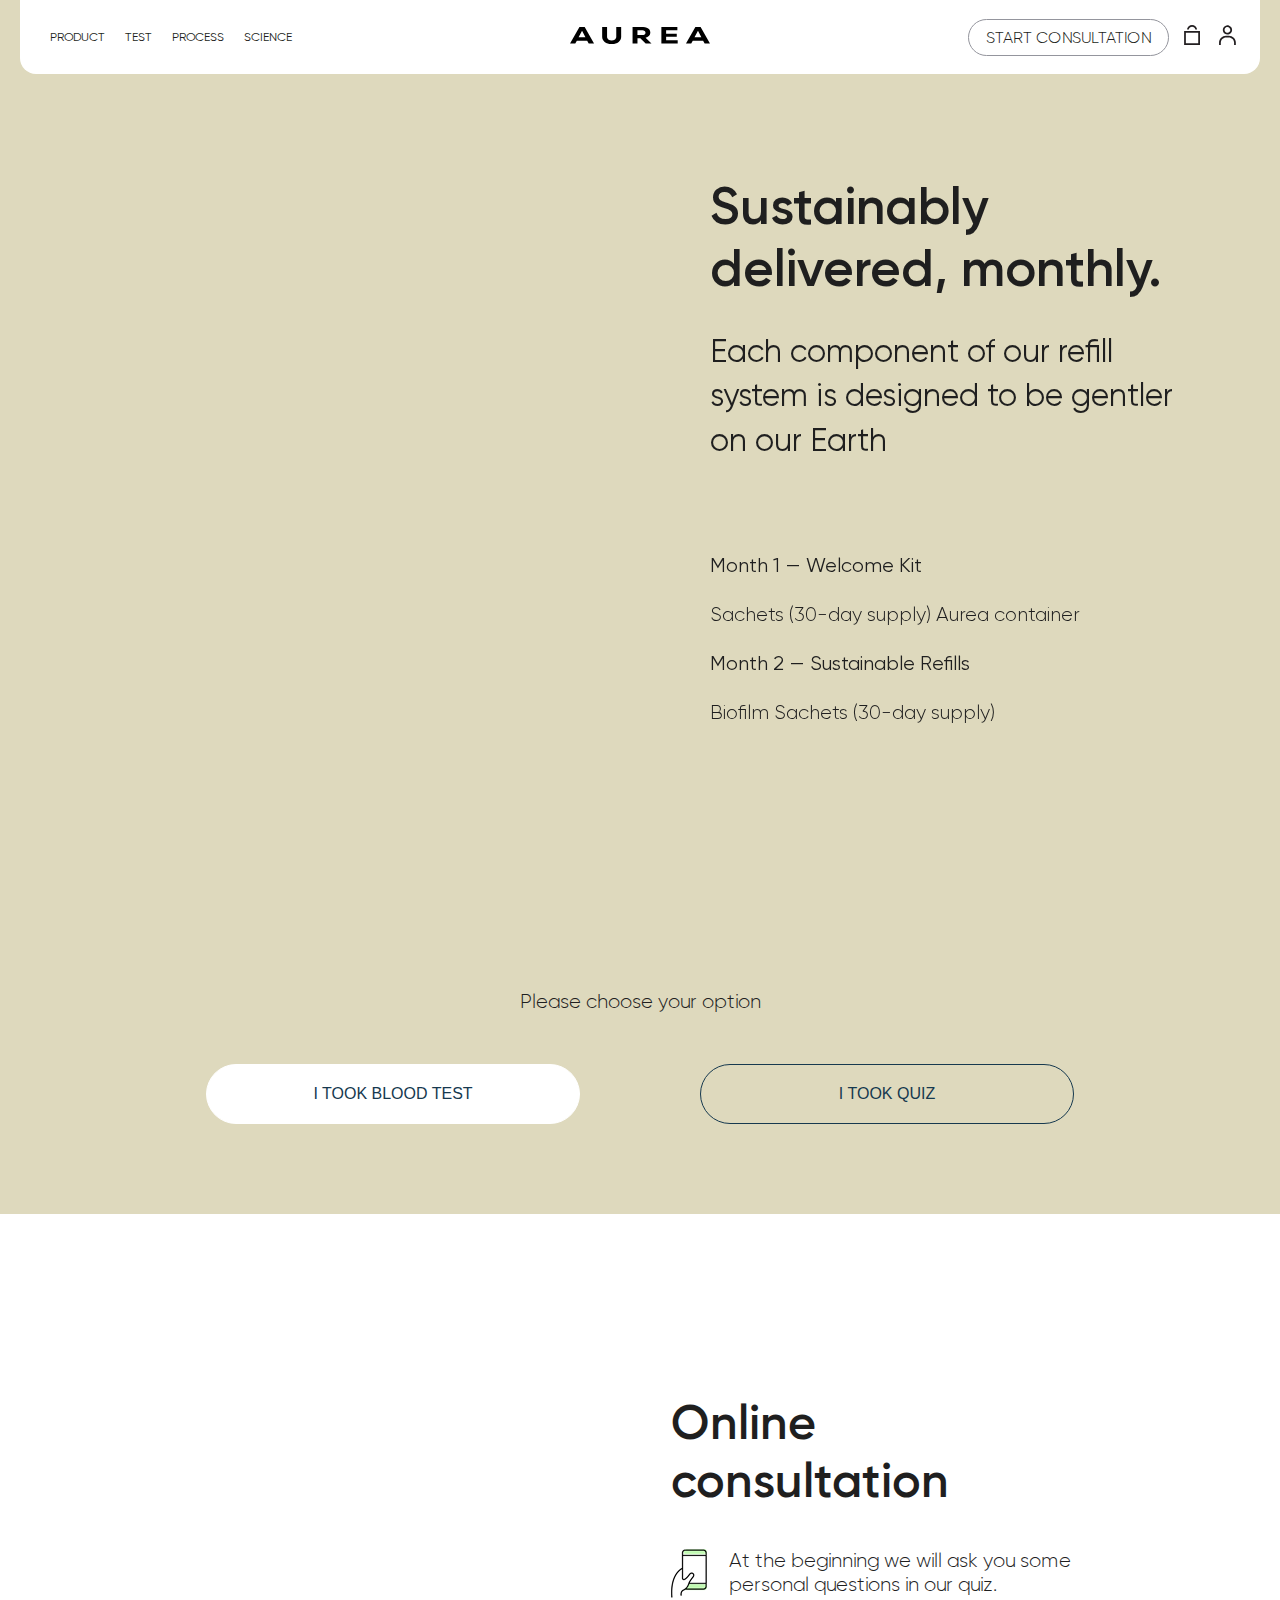
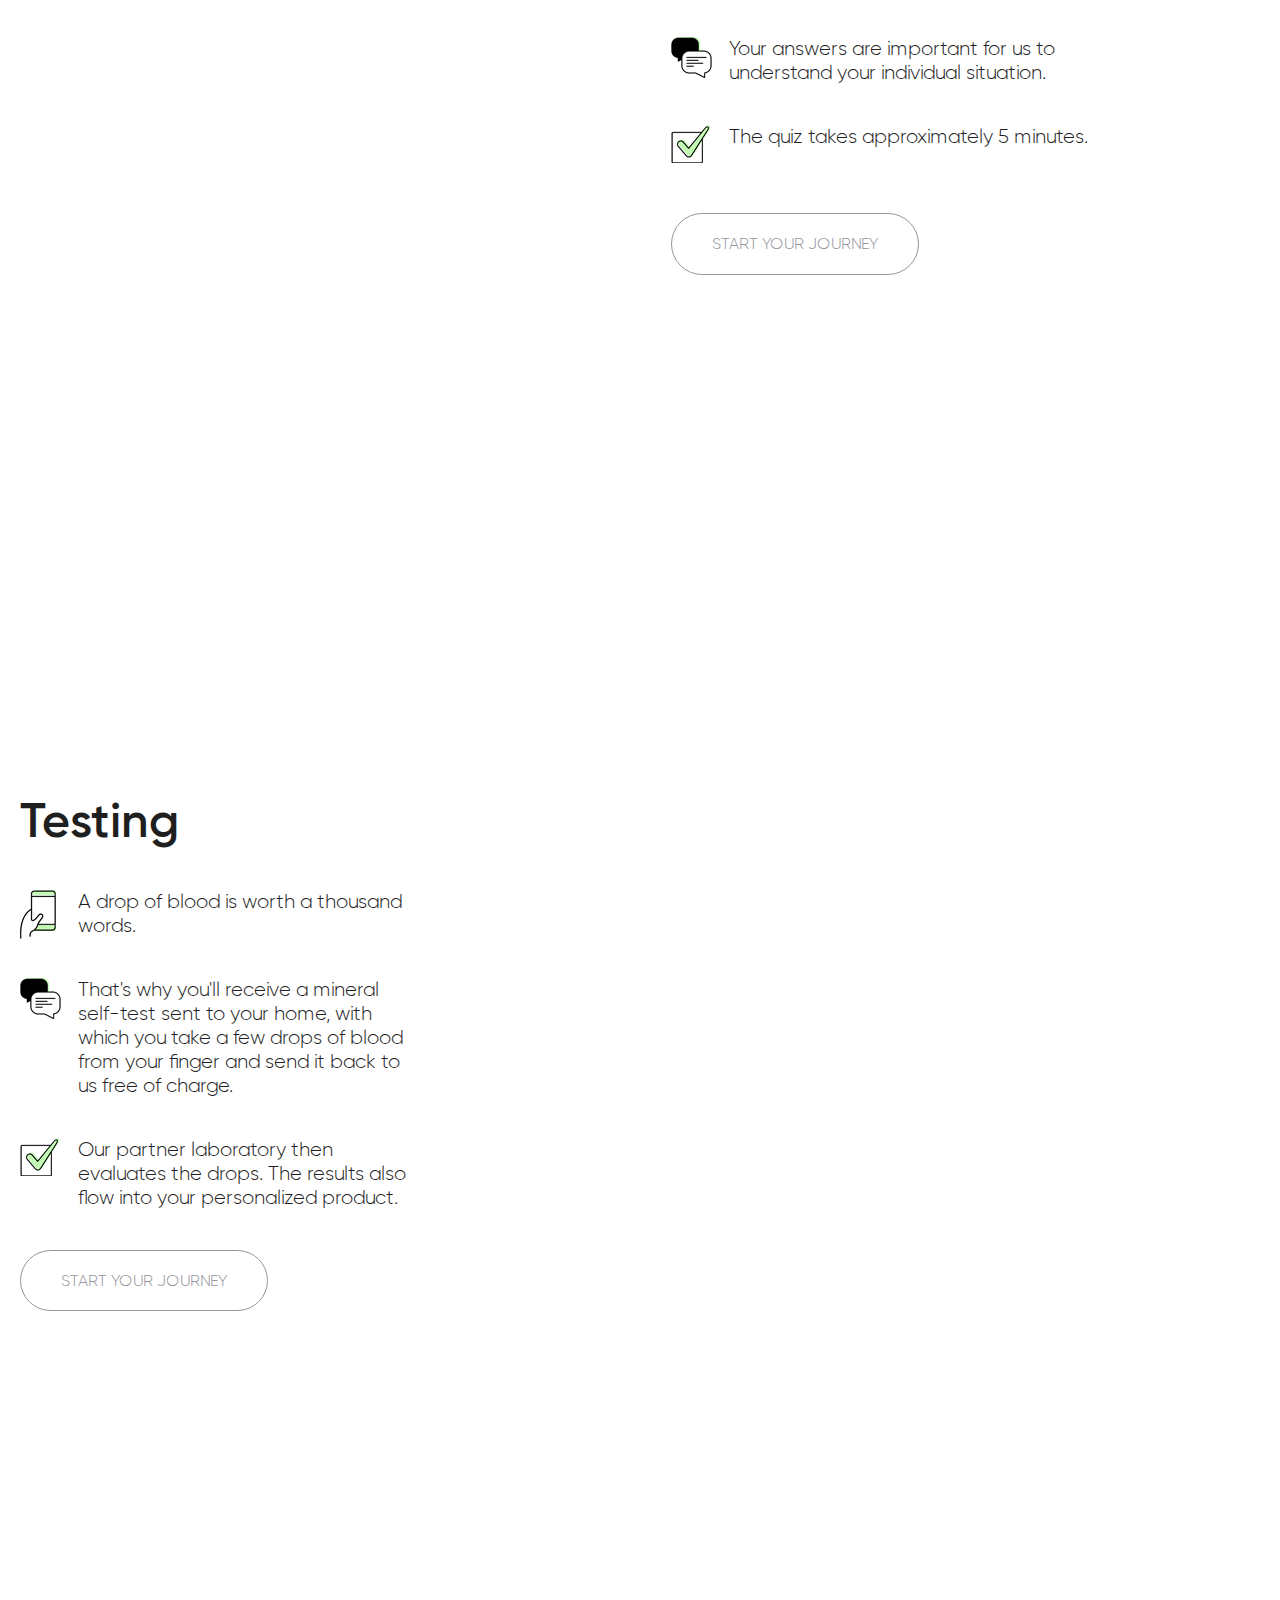
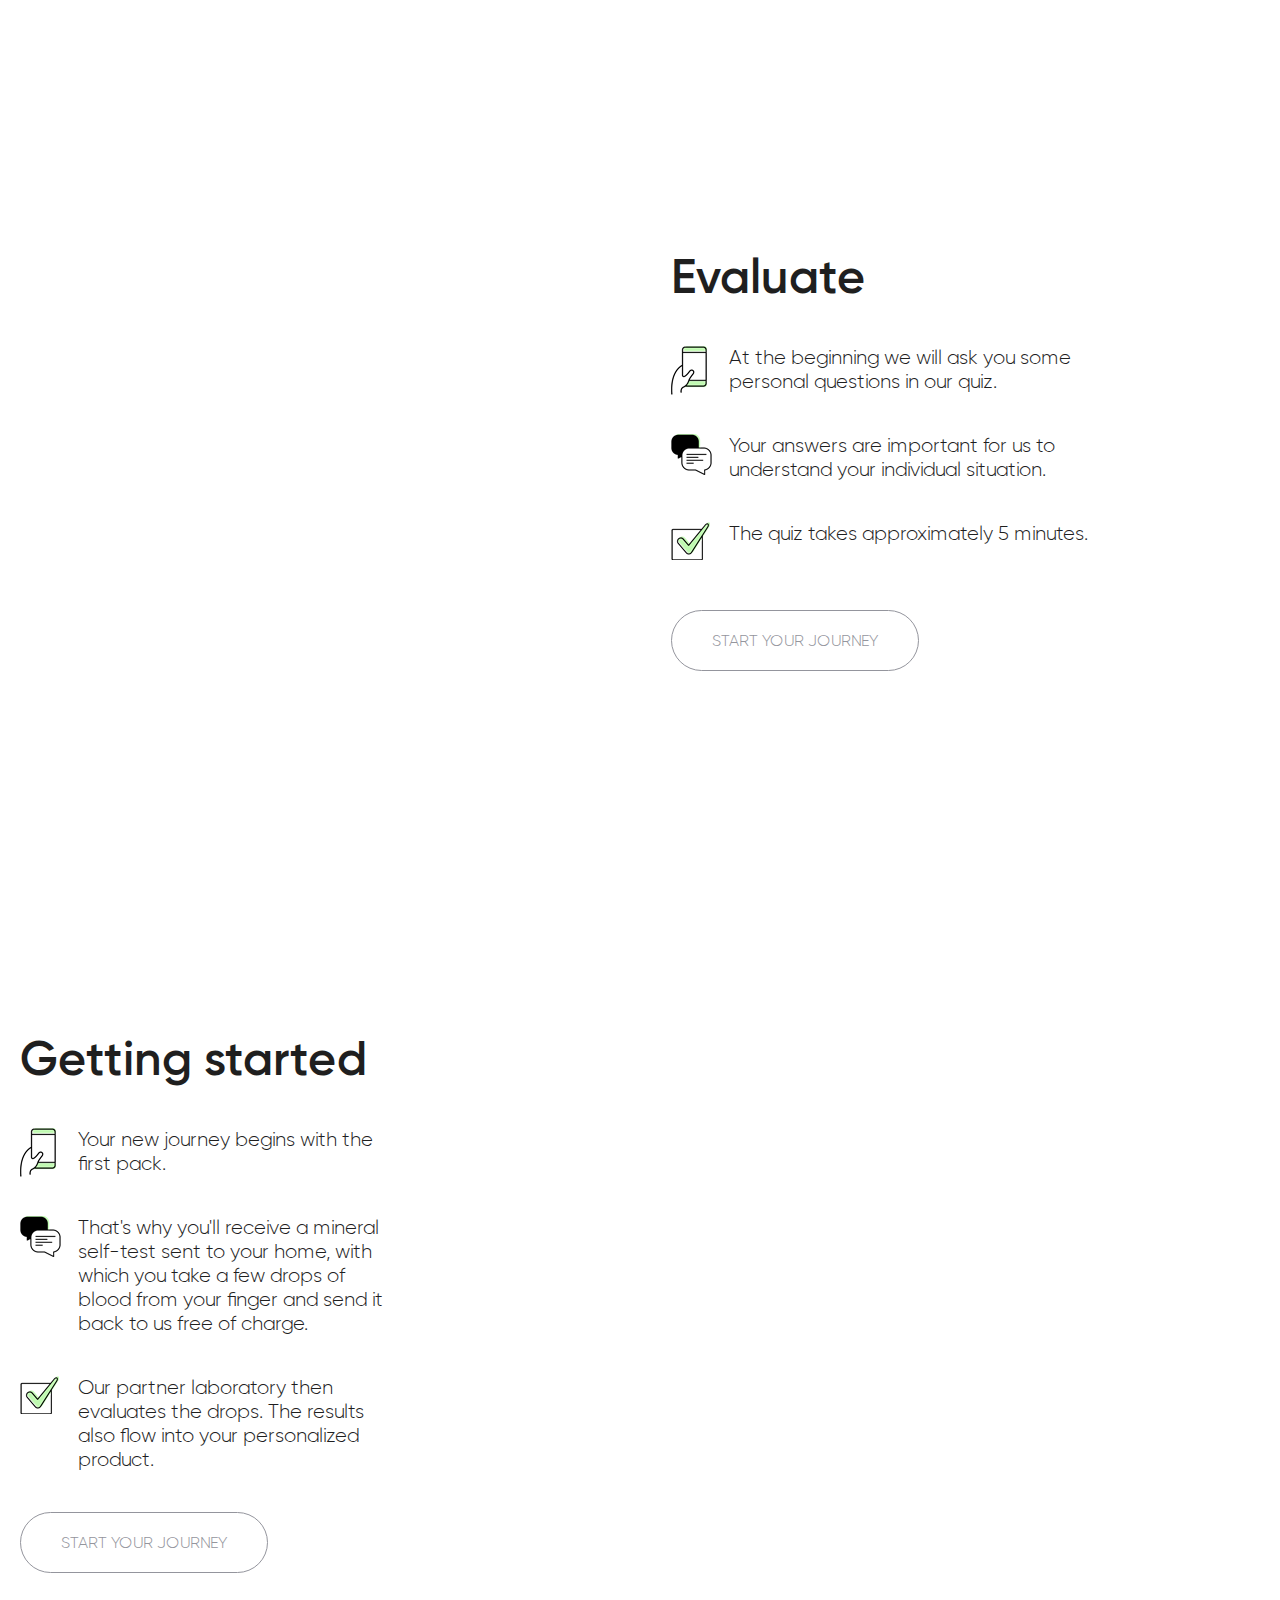
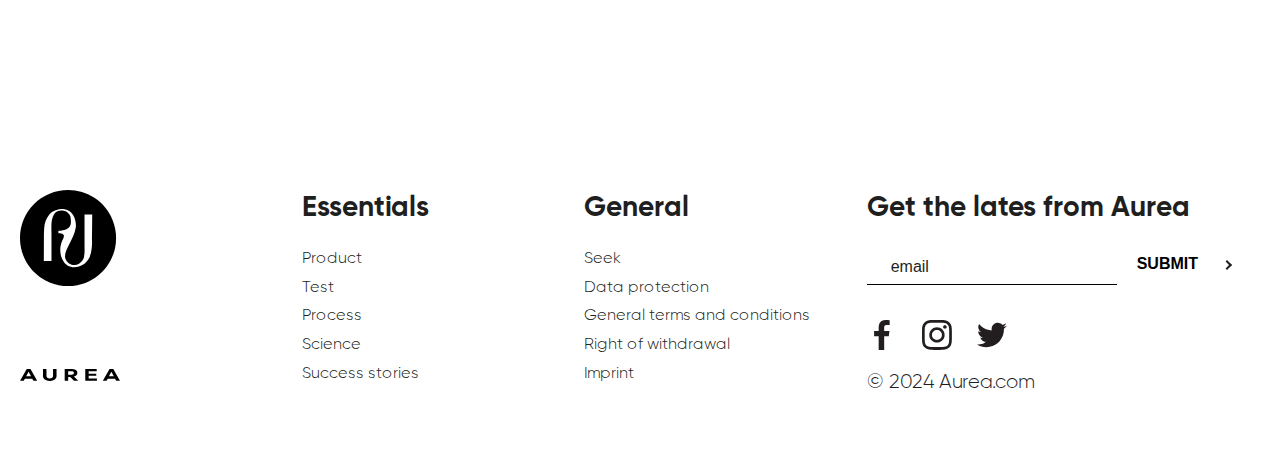
<file: process.html>
<!DOCTYPE html>
<html lang="en">
  <head>
    <meta charset="UTF-8" />
    <meta http-equiv="X-UA-Compatible" content="IE=edge" />
    <meta name="viewport" content="width=device-width, initial-scale=1.0" />
    <title>AUREA - Process</title>
    <link rel="stylesheet" href="https://cdn.jsdelivr.net/npm/swiper@11/swiper-bundle.min.css" />
    <link href="https://unpkg.com/aos@2.3.1/dist/aos.css" rel="stylesheet">
    <script src="https://unpkg.com/aos@2.3.1/dist/aos.js"></script>
    <link rel="stylesheet" href="./assets/fonts/Gilroy/stylesheet.css">
    <link rel="stylesheet" href="./assets/css/global.css" />
    <link rel="stylesheet" href="./assets/css/index.css" />
    <script src="https://cdnjs.cloudflare.com/ajax/libs/gsap/3.12.4/gsap.min.js" integrity="sha512-EZI2cBcGPnmR89wTgVnN3602Yyi7muWo8y1B3a8WmIv1J9tYG+udH4LvmYjLiGp37yHB7FfaPBo8ly178m9g4Q==" crossorigin="anonymous" referrerpolicy="no-referrer"></script>
    <script src="./assets/js/modules/ScrollTrigger.js"></script>
    <script src="https://cdn.jsdelivr.net/npm/swiper@11/swiper-bundle.min.js"></script>
    <script src="./assets/js/script.js" defer></script>

    <style>
      .banner_bg{
        height: 100vh;
        object-position: left center;
        object-fit: contain;
      }
    </style>

  </head>
  <body>
    <header class="header_wrapepr">
      <div class="container header_container">
        <div class="header_inner">
          <nav class="header_col header_menu">
            <ul class="header_menu_list">
              <li class="header_menu_item">
                <a href="/product.html" class="header_menu_item_link">
                  Product
                </a>
                <ul>
                  <li>
                    <a href="#">aaa</a>
                    <ul>
                      <li>
                        <a href="">aaa</a>

                      </li> 
                    </ul>
                  </li>
                  <li>
                    <a href="">aaa</a>
                    <ul>
                      <li>
                        <a href="">aaa</a>
                        <ul>
                          <li>
                            <a href="">aaa23214124142141242141241</a>
                          </li> 
                          <li>
                            <a href="">aa2a</a>
                          </li> 
                        </ul>
                      </li> 
                      <li>
                        <a href="">aa2a</a>
                      </li> 
                    </ul>
                  </li>
                </ul>
              </li>
              <li class="header_menu_item">
                <a href="/test.html" class="header_menu_item_link">
                  Test
                </a>
              </li>
              <li class="header_menu_item">
                <a href="/process.html" class="header_menu_item_link">
                  Process
                </a>
              </li>
              <li class="header_menu_item">
                <a href="/science.html" class="header_menu_item_link">
                  Science
                </a>
              </li>
            </ul>
          </nav>
          <div class="header_col header_logo">
            <a href="/" class="header_logo_link">
              <img src="./assets/svg/logo2.svg" alt="logo">
            </a>
          </div>
          <div class="header_col header_adds">
            <a href="#" class="btn-style-1 header_adds_btn">
              Start consultation
            </a>
            <a class="header_menu_item_link header_adds_link" href="#">
              <img src="./assets/img/Cart.svg" alt="Cart icon">
            </a>
            <a class="header_menu_item_link header_adds_link" href="#">
              <img src="./assets/img/Profile.svg" alt="Profile icon">
            </a>
          </div>
        </div>
      </div>
    </header>
    <main>
        <section id="Banner">
            <div class="banner_wrapper" style="--bg-color:#DED9BD;--mobile-bg-color:#DED9BD;">
              <!-- <div class="banner_bg fixed_img" alt=""> </div> -->
                <div class="reveal parallax">
                    <img class="banner_bg" src="./assets/img/Process page/Banner/process-banner.png" alt="" />
                </div>

                <div class="banner_inner">
                    <div class="banner_content" style="--mobile-margin: 0 0 0 30px">
                        <article class="product" data-aos="fade-up"
                        data-aos-anchor-placement="center-bottom">
                          <h1 class="product_title">
                            Sustainably delivered, monthly.
                          </h1>
                          <h2 class="product_undertitle" >
                            Each component of our refill system is designed to be gentler on our Earth
                          </h2>
                          <ul class="product_list">
                            <li><b>Month 1 — Welcome Kit</b></li>
                            <li>Sachets (30-day supply) Aurea container</li>
                            <li><b>Month 2 — Sustainable Refills</b></li>
                            <li>Biofilm Sachets (30-day supply)</li>
                          </ul>
                        </article>
                    </div>
                </div>
                <div class="banner_bottom" >
                    <p>
                        Please choose your option
                    </p>
                    <div class="banner_bottom_btn-wrap">
                        <button class=" btn-style-1 banner_bottom_btn" style="--padding:20px 65px">
                            I TOOK BLOOD TEST
                        </button>
                        <button class="btn-style-1 banner_bottom_btn" style="--padding:20px 65px" >
                            I TOOK QUIZ
                        </button>
                    </div>
                </div>
            </div>
            
        </section>
        <section id="online-consultation" class="text-img_section">
          <div class="container text-img_container" style="--max-width:433px">
            <div class="text-img_row">
              <div class="col left img_col">

                  <div class="reveal ">
                    <img src="./assets/img/Process page/phone1.png" 
                      alt="txt-img" 
                      class="img"
                      style="--max-size:640px"
                    >
                  </div>
                
                <span class="text-img_img-undertitle"></span>
              </div>
              <div class="col">
                <div class="text-img_content" style="--mobile-margin: 0 0 0 30px">
                  <h2>
                    Online consultation
                  </h2>
                  <ul>
                    <li style="--list-content:url('[data-uri]');" >At the beginning we will ask you some personal questions in our quiz. </li>
                    <li style="--list-content:url('[data-uri]')">Your answers are important for us to understand your individual situation. </li>
                    <li style="--list-content:url('[data-uri]')">The quiz takes approximately 5 minutes.</li>
                  </ul>
                  <a href="#" class="btn-style-1 btn" style="--padding:20px 40px">
                    Start your journey
                  </a>
                </div>
              </div>
            </div>
          </div>
        </section>
        <section id="testing" class="text-img_section">
          <div class="container text-img_container" style="--max-width:400px">
            <div class="text-img_row">
              <div class="col img_col">
                <!-- <img src="./assets/img/GroupImg.png" 
                  alt="txt-img" 
                  class="img"
                > -->
                <div class="reveal">
                  <img src="./assets/img/GroupImg.png" alt="" />
              </div>
                <span class="text-img_img-undertitle"></span>
              </div>
              <div class="col left">
                <div class="text-img_content" style="--mobile-margin: 0 0 0 30px">
                  <h2>
                    Testing
                  </h2>
                  <ul>
                    <li style="--list-content:url('[data-uri]');">
                      A drop of blood is worth a thousand words.
                    </li>
                    <li style="--list-content:url('[data-uri]')">That's why you'll receive a mineral self-test sent to your home, with which you take a few drops of blood from your finger and send it back to us free of charge.</li>
                    <li style="--list-content:url('[data-uri]')">
                      Our partner laboratory then evaluates the drops. The results also flow into your personalized product.</li>
                  </ul>
                  <a href="#" class="btn-style-1 btn" style="--padding:20px 40px">
                    Start your journey
                  </a>
                </div>
              </div>
            </div>
          </div>
        </section>
        <section id="evaluate" class="text-img_section">
          <div class="container text-img_container" style="--max-width:420px" >
            <div class="text-img_row">
              <div class="col left img_col">


                  <div class="reveal ">
                    <img src="./assets/img/Process page/blank.png" 
                      alt="txt-img" 
                      class="img"
                      style="--max-size:640px"
                    >

                  </div>
                
                <span class="text-img_img-undertitle"></span>
              </div>
              <div class="col">
                <div class="text-img_content" style="--mobile-margin: 0 0 0 30px">
                  <h2>
                    Evaluate
                  </h2>
                  <ul>
                    <li style="--list-content:url('[data-uri]');" src="./assets/img/GroupImg.png">
                      At the beginning we will ask you some personal questions in our quiz.
                    </li>
                    <li style="--list-content:url('[data-uri]')">
                      Your answers are important for us to understand your individual situation. 
                    </li>
                    <li style="--list-content:url('[data-uri]')">
                      The quiz takes approximately 5 minutes.
                    </li>
                  </ul>
                  <a href="#" class="btn-style-1 btn" style="--padding:20px 40px">
                    Start your journey
                  </a>
                </div>
              </div>
            </div>
          </div>
        </section>
        <section id="getting-started" class="text-img_section">
          <div class="container text-img_container" style="--max-width:380px">
            <div class="text-img_row">
              <div class="col img_col">
                <div class="reveal">
                  <img src="./assets/img/Process page/process-container.png" alt="" />
              </div>
                <span class="text-img_img-undertitle"></span>
              </div>
              <div class="col left">
                <div class="text-img_content" style="--mobile-margin: 0 0 0 30px">
                  <h2>
                    Getting started
                  </h2>
                  <ul>
                    <li style="--list-content:url('[data-uri]');">
                      Your new journey begins with the first pack.
                    </li>
                    <li style="--list-content:url('[data-uri]')">
                      That's why you'll receive a mineral self-test sent to your home, with which you take a few drops of blood from your finger and send it back to us free of charge. 
                    </li>
                    <li style="--list-content:url('[data-uri]')">
                      Our partner laboratory then evaluates the drops. The results also flow into your personalized product.
                    </li>
                  </ul>
                  <a href="#" class="btn-style-1 btn" style="--padding:20px 40px">
                    Start your journey
                  </a>
                </div>
              </div>
            </div>
          </div>
        </section>
    </main>
    <footer>
        <div class="container footer_container">
          <div class="footer_col">
            <a href="#" class="footer_common_logo">
              <img src="./assets/svg/logo.svg" alt="">
            </a>
            <a href="#" class="footer_secondary_logo">
              <img src="./assets/svg/logo2.svg" alt="">
            </a>
          </div>
          <div class="footer_col">
            <h4 class="footer_col_title">
              Essentials
            </h4>
            <ul class="footer_nav footer_nav_1">
              <li><a href="#">Product</a></li>
              <li><a href="#">Test</a></li>
              <li><a href="#">Process</a></li>
              <li><a href="#">Science</a></li>
              <li><a href="#">Success stories</a></li>
            </ul>
          </div>
          <div class="footer_col">
            <h4 class="footer_col_title">
              General
            </h4>
            <ul class="footer_nav footer_nav_2">
              <li><a href="#">Seek</a></li>
              <li><a href="#">Data protection</a></li>
              <li><a href="#">General terms and conditions</a></li>
              <li><a href="#">Right of withdrawal</a></li>
              <li><a href="#">Imprint</a></li>
            </ul>
          </div>
          <div class="footer_col">
            <h4 class="footer_col_title">
              Get the lates from Aurea
            </h4>
            <form class="footer_contactform" action="#">
              <div class="">
              </div>
              <div class="footer_contactform-item">
                <input type="email" id="email" autocomplete="off" required>
                <label for="email">email</label>
              </div>
             
              <button class="footer_form_btn">
                submit
              </button>
            </form>
            <ul class="footer_socials_nav">
              <li><a href="#">
                <img src="./assets/svg/facebook.svg" alt="facebook icon">
              </a></li>
              <li><a href="#">
                <img src="./assets/svg/instagram.svg" alt="instagram icon">
              </a></li>
              <li><a href="#">
                <img src="./assets/svg/twitter.svg" alt="twitter icon">
              </a></li>
            </ul>
            <p>
              © 2024 Aurea.com
            </p>
          </div>
        </div>

      </div>
    </footer>
    
  </body>
  <script>
    AOS.init({
      once: true,
    });
  </script>
</html>
</file>
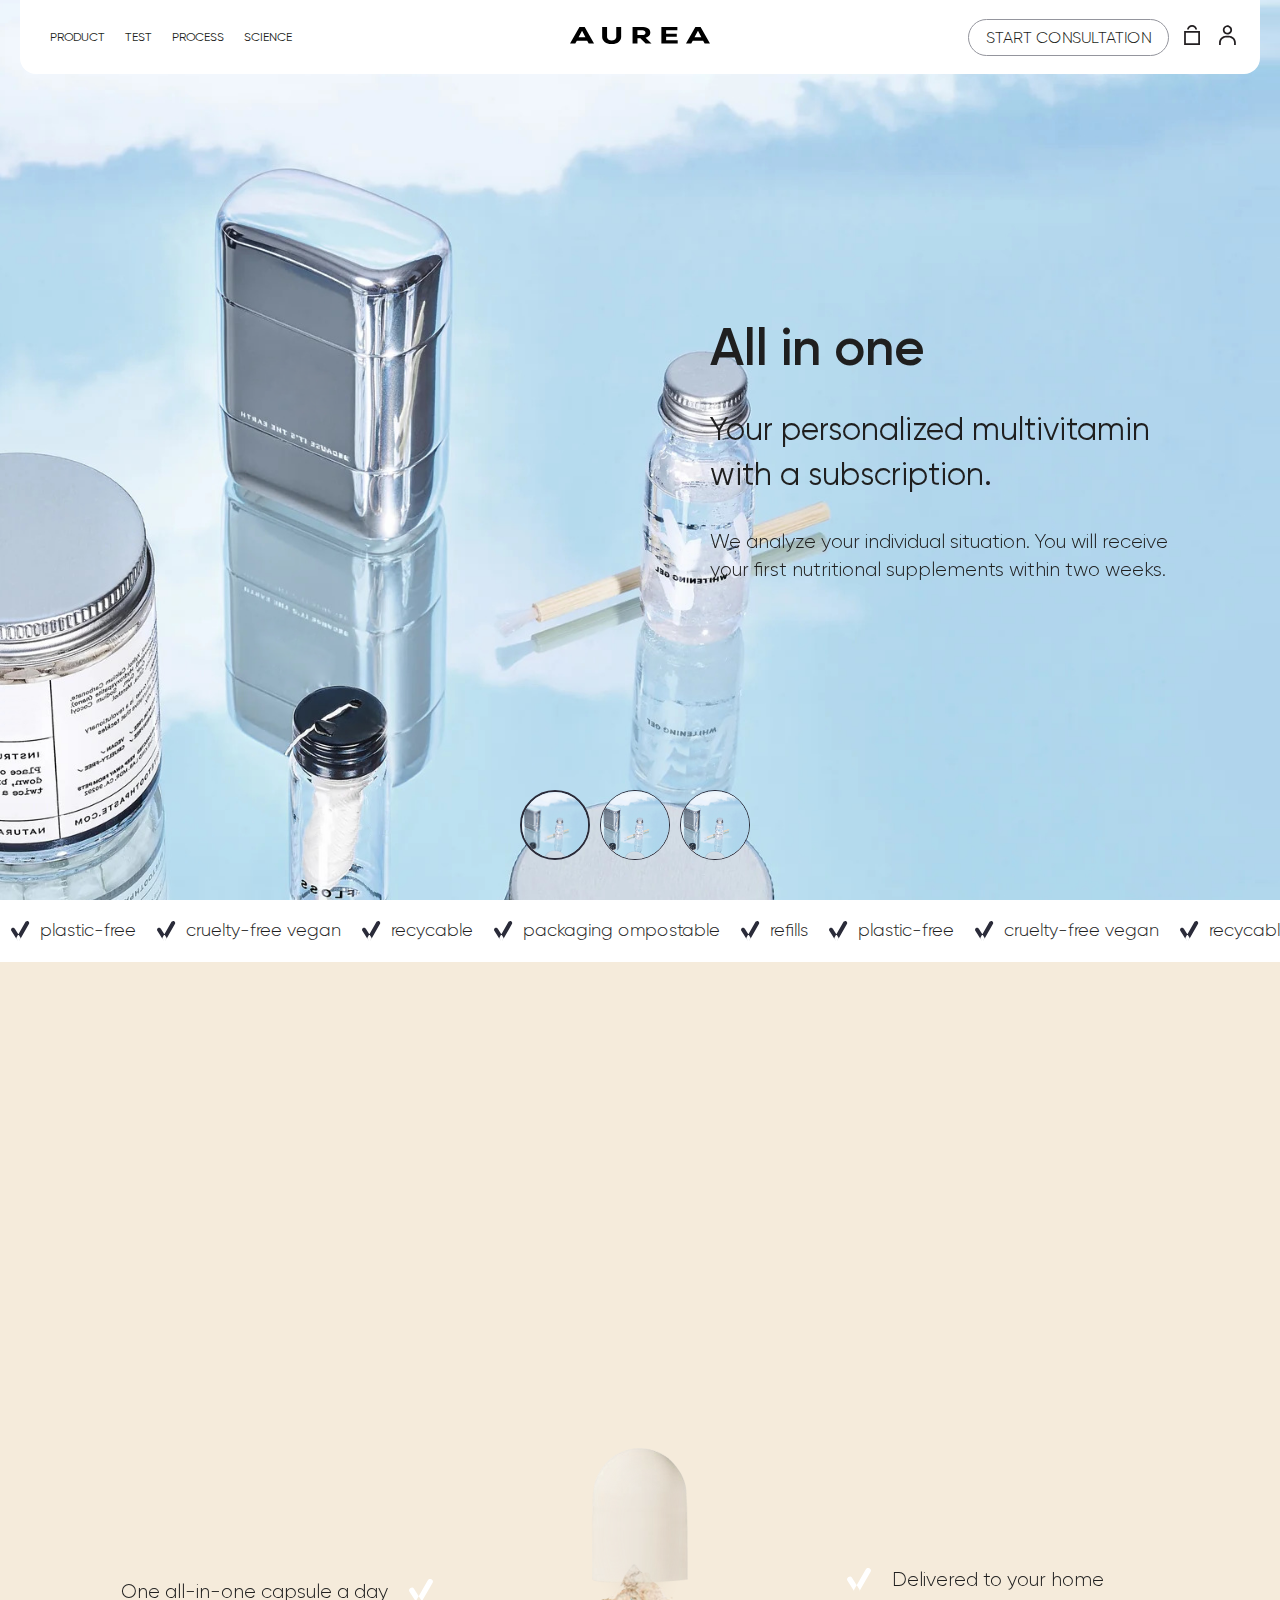
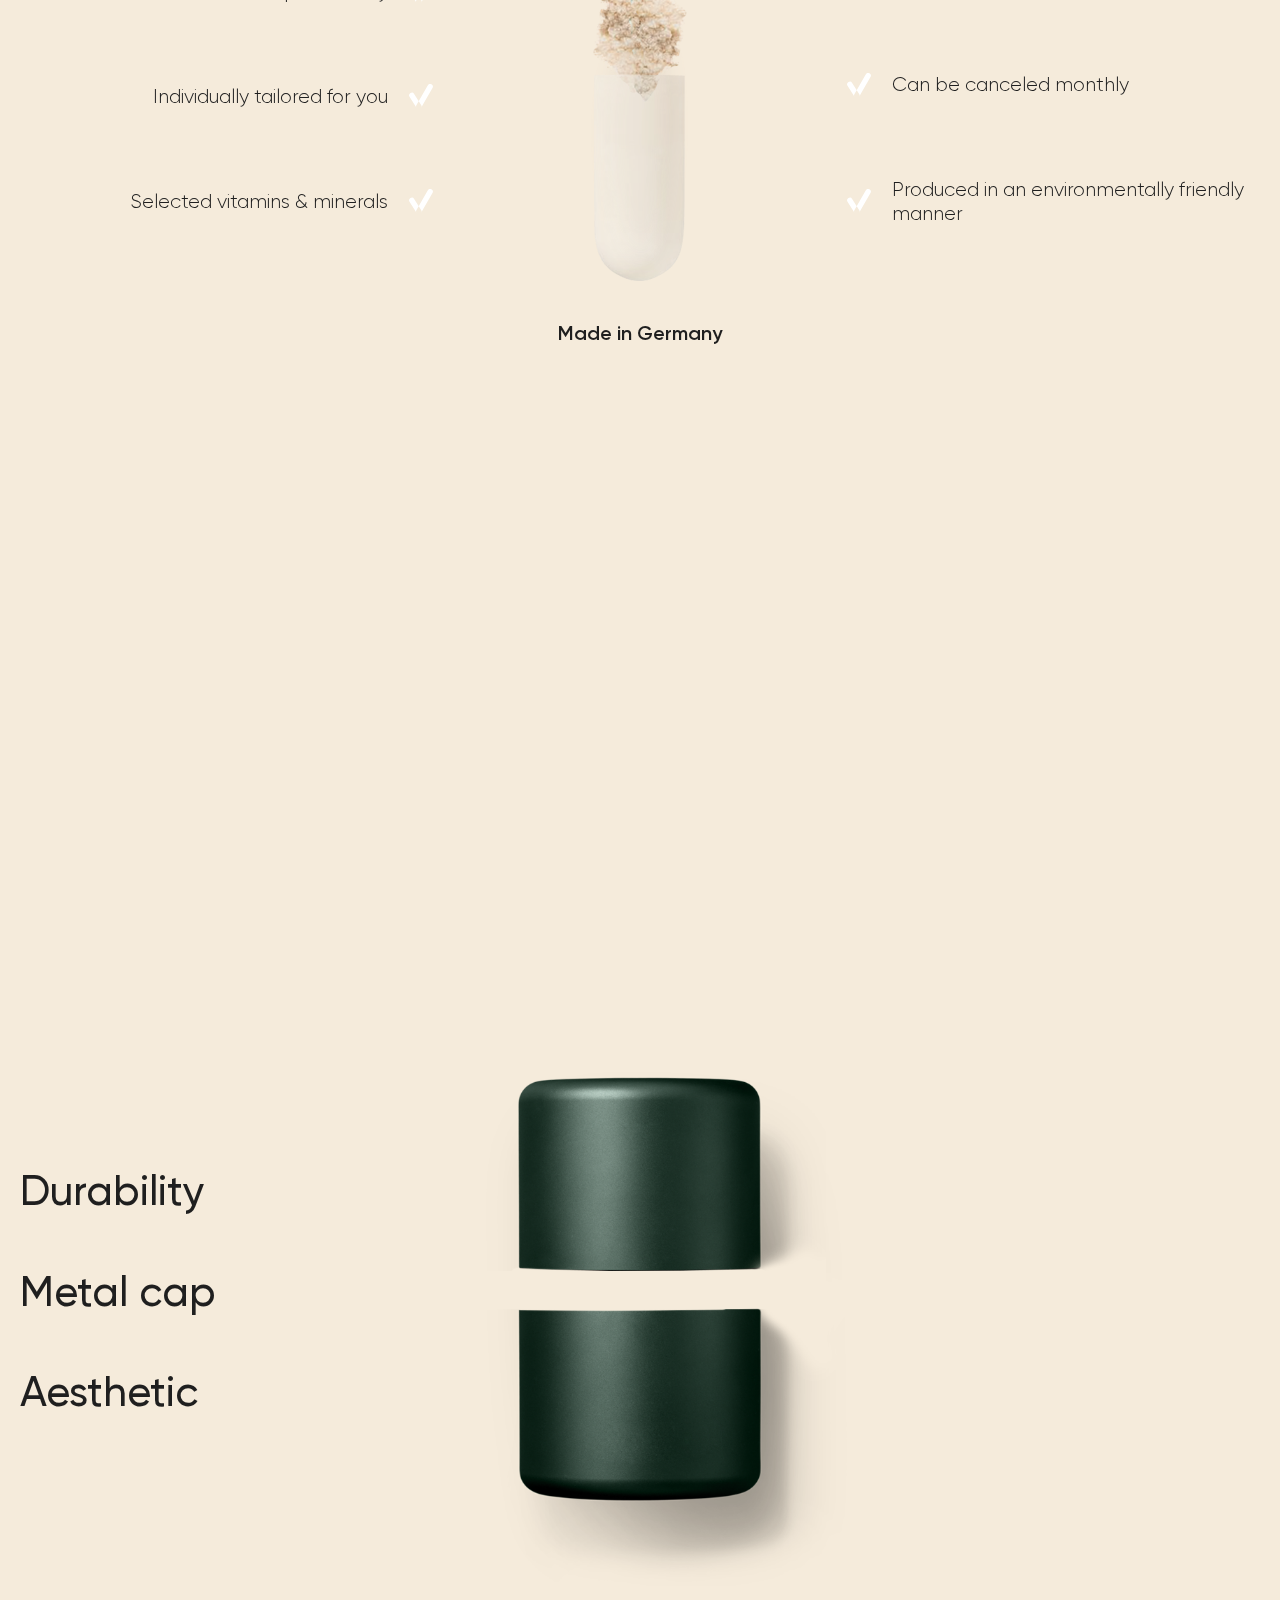
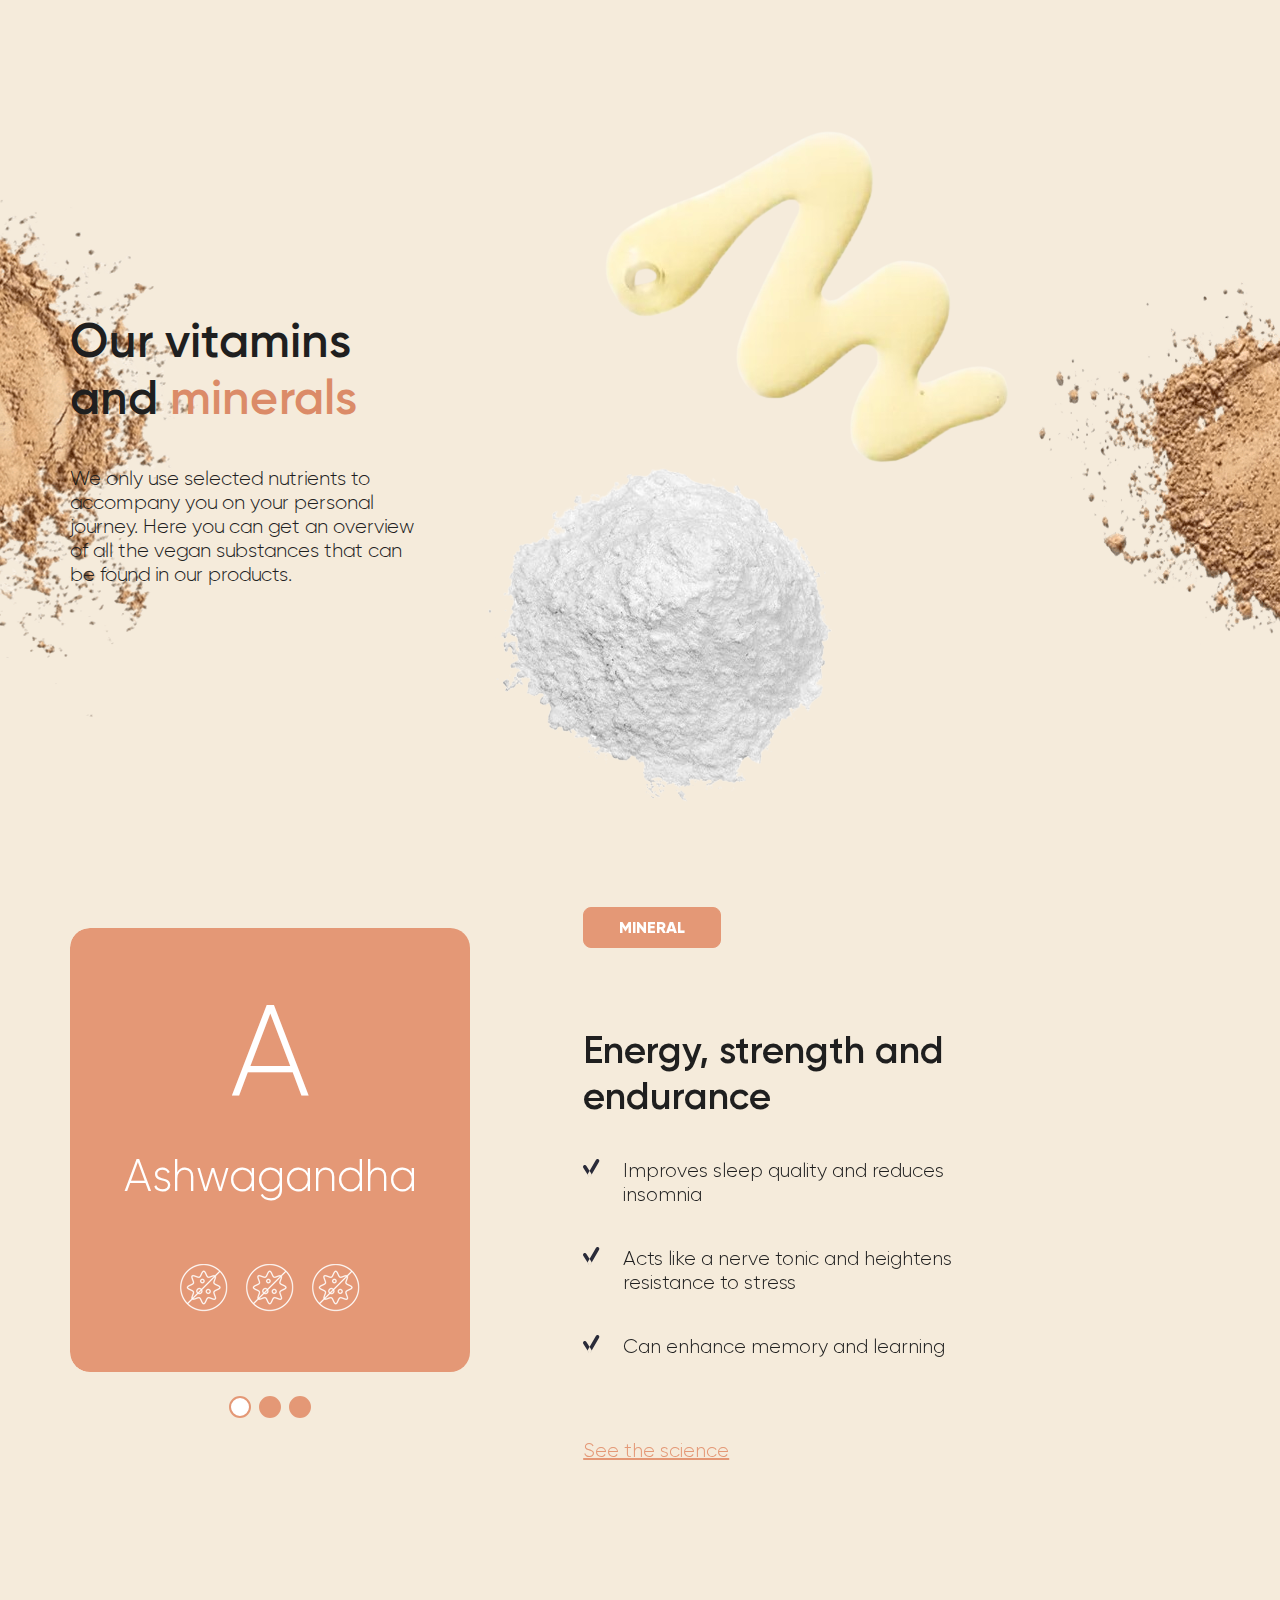
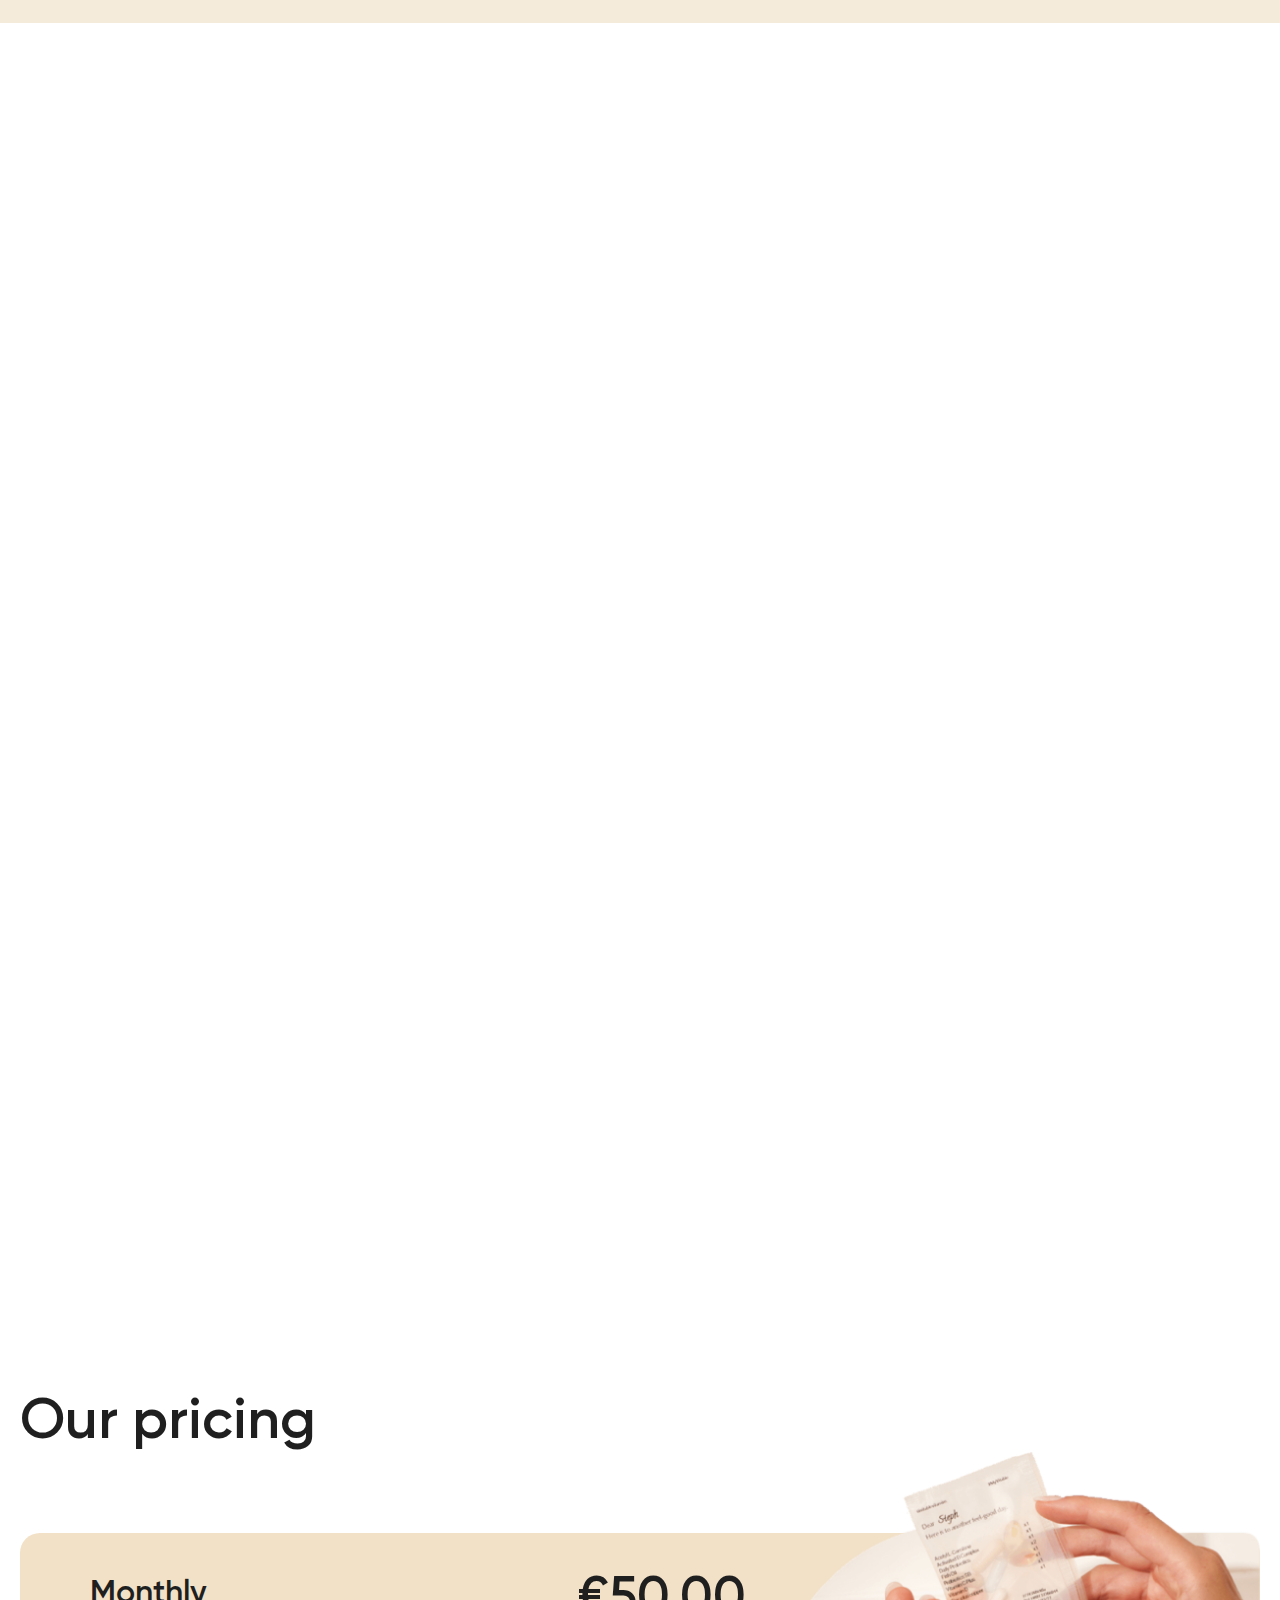
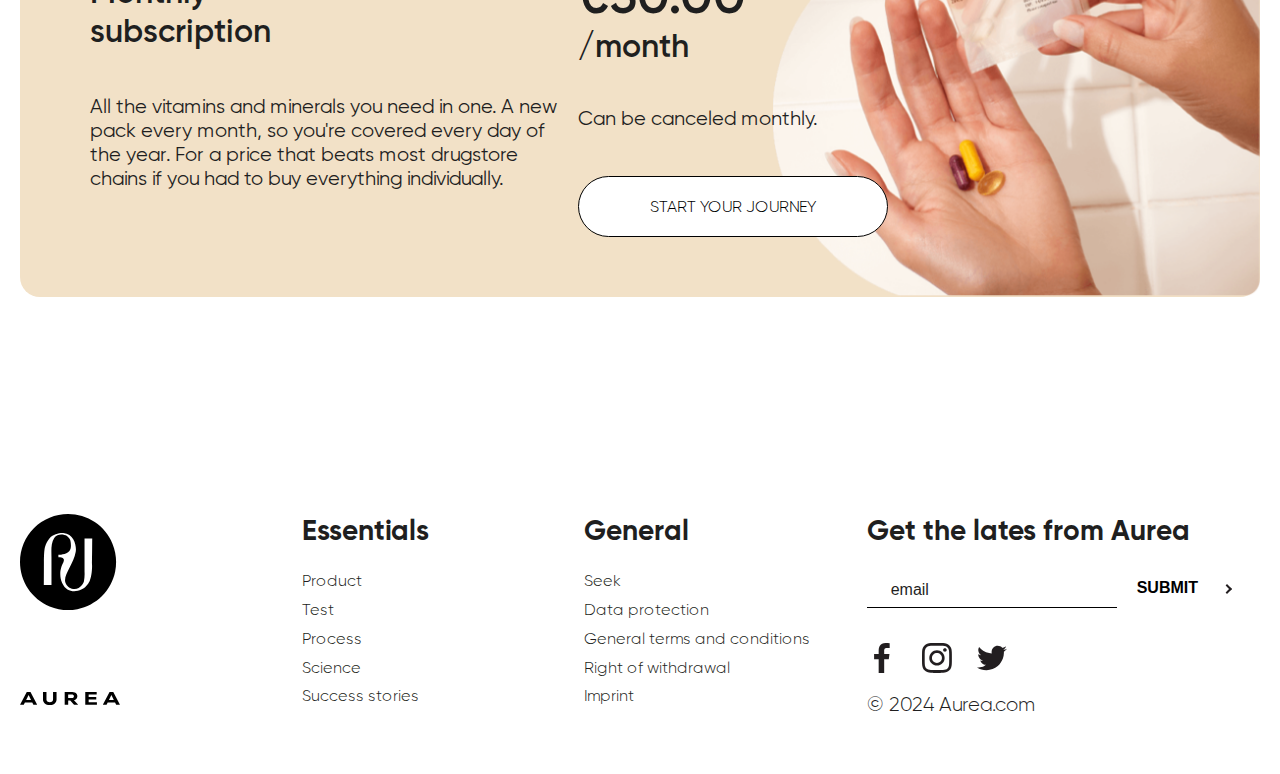
<file: product.html>
<!DOCTYPE html>
<html lang="en">
  <head>
    <meta charset="UTF-8" />
    <meta http-equiv="X-UA-Compatible" content="IE=edge" />
    <meta name="viewport" content="width=device-width, initial-scale=1.0" />
    <title>AUREA - Product</title>
    <link rel="stylesheet" href="https://cdn.jsdelivr.net/npm/swiper@11/swiper-bundle.min.css" />
    <link href="https://unpkg.com/aos@2.3.1/dist/aos.css" rel="stylesheet">
    <script src="https://unpkg.com/aos@2.3.1/dist/aos.js"></script>
    <link rel="stylesheet" href="./assets/fonts/Gilroy/stylesheet.css">
    <link rel="stylesheet" href="./assets/css/global.css" />
    <link rel="stylesheet" href="./assets/css/index.css" />
    <script src="https://cdnjs.cloudflare.com/ajax/libs/gsap/3.12.4/gsap.min.js" integrity="sha512-EZI2cBcGPnmR89wTgVnN3602Yyi7muWo8y1B3a8WmIv1J9tYG+udH4LvmYjLiGp37yHB7FfaPBo8ly178m9g4Q==" crossorigin="anonymous" referrerpolicy="no-referrer"></script>
    <script src="./assets/js/modules/ScrollTrigger.js"></script>
    <script src="https://cdn.jsdelivr.net/npm/swiper@11/swiper-bundle.min.js"></script>
    <script src="./assets/js/script.js" defer></script>
  </head>

  <style>
    .swiper3 .swiper-slide img{
      width: 100%;
      height: 100%;
      object-fit: cover;
    }
    .swiper3 .swiper-slide{
      border:1px solid #2a2b39;
      border-radius: 100%;
    }

    .swiper3 .swiper-slide.swiper-slide-thumb-active{
      border:2px solid #2a2b39;
      /* border-color:black */
    }


    .swiper3{
      z-index: 1000 ;position: absolute; max-width: 100%; left:50%; transform: translateX(-50%); bottom: 40px; text-align: center; 
    }

    .sliders-wrapper{
        position: absolute;
        height: 100dvh;
        top: 0%;
        left: 0;
        width: 100%;
    }

    .mySwiper2{
      position: relative; height: 100%; width: 100%; z-index: 1;
    }

    .swiper3 .swiper-slide{
      cursor: pointer;
      width:70px; height: 70px
    }


    @media screen and (max-width:768px) {
        .sliders-wrapper{
          position: relative;
          min-height: 600px;
          height: 70dvh;
        }

        .swiper3{
          bottom: 20px;
        }

        .swiper3 .swiper-slide img{
          display: none;
        }

        .swiper3 .swiper-slide{
          width: 20px;
          height: 20px;
          border-color: white!important;
          background-color: white;
          border-width: 2px!important;
        }
        .swiper3 .swiper-slide.swiper-slide-thumb-active{
          background-color: transparent;
        }
    }

  </style>
  <body >
    <header class="header_wrapepr">
        <div class="container header_container">
          <div class="header_inner">
            <nav class="header_col header_menu">
              <ul class="header_menu_list">
                <li class="header_menu_item">
                  <a href="/product.html" class="header_menu_item_link">
                    Product
                  </a>
                  <ul>
                    <li>
                      <a href="#">aaa</a>
                      <ul>
                        <li>
                          <a href="">aaa</a>
  
                        </li> 
                      </ul>
                    </li>
                    <li>
                      <a href="">aaa</a>
                      <ul>
                        <li>
                          <a href="">aaa</a>
                          <ul>
                            <li>
                              <a href="">aaa23214124142141242141241</a>
                            </li> 
                            <li>
                              <a href="">aa2a</a>
                            </li> 
                          </ul>
                        </li> 
                        <li>
                          <a href="">aa2a</a>
                        </li> 
                      </ul>
                    </li>
                  </ul>
                </li>
                <li class="header_menu_item">
                  <a href="/test.html" class="header_menu_item_link">
                    Test
                  </a>
                </li>
                <li class="header_menu_item">
                  <a href="/process.html" class="header_menu_item_link">
                    Process
                  </a>
                </li>
                <li class="header_menu_item">
                  <a href="/science.html" class="header_menu_item_link">
                    Science
                  </a>
                </li>
              </ul>
            </nav>
            <div class="header_col header_logo">
              <a href="/" class="header_logo_link">
                <img src="./assets/svg/logo2.svg" alt="logo">
              </a>
            </div>
            <div class="header_col header_adds">
              <a href="#" class="btn-style-1 header_adds_btn">
                Start consultation
              </a>
              <a class="header_menu_item_link header_adds_link" href="#">
                <img src="./assets/img/Cart.svg" alt="Cart icon">
              </a>
              <a class="header_menu_item_link header_adds_link" href="#">
                <img src="./assets/img/Profile.svg" alt="Profile icon">
              </a>
            </div>
          </div>
        </div>
    </header>
    <main style="overflow:hidden">
        <section id="Banner">
            <div class="banner_wrapper" style="--bg-color:#B8D4EA;--mobile-bg-color:#F5EBDB;position: relative; ">
              <!-- <div class="banner_bg fixed_img" alt=""> </div> -->
                <!-- <div class="reveal parallax">
                    <img class="banner_bg" src="./assets/img/Product/Rectangle1.png" alt="" />
                </div> -->
                <div class="sliders-wrapper">
                  <div class="mySwiper2" >
                    <div class="swiper-wrapper">
                      <div class="swiper-slide">
                        <img class="banner_bg" src="./assets/img/Product/Rectangle1.png" alt="" />
                      </div>
                      <div class="swiper-slide">
                        <img class="banner_bg" src="./assets/img/Product/Rectangle1.png" alt="" />
                      </div>
                      <div class="swiper-slide">
                        <img class="banner_bg" src="./assets/img/Product/Rectangle1.png" alt="" />
                      </div>
                    </div>
                    <!-- <div class="swiper-pagination3" style="z-index: 1000 ;position: absolute; width: 100%; bottom: 8px; text-align: center; "></div> -->
                  </div>
                  <div class="swiper3" >
                    <div class="swiper-wrapper">
                      <div class="swiper-slide" >
                        <img src="./assets/img/Product/Rectangle1.png" alt="" />
                      </div>
                      <div class="swiper-slide"  >
                        <img src="./assets/img/Product/Rectangle1.png" alt="" />
                      </div>
                      <div class="swiper-slide" >
                        <img  src="./assets/img/Product/Rectangle1.png" alt="" />
                      </div>
                    </div>
                    <!-- <div class="swiper-pagination3" style="z-index: 1000 ;position: absolute; width: 100%; bottom: 8; text-align: center; "></div> -->
                  </div>
                </div>
                <!-- <div class="swiper-pagination"></div> -->

                <div class="banner_inner" style="position: relative; z-index: 2; pointer-events: none;">
                    <div class="banner_content" style="--mobile-margin: 0 0 0 30px">
                        <article class="product" data-aos="fade-up"
                        data-aos-anchor-placement="center-bottom">
                        <h1 class="product_title">
                            All in one
                        </h1>
                        <h2 class="product_undertitle" >
                            Your personalized multivitamin with a subscription.
                        </h2>
                        <p class="product_p">
                            We analyze your individual situation. You will receive your first nutritional supplements within two weeks.
                        </p>
                        </article>
                    </div>
                </div>

            </div>
            
        </section>
        <div class="maruqee">
            <ul class="marquee_slide">
                <li class="marquee_slide_item">
                    plastic-free
                </li>
                <li class="marquee_slide_item">
                    cruelty-free vegan
                </li>
                <li class="marquee_slide_item">
                    recycable
                </li>
                <li class="marquee_slide_item">
                    packaging ompostable
                </li>
                <li class="marquee_slide_item">
                    refills
                </li>
                <li class="marquee_slide_item">
                    plastic-free
                </li>
                <li class="marquee_slide_item">
                    cruelty-free vegan
                </li>
                <li class="marquee_slide_item">
                    recycable
                </li>
                <li class="marquee_slide_item">
                    packaging ompostable
                </li>
                <li class="marquee_slide_item">
                    refills
                </li>
            </ul>
            <ul class="marquee_slide">
                <li class="marquee_slide_item">
                    plastic-free
                </li>
                <li class="marquee_slide_item">
                    cruelty-free vegan
                </li>
                <li class="marquee_slide_item">
                    recycable
                </li>
                <li class="marquee_slide_item">
                    packaging ompostable
                </li>
                <li class="marquee_slide_item">
                    refills
                </li>
                <li class="marquee_slide_item">
                    plastic-free
                </li>
                <li class="marquee_slide_item">
                    cruelty-free vegan
                </li>
                <li class="marquee_slide_item">
                    recycable
                </li>
                <li class="marquee_slide_item">
                    packaging ompostable
                </li>
                <li class="marquee_slide_item">
                    refills
                </li>
            </ul>
        </div>
        <section class="pill-v1_section" style="--bg-color:#F5EBDB">
            <div class="container pill-v1_container" style="--mobile-paddings:100px 20px 60px">
              <div class="pill-v2_head" >
                <h2 class="title-style-2" data-aos="fade-up"
                    data-aos-anchor-placement="center-bottom"> 
                    Everything you need   
                  <span class="d-block highlight-1">in one.</span>
                </h2>
            </div>
                <div class="pill-v1_col">
                    <ul>
                        <li>One all-in-one capsule a day</li>
                        <li>Individually tailored for you</li>
                        <li>Selected vitamins & minerals</li>
                    </ul>
                </div>
                <div class="pill-v1_col" style="display: flex; flex-direction: column;align-items: center; gap:40px; text-align: center;">
                    <img src="./assets/img/Product/pill.png" alt="">
                    <span class="semibold">Made in Germany</span>
                </div>
                <div class="pill-v1_col">
                    <ul>
                        <li>Delivered to your home</li>
                        <li>Can be canceled monthly</li>
                        <li>Produced in an environmentally friendly manner</li>
                    </ul>
                </div>
            </div>
        </section>

        <section class="pill-v2_section" style="--bg-color:#F5EBDB">
            
            <div class="container pill-v2_container tabs js-tabs" >
                <div class="pill-v2_head" style="">
                    <h2 class="title-style-2" data-aos="fade-up"
                        data-aos-anchor-placement="center-bottom"> 
                        High quality  
                      <span class="d-block highlight-3">container</span>
                    </h2>
                </div>
                <div class="pill-v2_col">
                    <ul class="tab-head_list">
                        <li >Durability
                          <span class="mobile">
                            We only use selected nutrients to accompany you on your personal journey. Here you can get an overview of all the vegan substances that can be found in our products
                          </span>
                        </li>
                        <li>Metal cap
                          <span class="mobile">
                            We only use selected nutrients to accompany you on your personal journey. Here you can get an overview of all the vegan substances that can be found in our products
                          </span>
                        </li>
                        <li>Aesthetic
                          <span class="mobile">
                            We only use selected nutrients to accompany you on your personal journey. Here you can get an overview of all the vegan substances that can be found in our products
                          </span>
                        </li>
                    </ul>
                </div>
                <div class="pill-v2_col">
                    <img src="./assets/img/Product/pill2.png" alt="">
                </div>
                <div class="pill-v2_col tab-content_wrap">
                  
                  <p class="tab-content">
                      We only use selected nutrients to accompany you on your personal journey. Here you can get an overview of all the vegan substances that can be found in our products.
                  </p>
                  <p class="tab-content">
                    We only use selected nutrients to accompany you on your personal journey. Here you can get an overview of all the vegan substances that can be found in our products.
                  </p>
                  <p class="tab-content">
                    We only use selected nutrients to accompany you on your personal journey. Here you can get an overview of all the vegan substances that can be found in our products.
                  </p>
                </div>
            </div>
        </section>

        <section id="our-vitamins" class="text-img_section" style="--bg-color:#F5EBDB; position:relative;z-index: 1;overflow: visible;">
            <div class="container text-img_container" style="--max-width:360px; --mobile-paddings: 60px 20px 40px" >
              <div class="text-img_row">
                <div class="col img_col">
  
                    <!-- <div class="reveal ">
                      <img src="./assets/img/Test/4.png" 
                        alt="txt-img" 
                        class="img"
                        style="
                        --max-size:100%
                        "
                      >
                    </div> -->
                  
                  <span class="text-img_img-undertitle">
                  </span>
                </div>
                <div class="col left">
                  <div class="text-img_content" style="--margin:0 0 0 50px;--mobile-margin: 0 0 0 30px; --mobile-gap: 60px">
                    <h2 class="mobile-wrap">
                        Our vitamins <br> and <span style="color:#DB8B68">
                            minerals
                        </span>
                        
                    </h2>
                    <ul>
                        <li style="--list-content:unset" >
                            We only use selected nutrients to accompany you on your personal journey. Here you can get an overview of all the vegan substances that can be found in our products.
                        </li>
                    </ul>
                  </div>
                </div>
              </div>
              <div class="text-img_row__custom-img-wrap">
                <img src="./assets/img/Product/cream.png" alt="">
                <img src="./assets/img/Product/powder.png" alt="">
                <img src="./assets/img/Product/powder2.png" alt="">
                <img src="./assets/img/Product/salt.png" alt="">
              </div>
            </div>
        </section>
        <!-- slider need to do it clear -->
        <section id="online-consultation" class="text-img_section" style="--col-width:40%; --bg-color:#F5EBDB">
          <div class="container text-img_container" style="--max-width:400px; --mobile-paddings: 40px 20px 110px">
            <!-- <div class="text-img_row text-img_head">
              <h2 class="text-img_head__title title-style-2" style="--margin:0 0 0 50px; --mobile-margin: 0px;" data-aos="fade-up"
                data-aos-anchor-placement="center-bottom"> 
                Which nutrients 
                <span class="d-block highlight-2">we assess</span>
              </h2>
            </div> -->
            <div class="text-img_row">
              <div class="col left img_col" style="--margin:0 0 0 50px; --mobile-margin: 0px; ">
                <div class="swiper2_wrapper" style="--mobile-paddings: 0 30px 50px" >
                  <div class="swipper swiper2" >
                    <!-- <div class="swiper__inner-wrapper"> -->
                      <div class="swiper-wrapper">
                        <!-- Slides -->
                        <div class="swiper-slide">
                            <div class="top">
                                A
                            </div>
                            <div class="bottom">
                                Ashwagandha
                            </div>
                            <div class="icons">
                              <svg fill="none" style="mix-blend-mode: screen;" xmlns="http://www.w3.org/2000/svg" xmlns:xlink="http://www.w3.org/1999/xlink" width="48" height="48" viewBox="0 0 48 48">
                                <defs>
                                </defs>
                                <image class="cls-1" width="48" height="48" xlink:href="[data-uri]"/>
                              </svg>
                              <svg fill="none" style="mix-blend-mode: screen;" xmlns="http://www.w3.org/2000/svg" xmlns:xlink="http://www.w3.org/1999/xlink" width="48" height="48" viewBox="0 0 48 48">
                                <defs>
                                </defs>
                                <image class="cls-1" width="48" height="48" xlink:href="[data-uri]"/>
                              </svg>
                              <svg fill="none" style="mix-blend-mode: screen;" xmlns="http://www.w3.org/2000/svg" xmlns:xlink="http://www.w3.org/1999/xlink" width="48" height="48" viewBox="0 0 48 48">
                                <defs>
                                </defs>
                                <image class="cls-1" width="48" height="48" xlink:href="[data-uri]"/>
                              </svg>
                              
                            </div>
                        </div>
                        <div class="swiper-slide">Slide 2</div>
                        <div class="swiper-slide">Slide 3</div>
                      </div>
                    <!-- </div> -->
                      
                  </div>
                  <div class="swiper-pagination"></div>
                </div>
                <span class="text-img_img-undertitle">
                </span>
              </div>
              <div class="col">
                <div class="text-img_content" style="--mobile-margin: 0 0 0 30px">
                  <span href="#" class="btn-style-1 btn text-img_plate" style="
                  /* margin-top: 0; margin-bottom: 80px; */
                   background-color: #E49876; color:white; border-color: #E49876;">
                      Mineral
                  </span>
                  <h3>
                      Energy, strength and<br>endurance
                  </h3>
                  <ul>
                      <li style="--gap:20px;--size:20px;--list-content:url([data-uri])" >
                          Improves sleep quality and reduces insomnia
                      </li>
                      <li style="--gap:20px;--size:20px;--list-content:url([data-uri])" >
                          Acts like a nerve tonic and heightens resistance to stress
                      </li>
                      <li style="--gap:20px;--size:20px;--list-content:url([data-uri])">
                          Can enhance memory and learning
                      </li>
                  </ul>

                  <a href="#" class="link" style="display: block; color:#E49876">
                      See the science
                  </a>
                  
                </div>
              </div>
            </div>
          </div>
      </section>


        <section class="collage-section">
            <div class="container collage" style="--mobile-paddings:80px 20px 100px">
              <div class="collage-header">
                <h2 class="collage-title title-style-2" data-aos="fade-up"
                data-aos-anchor-placement="center-bottom" style="--mobile-margin: 0 0 0 30px">
                    See why we
                  <span class="d-block highlight-2">
                    love our capsules
                  </span>
                </h2>
              </div>
    
              <div class="collage-grid">
                <!-- <div class="collage__row-three-col"> -->
                <a href="#" class="collage-card">
                  <div class="collage-img-wrap">
                    <div class="reveal">
                      <img
                      src="./assets/img/Product/Rectangle11.png"
                      alt=""
                      class="collage-img"
                    />
                  </div>
                    </div>
                   
                </a>
                <a href="#" class="collage-card">
                  <div class="collage-img-wrap">
                    <div class="reveal">
                      <img
                        src="./assets/img/Product/Rectangle22.png"
                        alt=""
                        class="collage-img"
                      />
                    </div>
                  </div>
                </a>
                <a href="#" class="collage-card">
                  <div class="collage-img-wrap">
                    <div class="reveal">
                      <img
                        src="./assets/img/Product/Rectangle33.png"
                        alt=""
                        class="collage-img"
                      />
                    </div>
                  </div>
                </a>
                <!-- </div> -->
                <!-- <div class="collage__row-two-col"> -->
                <a href="#" class="collage-card">
                  <div class="collage-img-wrap">
                    <div class="reveal">
                      <img
                        src="./assets/img/Product/Rectangle44.png"
                        alt=""
                        class="collage-img"
                      />
                    </div>
                  </div>
                </a>
                <a href="#" class="collage-card">
                  <div class="collage-img-wrap">
                    <div class="reveal">
                      <img
                        src="./assets/img/Product/Rectangle55.png"
                        alt=""
                        class="collage-img"
                      />
                    </div>
                  </div>
                </a>

              </div>
            </div>
        </section>
       
        <section class="promotion_section">
            <div class="container promotion_wrapper">
                <h2 class="title-style-2">
                    Our pricing
                </h2>
                <div class="promotion_container" style="background-color: #F2E1C7">
                    <div class="promotion_col">
                        <h3>
                            Monthly <br> subscription
                        </h3>
                        <p>
                            All the vitamins and minerals you need in one. A new pack every month, so you're covered every day of the year. For a price that beats most drugstore chains if you had to buy everything individually.
                        </p>
                    </div>
                    <div class="promotion_col">
                        <div class="promotion_price">
                            €50.00
                            <br>
                            <span class="promotion_per-time">
                                /month
                            </span>
                        </div>
                        <p>
                            Can be canceled monthly.
                        </p>
                        <a href="" class="btn-style-1">
                            Start your journey
                        </a>
                    </div>
                    <img src="./assets/img/Product/Rectangle0.png" alt="">

                </div>
            </div>
        </section>

    </main>
    <footer>
        <div class="container footer_container">
          <div class="footer_col">
            <a href="#" class="footer_common_logo">
              <img src="./assets/svg/logo.svg" alt="">
            </a>
            <a href="#" class="footer_secondary_logo">
              <img src="./assets/svg/logo2.svg" alt="">
            </a>
          </div>
          <div class="footer_col">
            <h4 class="footer_col_title">
              Essentials
            </h4>
            <ul class="footer_nav footer_nav_1">
              <li><a href="#">Product</a></li>
              <li><a href="#">Test</a></li>
              <li><a href="#">Process</a></li>
              <li><a href="#">Science</a></li>
              <li><a href="#">Success stories</a></li>
            </ul>
          </div>
          <div class="footer_col">
            <h4 class="footer_col_title">
              General
            </h4>
            <ul class="footer_nav footer_nav_2">
              <li><a href="#">Seek</a></li>
              <li><a href="#">Data protection</a></li>
              <li><a href="#">General terms and conditions</a></li>
              <li><a href="#">Right of withdrawal</a></li>
              <li><a href="#">Imprint</a></li>
            </ul>
          </div>
          <div class="footer_col">
            <h4 class="footer_col_title">
              Get the lates from Aurea
            </h4>
            <form class="footer_contactform" action="#">
              <div class="">
              </div>
              <div class="footer_contactform-item">
                <input type="email" id="email" autocomplete="off" required>
                <label for="email">email</label>
              </div>
             
              <button class="footer_form_btn">
                submit
              </button>
            </form>
            <ul class="footer_socials_nav">
              <li><a href="#">
                <img src="./assets/svg/facebook.svg" alt="facebook icon">
              </a></li>
              <li><a href="#">
                <img src="./assets/svg/instagram.svg" alt="instagram icon">
              </a></li>
              <li><a href="#">
                <img src="./assets/svg/twitter.svg" alt="twitter icon">
              </a></li>
            </ul>
            <p>
              © 2024 Aurea.com
            </p>
          </div>
        </div>

      </div>
    </footer>
    
  </body>
  <script>
    AOS.init({
      once: true,
    });
    const l = new Swiper('.swiper2', {
        speed: 400,
        spaceBetween: 0,
        pagination: {
            el: '.swiper-pagination',
            type: 'bullets',
            clickable: true
        },
    });
    // const l2 = new Swiper('.swiper3', {
    //     speed: 400,
    //     spaceBetween: 0,
    //     autoplay: true,
    //     loop: true,
    //     pagination: {
    //       el: '.swiper-pagination3',
    //       clickable: true
    //     }

    //     // pagination: {
    //     //     el: '.swiper-pagination',
    //     //     type: 'bullets',
    //     // },
    // });
    var swiper444 = new Swiper(".swiper3", {
      spaceBetween: 10,
      slidesPerView: 'auto',
      // centeredSlides: true,
      // freeMode: true,
      // watchSlidesProgress: true,
    });
    var swiper555 = new Swiper(".mySwiper2", {
      spaceBetween: 10,
      navigation: {
        nextEl: ".swiper-button-next",
        prevEl: ".swiper-button-prev",
      },
      thumbs: {
        swiper: swiper444,
      },
    });

  </script>
</html>
</file>
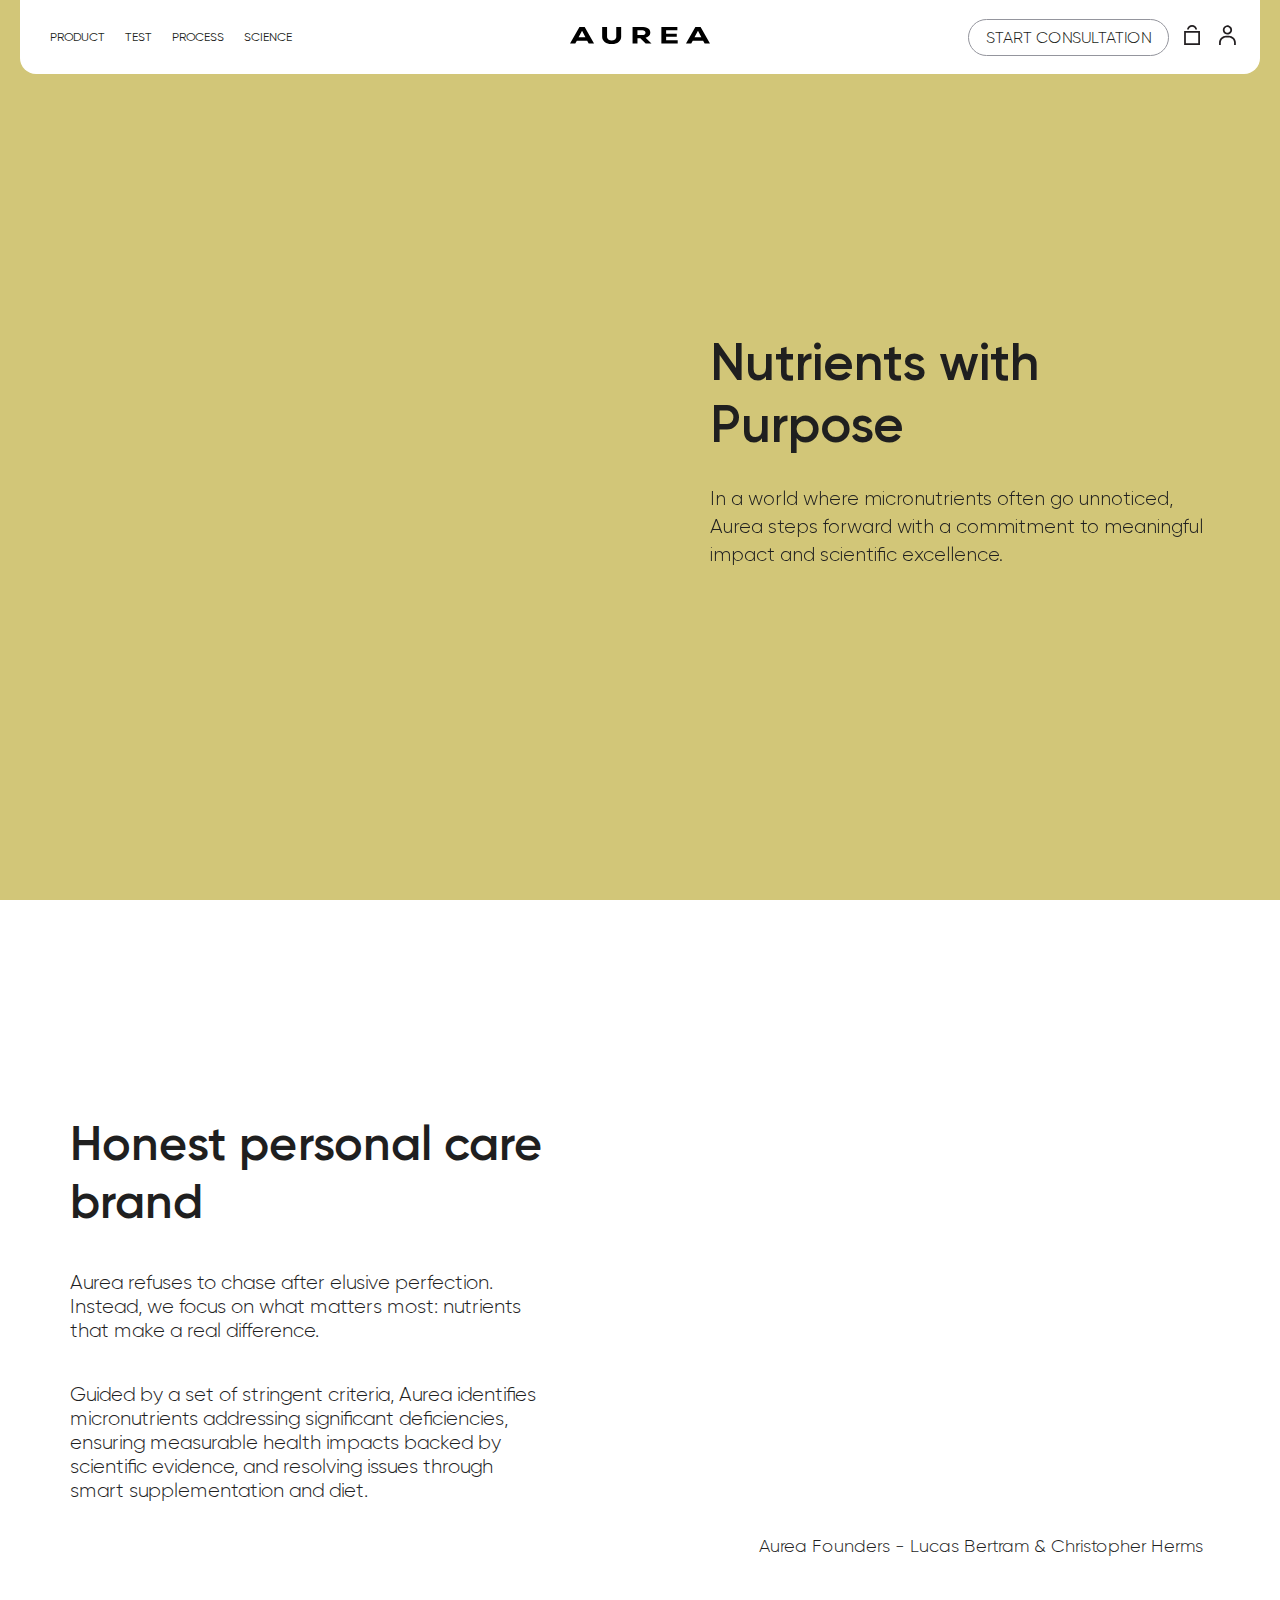
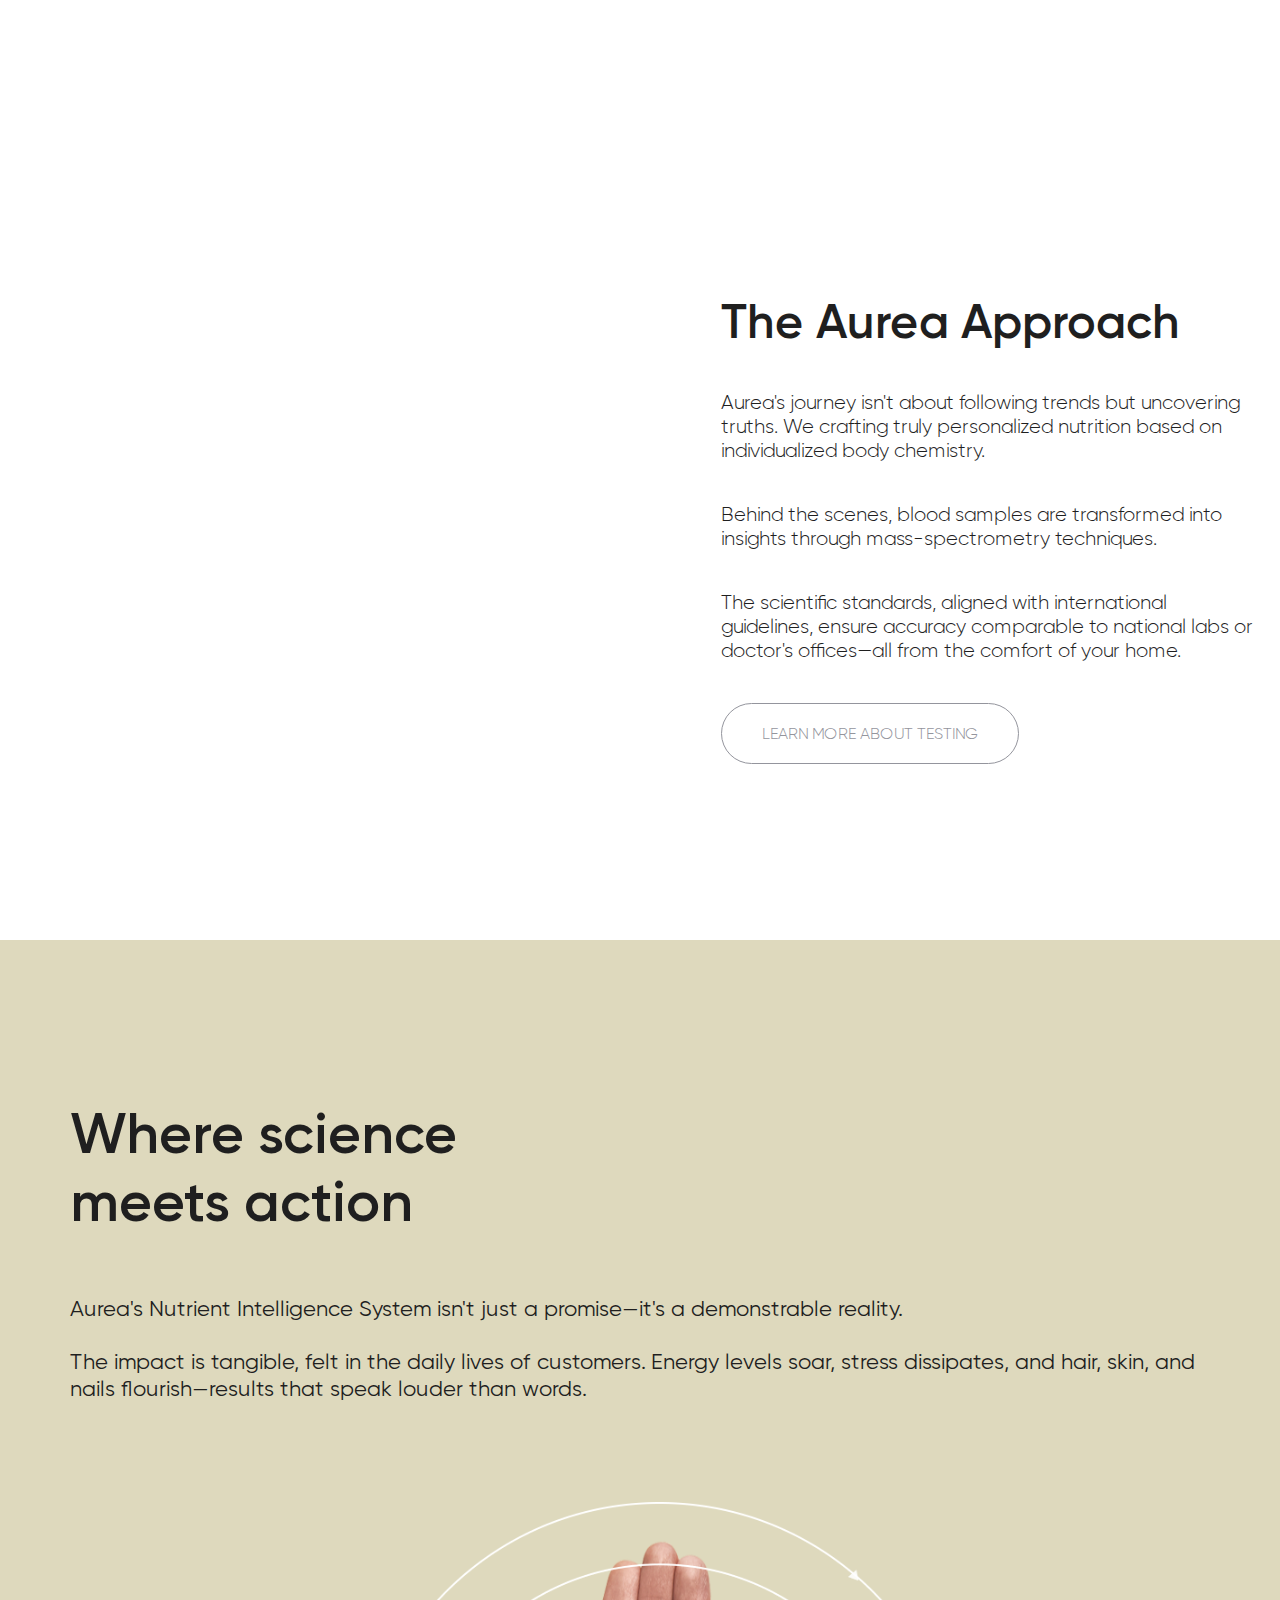
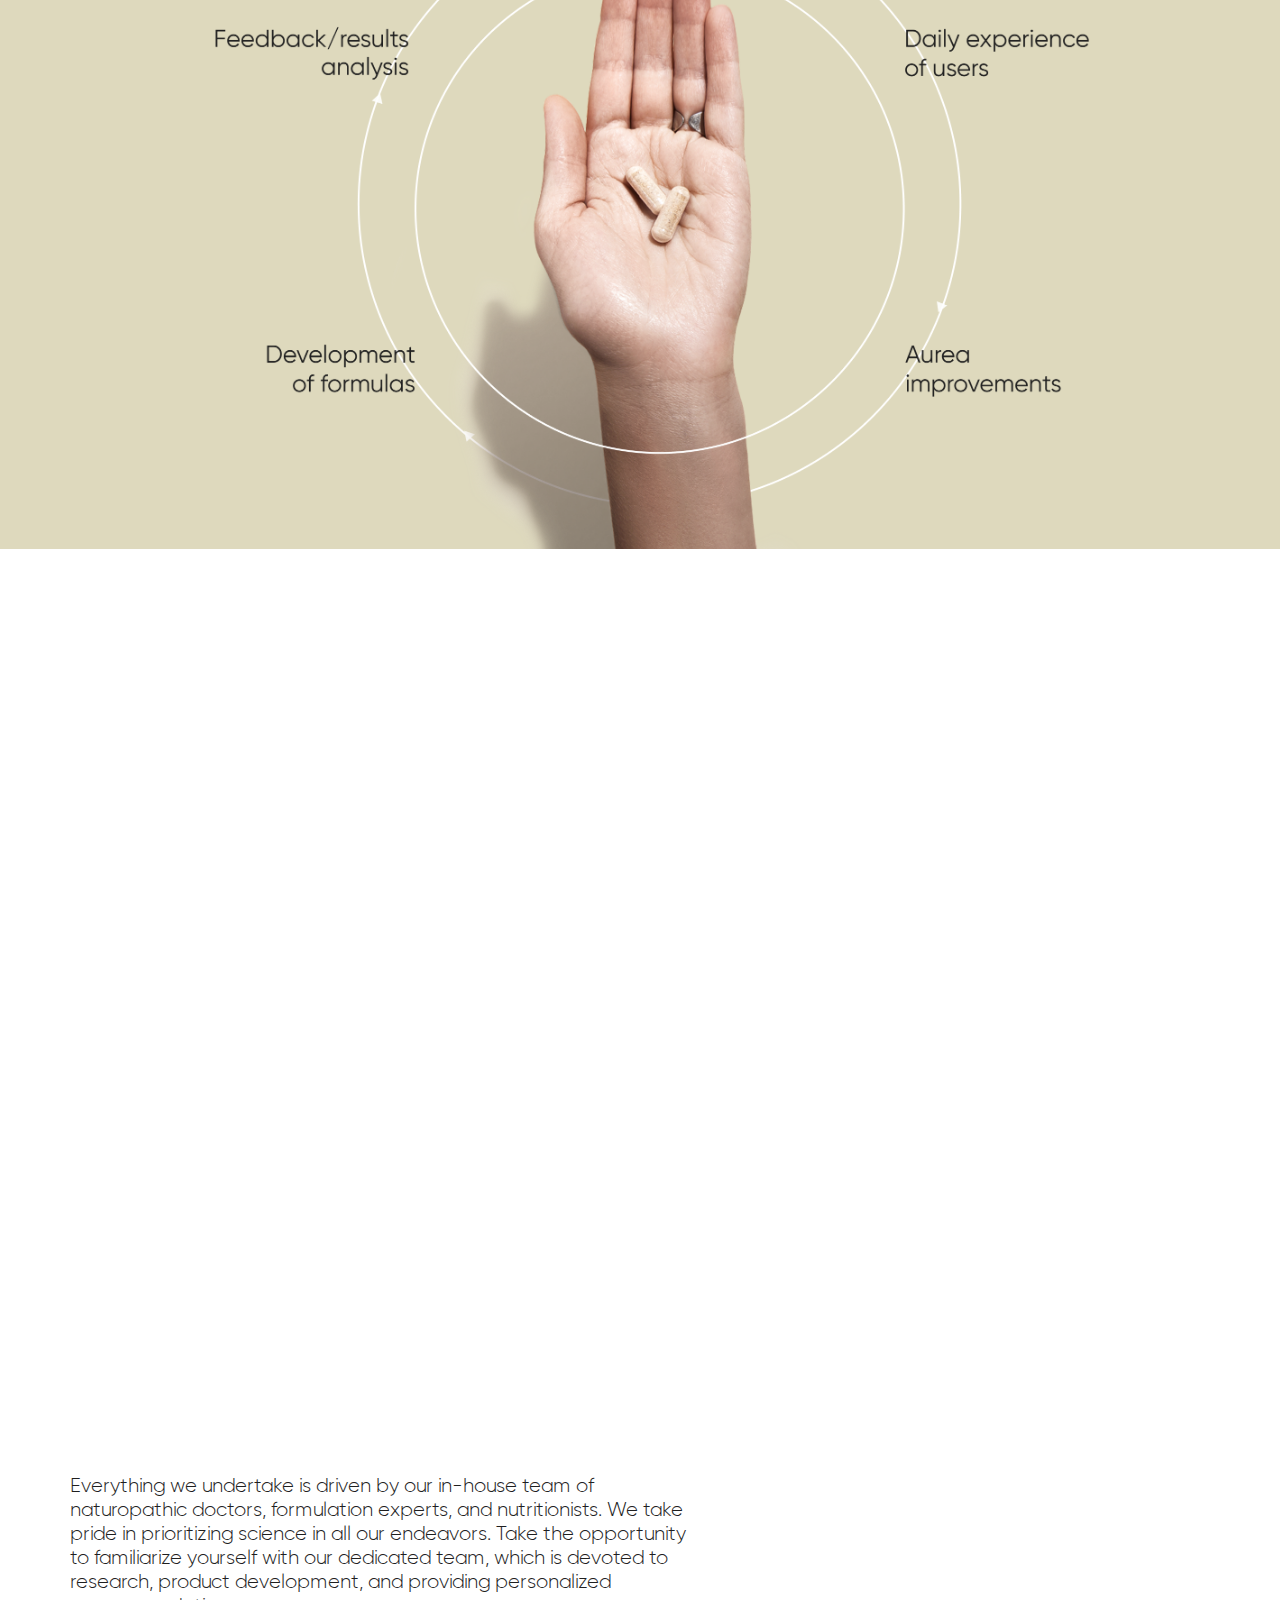
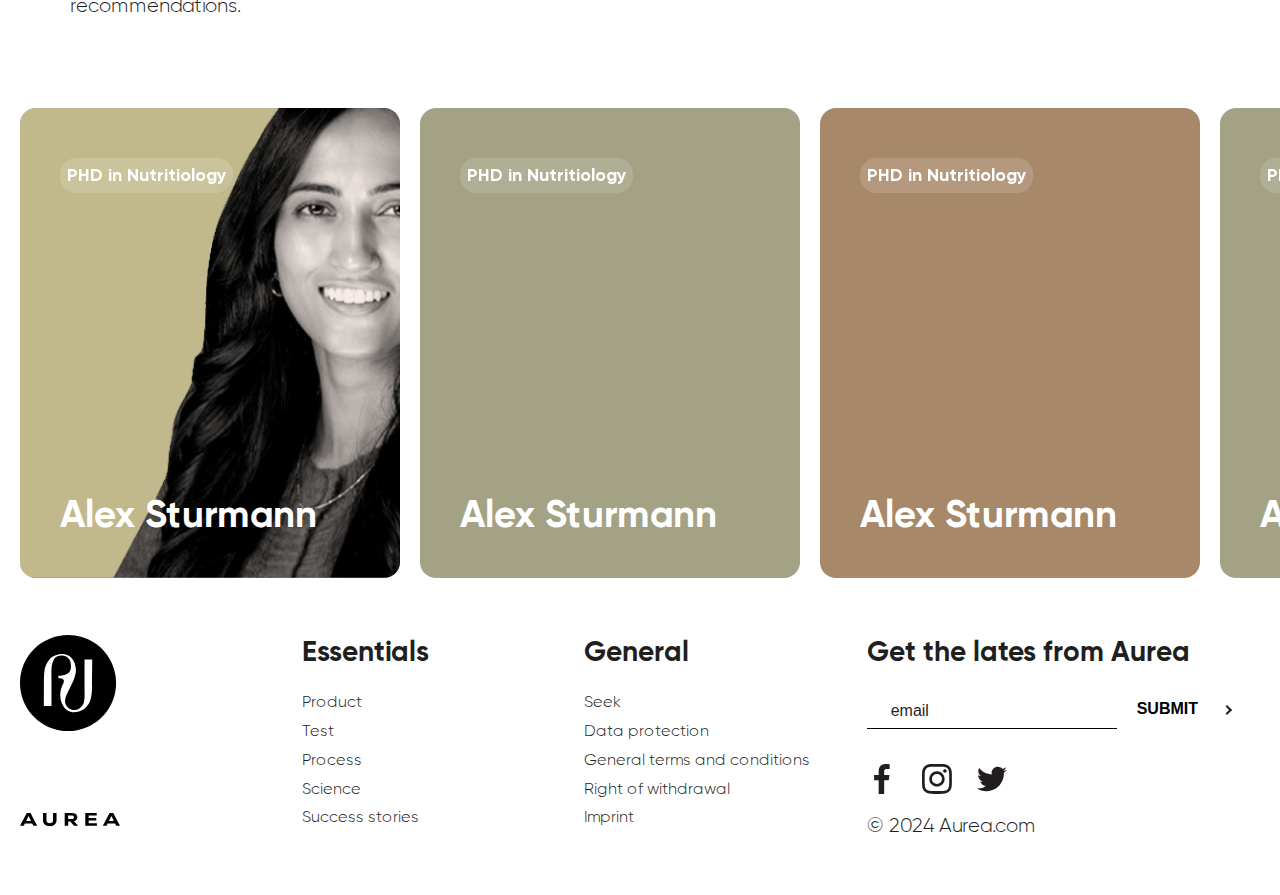
<file: science.html>
<!DOCTYPE html>
<html lang="en">
  <head>
    <meta charset="UTF-8" />
    <meta http-equiv="X-UA-Compatible" content="IE=edge" />
    <meta name="viewport" content="width=device-width, initial-scale=1.0" />
    <title>AUREA - Science</title>
    <link rel="stylesheet" href="https://cdn.jsdelivr.net/npm/swiper@11/swiper-bundle.min.css" />
    <link href="https://unpkg.com/aos@2.3.1/dist/aos.css" rel="stylesheet">
    <script src="https://unpkg.com/aos@2.3.1/dist/aos.js"></script>
    <link rel="stylesheet" href="./assets/fonts/Gilroy/stylesheet.css">
    <link rel="stylesheet" href="./assets/css/global.css" />
    <link rel="stylesheet" href="./assets/css/index.css" />
    
    <script src="https://cdnjs.cloudflare.com/ajax/libs/gsap/3.12.4/gsap.min.js" integrity="sha512-EZI2cBcGPnmR89wTgVnN3602Yyi7muWo8y1B3a8WmIv1J9tYG+udH4LvmYjLiGp37yHB7FfaPBo8ly178m9g4Q==" crossorigin="anonymous" referrerpolicy="no-referrer"></script>
    <script src="./assets/js/modules/ScrollTrigger.js"></script>
    <script src="https://cdn.jsdelivr.net/npm/swiper@11/swiper-bundle.min.js"></script>
    <script src="./assets/js/script.js" defer></script>
  </head>
  <body style="display:flex; flex-direction:column; min-height: 100vh;">
    <header class="header_wrapepr">
      <div class="container header_container">
        <div class="header_inner">
          <nav class="header_col header_menu">
            <ul class="header_menu_list">
              <li class="header_menu_item">
                <a href="/product.html" class="header_menu_item_link">
                  Product
                </a>
                <ul>
                  <li>
                    <a href="#">aaa</a>
                    <ul>
                      <li>
                        <a href="">aaa</a>

                      </li> 
                    </ul>
                  </li>
                  <li>
                    <a href="">aaa</a>
                    <ul>
                      <li>
                        <a href="">aaa</a>
                        <ul>
                          <li>
                            <a href="">aaa23214124142141242141241</a>
                          </li> 
                          <li>
                            <a href="">aa2a</a>
                          </li> 
                        </ul>
                      </li> 
                      <li>
                        <a href="">aa2a</a>
                      </li> 
                    </ul>
                  </li>
                </ul>
              </li>
              <li class="header_menu_item">
                <a href="/test.html" class="header_menu_item_link">
                  Test
                </a>
              </li>
              <li class="header_menu_item">
                <a href="/process.html" class="header_menu_item_link">
                  Process
                </a>
              </li>
              <li class="header_menu_item">
                <a href="/science.html" class="header_menu_item_link">
                  Science
                </a>
              </li>
            </ul>
          </nav>
          <div class="header_col header_logo">
            <a href="/" class="header_logo_link">
              <img src="./assets/svg/logo2.svg" alt="logo">
            </a>
          </div>
          <div class="header_col header_adds">
            <a href="#" class="btn-style-1 header_adds_btn">
              Start consultation
            </a>
            <a class="header_menu_item_link header_adds_link" href="#">
              <img src="./assets/img/Cart.svg" alt="Cart icon">
            </a>
            <a class="header_menu_item_link header_adds_link" href="#">
              <img src="./assets/img/Profile.svg" alt="Profile icon">
            </a>
          </div>
        </div>
      </div>
    </header>
    <main style="flex: 1;">
        <section id="Banner">
            <div class="banner_wrapper" style="--bg-color:#D2C678;--mobile-bg-color:#F5EBDB">
              <!-- <div class="banner_bg fixed_img" alt=""> </div> -->
                <div class="reveal parallax">
                    <img class="banner_bg" src="./assets/img/Science/Banner.png" alt="" />
                </div>

                <div class="banner_inner">
                    <div class="banner_content" style="--mobile-margin: 0 0 0 30px">
                        <article class="product" data-aos="fade-up"
                        data-aos-anchor-placement="center-bottom">
                        <h1 class="product_title">
                          Nutrients with Purpose
                        </h1>
                        <p class="product_p">
                          In a world where micronutrients often go unnoticed, Aurea steps forward with a commitment to meaningful impact and scientific excellence.                        
                        </p>
                        </article>
                    </div>
                </div>
            </div>
            
        </section>
        <section id="online-consultation" class="text-img_section" style="--gap:10%">
          <div class="container text-img_container" style="--max-width:480px; --mobile-paddings: 70px 20px 40px">
            <div class="text-img_row">
              <div class="col img_col">

                  <div class="reveal ">
                    <img src="./assets/img/Science/Rectangle2.png" 
                      alt="txt-img" 
                      class="img"
                      style="
                      --max-size:100%
                      "
                    >
                  </div>
                
                <span class="text-img_img-undertitle">
                  Aurea Founders - Lucas Bertram & Christopher Herms
                </span>
              </div>
              <div class="col left">
                <div class="text-img_content" style="--margin:0 0 0 50px; --mobile-margin: 0 0 0 30px">
                  <h2>
                    Honest personal care brand
                  </h2>
                  <ul>
                    <li style="--list-content:unset" >
                      Aurea refuses to chase after elusive perfection. Instead, we focus on what matters most: nutrients that make a real difference.
                    </li>
                    <li style="--list-content:unset" >
                      Guided by a set of stringent criteria, Aurea identifies micronutrients addressing significant deficiencies, ensuring measurable health impacts backed by scientific evidence, and resolving issues through smart supplementation and diet.
                    </li>
                  </ul>
                  <!-- <a href="#" class="btn-style-1 btn">
                    Start your journey
                  </a> -->
                </div>
              </div>
            </div>
          </div>
        </section>
        <section id="testing" class="text-img_section">
          <div class="container text-img_container" style="--mobile-paddings: 60px 20px 100px">
            <div class="text-img_row">
              <div class="col left img_col">
                <!-- <img src="./assets/img/GroupImg.png" 
                  alt="txt-img" 
                  class="img"
                > -->
                <div class="reveal">
                  <img src="./assets/img/Science/Rectangle.png" alt="" />
              </div>
                <span class="text-img_img-undertitle"></span>
              </div>
              <div class="col">
                <div class="text-img_content" style="max-width: 600px; --margin: 0 0 0 50px; --mobile-margin: 0 0 0 30px">
                  <h2>
                    The Aurea Approach
                  </h2>
                  <ul>
                    <li style="--list-content:unset" >
                      Aurea's journey isn't about following trends but uncovering truths. We crafting truly personalized nutrition based on individualized body chemistry.                     </li>
                    <li style="--list-content:unset" >
                      Behind the scenes, blood samples are transformed into insights through mass-spectrometry techniques. 
                    </li>
                    <li style="--list-content:unset" >
                      The scientific standards, aligned with international guidelines, ensure accuracy comparable to national labs or doctor's offices—all from the comfort of your home.                    </li>
                  </ul>
                  <a href="#" class="btn-style-1 btn"  style="--padding: 20px 40px">
                    Learn more about testing
                  </a>
                </div>
              </div>
            </div>
          </div>
        </section>
        <section id="where-science-meets-action" class="big-column-txt-img_section">
          <div class="container big-column-txt-img_container">
            <div class="big-column-txt-img_inner" style="--margin: 0 50px; --mobile-margin: 0 30px">

              <h2 class="big-column-txt-img_h2">
                Where science<br />meets action
              </h2>
              <p>
                Aurea's Nutrient Intelligence System isn't just a promise—it's a demonstrable reality. 
              <br><br>
                The impact is tangible, felt in the daily lives of customers. Energy levels soar, stress dissipates, and hair, skin, and nails flourish—results that speak louder than words.
              </p>

              <div class="img_wrap">
                <img src="./assets/img/Science/group2.png" alt="">
              </div>
              
            </div>
          </div>
        </section>
        <section class="big-headers-v2">
          <div class="container" style="--mobile-paddings: 100px 20px 60px">
            <div class="big-headers-v2__inner" style="--margin: 0 50px; --mobile-margin: 0 0 0 30px">
              <h2 class="review-slider__title title-style-2" style="--slider-header-size:50px" data-aos="fade-up"
            data-aos-anchor-placement="center-bottom">
                This stringent testing not only assures product quality but also emphasizes our dedication to product safety.  
              <!-- <br><br> -->
              <!-- <span class="d-block highlight-1">Communicating these testing practices to our customers helps reinforce our commitment to delivering reliable and high-quality products.</span> -->
            </h2>
            <br><br>
            <h2 class="review-slider__title title-style-2" style="--slider-header-size:50px" data-aos="fade-up"
            data-aos-anchor-placement="center-bottom">
                <!-- This stringent testing not only assures product quality but also emphasizes our dedication to product safety.   -->
              <!-- <br><br> -->
              <span class="d-block highlight-1">Communicating these testing practices to our customers helps reinforce our commitment to delivering reliable and high-quality products.</span>
            </h2>
          </div>
          </div>
        </section>
        <section class="review-slider-section">
          <div class="container" style="--padding:0 20px;--mobile-paddings:40px 20px 0px">
            <div class="review-slider-head" style="--margin: 0 50px; --mobile-margin: 0 0 0 30px">
              <h2 class="review-slider__title title-style-2" data-aos="fade-up"
              data-aos-anchor-placement="center-bottom">
                Supported by
                <br>
                Scientific Expertise
              </h2>
              <p class="review-slider__p">
                Everything we undertake is driven by our in-house team of naturopathic doctors, formulation experts, and nutritionists. We take pride in prioritizing science in all our endeavors. Take the opportunity to familiarize yourself with our dedicated team, which is devoted to research, product development, and providing personalized recommendations. 
              </p>
            </div>
          </div>
          <div class="review-slider" style="--min-height: 470px; --padding:50px 40px 40px">
            <div class="swiper">
              <!-- Additional required wrapper -->
              <div class="swiper-wrapper">
                <!-- Slides -->
                <div class="swiper-slide">
                  <div class="slide-content">
                    <div class="slide-content__bar-wrap">
                      <h4 class="slide-content__bar">PHD in Nutritiology</h4>
                    </div>
                    <h3 class="slide-content__title bottom">Alex Sturmann</h3>
                    <img class="slide-content__img" src="./assets/img/Science/Rectangle3.png" alt="">
                    <!-- <p class="slide-content__description">
                      Lorem, ipsum dolor sit amet consectetur adipisicing elit.
                      Excepturi a unde, vero similique temporibus, numquam maxime
                      optio voluptas quas pariatur minus, cupiditate minima
                      suscipit. Error itaque blanditiis molestias! Debitis,
                      doloremque.
                    </p> -->
                  </div>
                </div>
                <div class="swiper-slide">
                  <div class="slide-content">
                    <div class="slide-content__bar-wrap">
                      <h4 class="slide-content__bar">PHD in Nutritiology</h4>
                    </div>
                    <h3 class="slide-content__title bottom">Alex Sturmann</h3>
                    <!-- <p class="slide-content__description">
                      Lorem, ipsum dolor sit amet consectetur adipisicing elit.
                      Excepturi a unde, vero similique temporibus, numquam maxime
                      optio voluptas quas pariatur minus, cupiditate minima
                      suscipit. Error itaque blanditiis molestias! Debitis,
                      doloremque.
                    </p> -->
                  </div>
                </div>
                <div class="swiper-slide">
                  <div class="slide-content">
                    <div class="slide-content__bar-wrap">
                      <h4 class="slide-content__bar">PHD in Nutritiology</h4>
                    </div>
                    <h3 class="slide-content__title bottom">Alex Sturmann</h3>
                    <!-- <p class="slide-content__description">
                      Lorem, ipsum dolor sit amet consectetur adipisicing elit.
                      Excepturi a unde, vero similique temporibus, numquam maxime
                      optio voluptas quas pariatur minus, cupiditate minima
                      suscipit. Error itaque blanditiis molestias! Debitis,
                      doloremque.
                    </p> -->
                  </div>
                </div>
                <div class="swiper-slide">
                  <div class="slide-content">
                    <div class="slide-content__bar-wrap">
                      <h4 class="slide-content__bar">PHD in Nutritiology</h4>
                    </div>
                    <h3 class="slide-content__title bottom">Alex Sturmann</h3>
                    <!-- <p class="slide-content__description">
                      Lorem, ipsum dolor sit amet consectetur adipisicing elit.
                      Excepturi a unde, vero similique temporibus, numquam maxime
                      optio voluptas quas pariatur minus, cupiditate minima
                      suscipit. Error itaque blanditiis molestias! Debitis,
                      doloremque.
                    </p> -->
                  </div>
                </div>
                <div class="swiper-slide">
                  <div class="slide-content">
                    <div class="slide-content__bar-wrap">
                      <h4 class="slide-content__bar">PHD in Nutritiology</h4>
                    </div>
                    <h3 class="slide-content__title bottom">Alex Sturmann</h3>
                    <!-- <p class="slide-content__description">
                      Lorem, ipsum dolor sit amet consectetur adipisicing elit.
                      Excepturi a unde, vero similique temporibus, numquam maxime
                      optio voluptas quas pariatur minus, cupiditate minima
                      suscipit. Error itaque blanditiis molestias! Debitis,
                      doloremque.
                    </p> -->
                  </div>
                </div>
                <div class="swiper-slide">
                  <div class="slide-content">
                    <div class="slide-content__bar-wrap">
                      <h4 class="slide-content__bar">PHD in Nutritiology</h4>
                    </div>
                    <h3 class="slide-content__title bottom">Alex Sturmann</h3>
                    <!-- <p class="slide-content__description">
                      Lorem, ipsum dolor sit amet consectetur adipisicing elit.
                      Excepturi a unde, vero similique temporibus, numquam maxime
                      optio voluptas quas pariatur minus, cupiditate minima
                      suscipit. Error itaque blanditiis molestias! Debitis,
                      doloremque.
                    </p> -->
                  </div>
                </div>
                <div class="swiper-slide">
                  <div class="slide-content">
                    <div class="slide-content__bar-wrap">
                      <h4 class="slide-content__bar">PHD in Nutritiology</h4>
                    </div>
                    <h3 class="slide-content__title bottom">Alex Sturmann</h3>
                    <!-- <p class="slide-content__description">
                      Lorem, ipsum dolor sit amet consectetur adipisicing elit.
                      Excepturi a unde, vero similique temporibus, numquam maxime
                      optio voluptas quas pariatur minus, cupiditate minima
                      suscipit. Error itaque blanditiis molestias! Debitis,
                      doloremque.
                    </p> -->
                  </div>
                </div>
                <div class="swiper-slide">
                  <div class="slide-content">
                    <div class="slide-content__bar-wrap">
                      <h4 class="slide-content__bar">PHD in Nutritiology</h4>
                    </div>
                    <h3 class="slide-content__title bottom">Alex Sturmann</h3>
                    <!-- <p class="slide-content__description">
                      Lorem, ipsum dolor sit amet consectetur adipisicing elit.
                      Excepturi a unde, vero similique temporibus, numquam maxime
                      optio voluptas quas pariatur minus, cupiditate minima
                      suscipit. Error itaque blanditiis molestias! Debitis,
                      doloremque.
                    </p> -->
                  </div>
                </div>
              </div>
              <!-- If we need pagination -->
              <!-- <div class="swiper-pagination"></div> -->
  
              <!-- If we need navigation buttons -->
              <!-- <div class="swiper-button-prev"></div> -->
              <!-- <div class="swiper-button-next"></div> -->
  
              <!-- If we need scrollbar -->
              <!-- <div class="swiper-scrollbar"></div> -->
            </div>
          </div>
        </section>
    </main>
    <footer>
        <div class="container footer_container">
          <div class="footer_col">
            <a href="#" class="footer_common_logo">
              <img src="./assets/svg/logo.svg" alt="">
            </a>
            <a href="#" class="footer_secondary_logo">
              <img src="./assets/svg/logo2.svg" alt="">
            </a>
          </div>
          <div class="footer_col">
            <h4 class="footer_col_title">
              Essentials
            </h4>
            <ul class="footer_nav footer_nav_1">
              <li><a href="#">Product</a></li>
              <li><a href="#">Test</a></li>
              <li><a href="#">Process</a></li>
              <li><a href="#">Science</a></li>
              <li><a href="#">Success stories</a></li>
            </ul>
          </div>
          <div class="footer_col">
            <h4 class="footer_col_title">
              General
            </h4>
            <ul class="footer_nav footer_nav_2">
              <li><a href="#">Seek</a></li>
              <li><a href="#">Data protection</a></li>
              <li><a href="#">General terms and conditions</a></li>
              <li><a href="#">Right of withdrawal</a></li>
              <li><a href="#">Imprint</a></li>
            </ul>
          </div>
          <div class="footer_col">
            <h4 class="footer_col_title">
              Get the lates from Aurea
            </h4>
            <form class="footer_contactform" action="#">
              <div class="">
              </div>
              <div class="footer_contactform-item">
                <input type="email" id="email" autocomplete="off" required>
                <label for="email">email</label>
              </div>
             
              <button class="footer_form_btn">
                submit
              </button>
            </form>
            <ul class="footer_socials_nav">
              <li><a href="#">
                <img src="./assets/svg/facebook.svg" alt="facebook icon">
              </a></li>
              <li><a href="#">
                <img src="./assets/svg/instagram.svg" alt="instagram icon">
              </a></li>
              <li><a href="#">
                <img src="./assets/svg/twitter.svg" alt="twitter icon">
              </a></li>
            </ul>
            <p>
              © 2024 Aurea.com
            </p>
          </div>
        </div>

      </div>
    </footer>
    
  </body>
  <script>
    AOS.init({
      once: true,
    });
  </script>
</html>
</file>
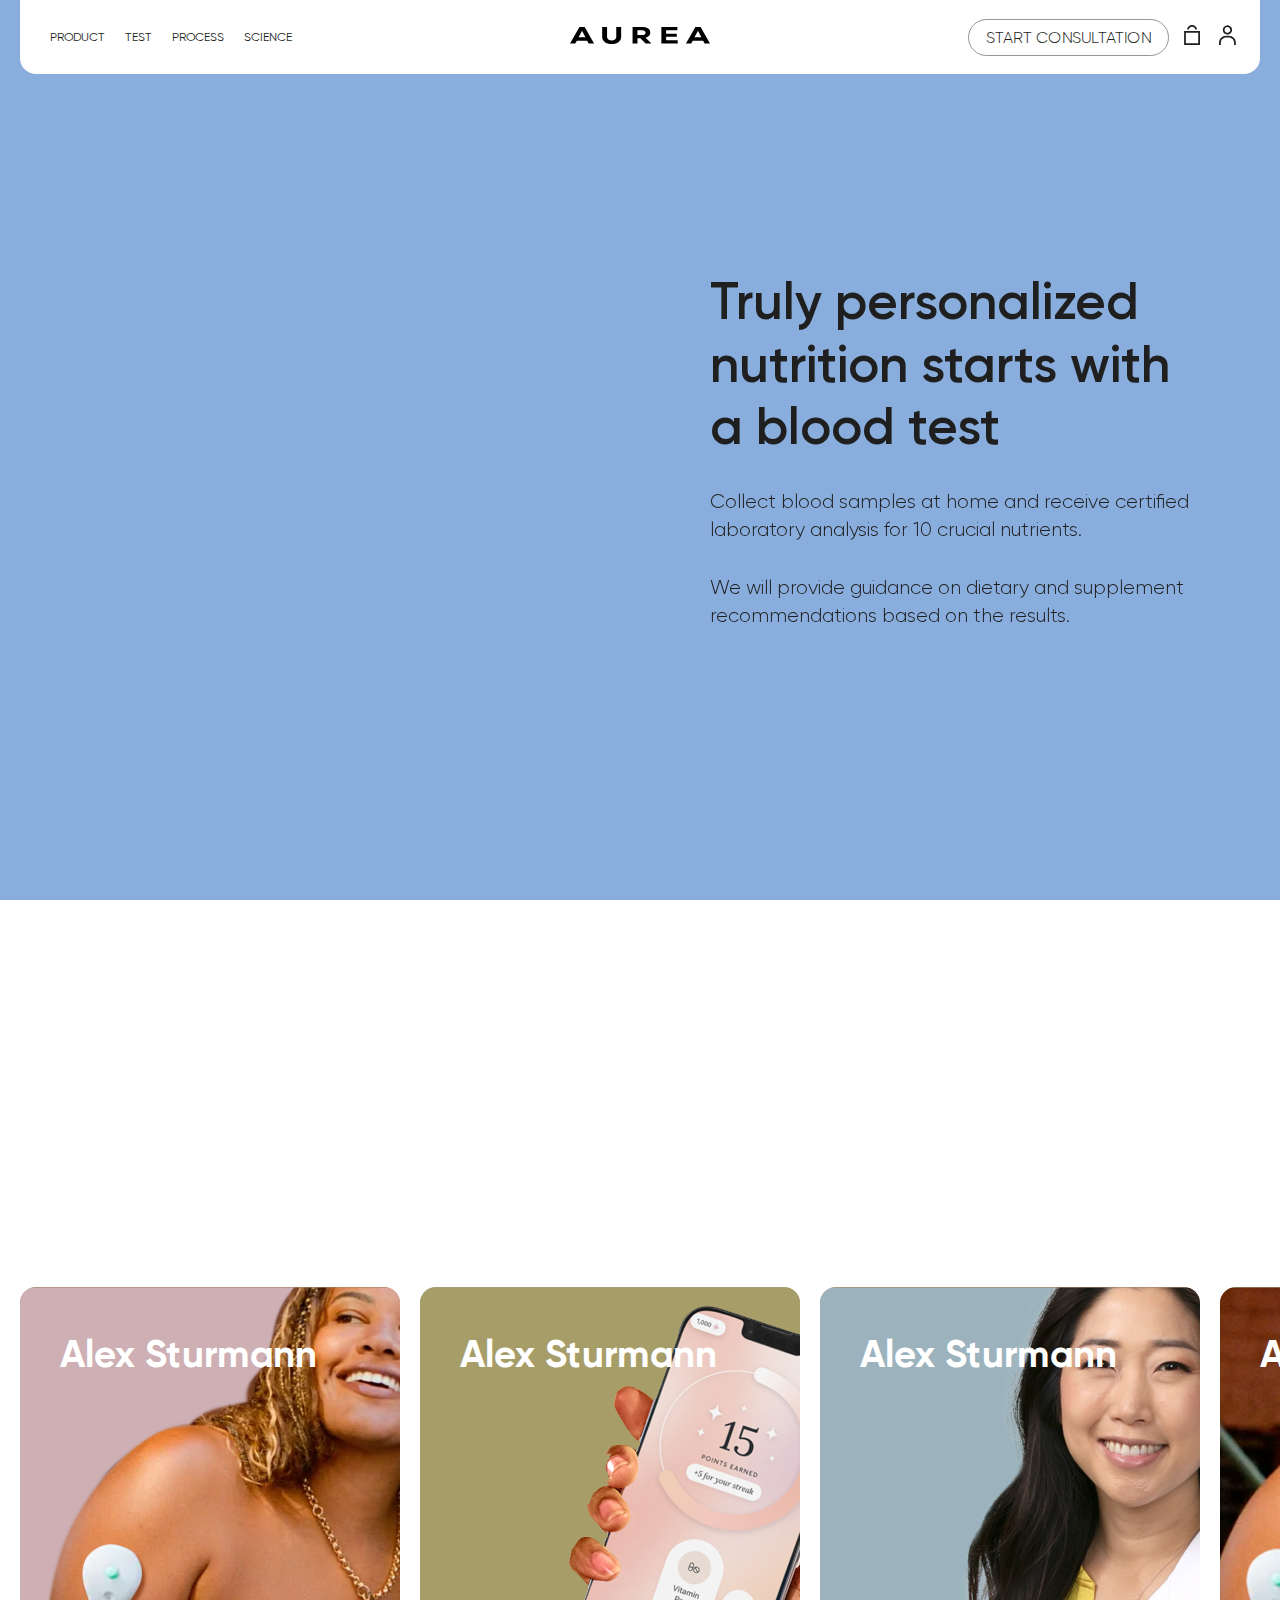
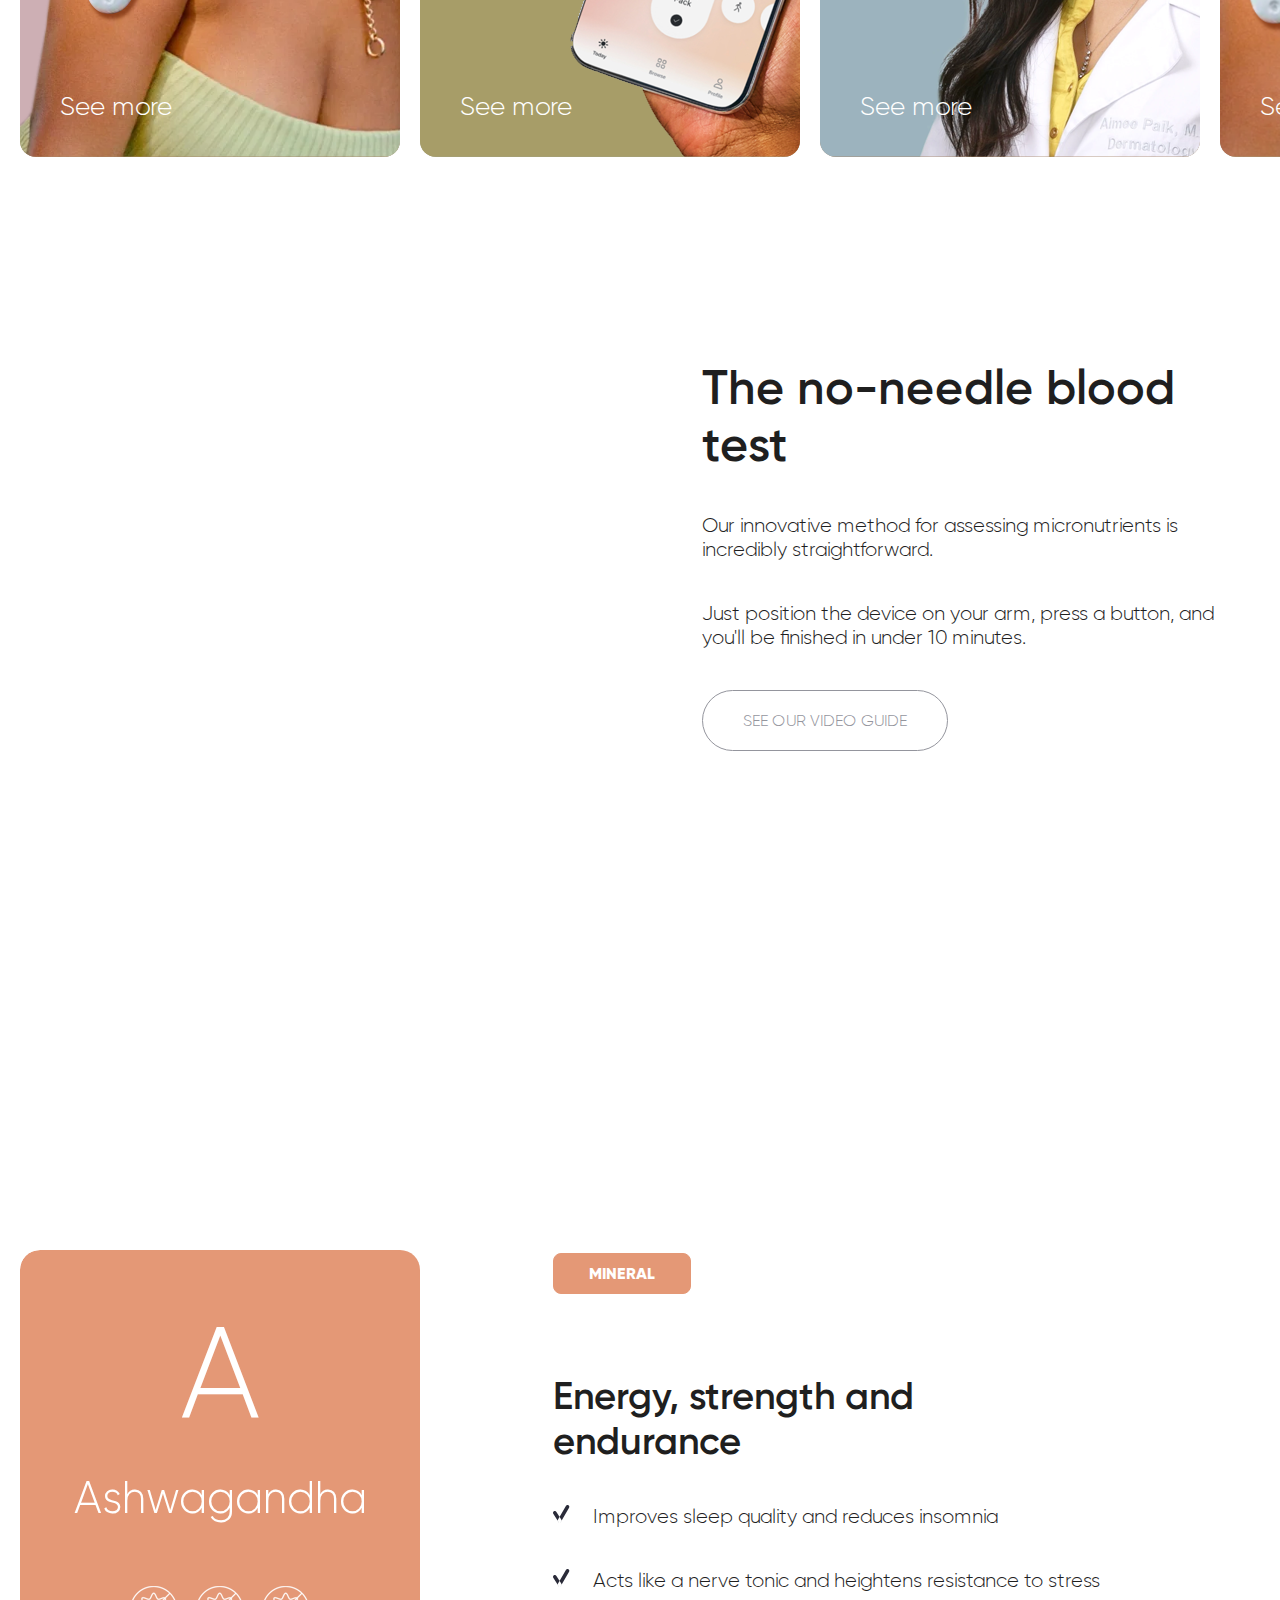
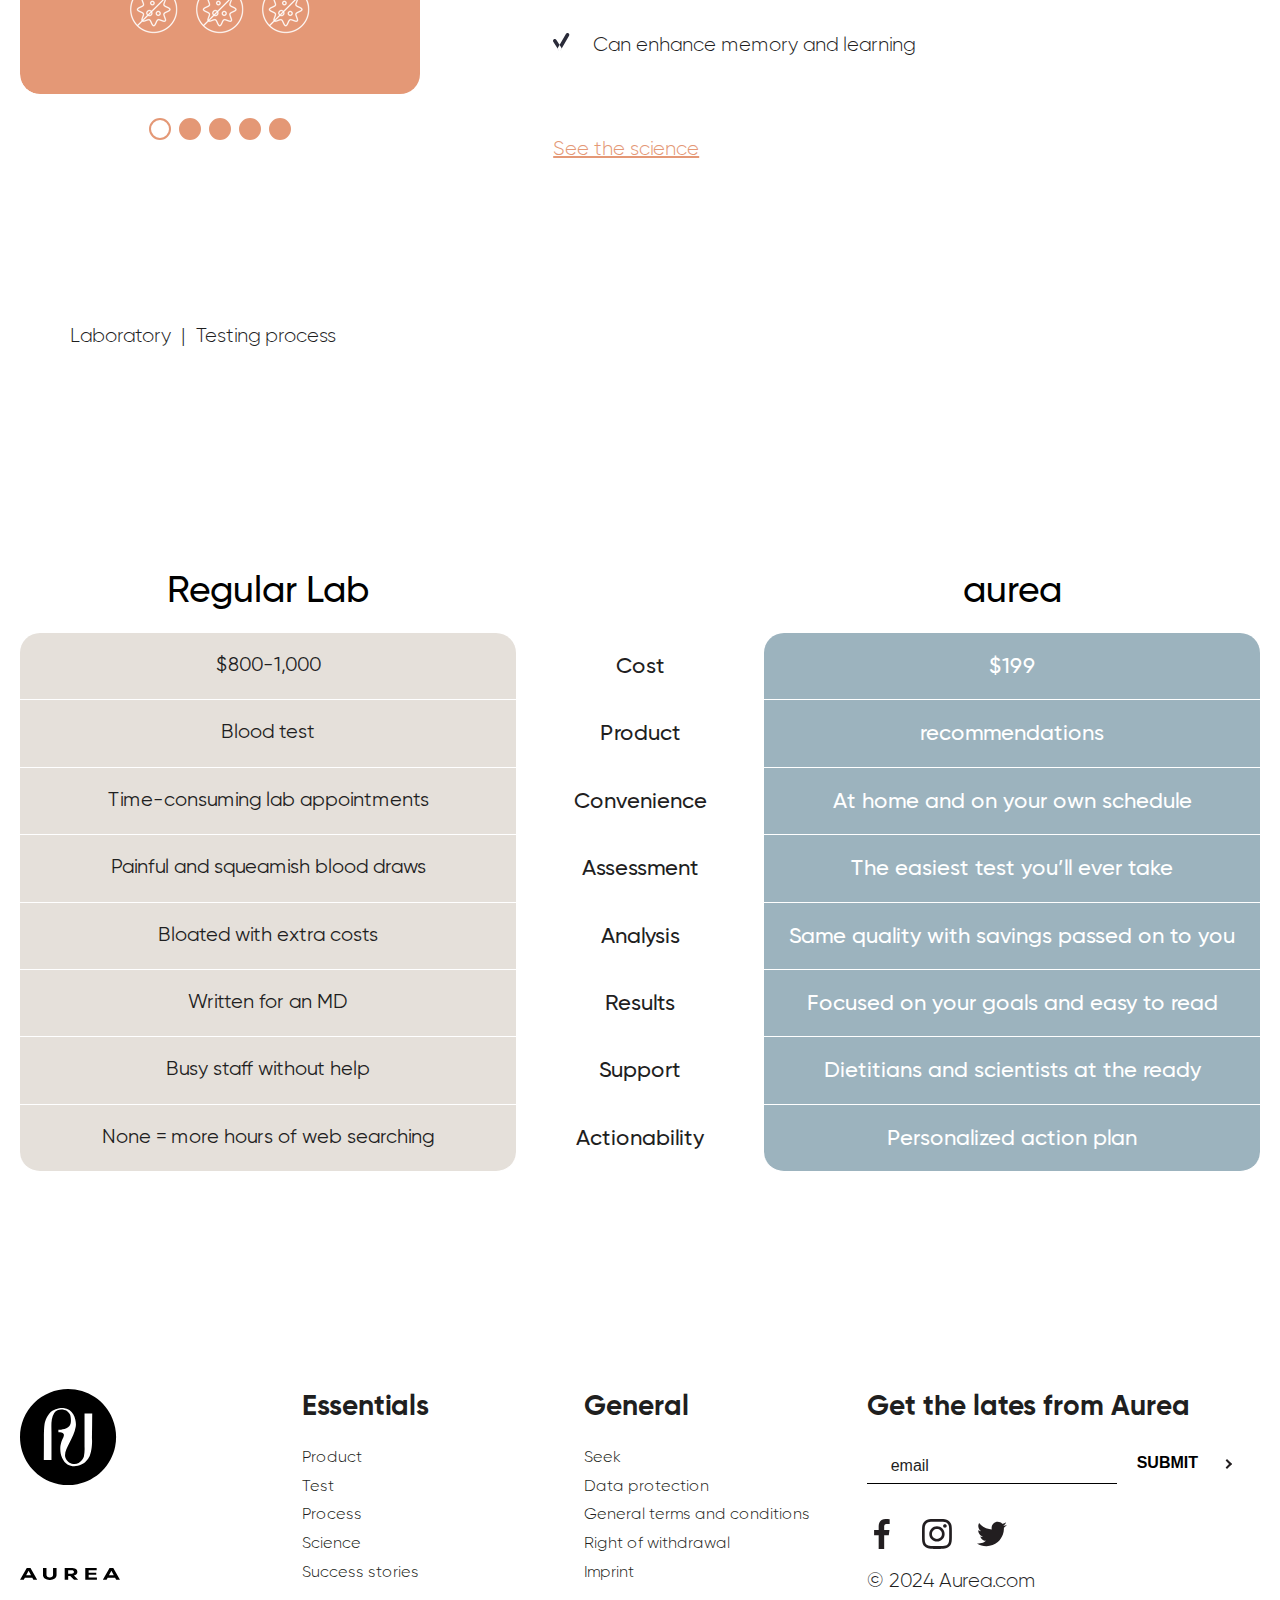
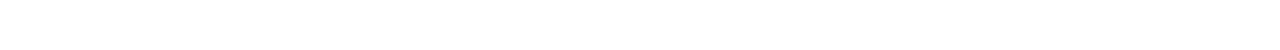
<file: test.html>
<!DOCTYPE html>
<html lang="en">
  <head>
    <meta charset="UTF-8" />
    <meta http-equiv="X-UA-Compatible" content="IE=edge" />
    <meta name="viewport" content="width=device-width, initial-scale=1.0" />
    <title>AUREA - Test</title>
    <link rel="stylesheet" href="https://cdn.jsdelivr.net/npm/swiper@11/swiper-bundle.min.css" />
    <link href="https://unpkg.com/aos@2.3.1/dist/aos.css" rel="stylesheet">
    <script src="https://unpkg.com/aos@2.3.1/dist/aos.js"></script>
    <link rel="stylesheet" href="./assets/fonts/Gilroy/stylesheet.css">
    <link rel="stylesheet" href="./assets/css/global.css" />
    <link rel="stylesheet" href="./assets/css/index.css" />
    <script src="https://cdnjs.cloudflare.com/ajax/libs/gsap/3.12.4/gsap.min.js" integrity="sha512-EZI2cBcGPnmR89wTgVnN3602Yyi7muWo8y1B3a8WmIv1J9tYG+udH4LvmYjLiGp37yHB7FfaPBo8ly178m9g4Q==" crossorigin="anonymous" referrerpolicy="no-referrer"></script>
    <script src="./assets/js/modules/ScrollTrigger.js"></script>
    <script src="https://cdn.jsdelivr.net/npm/swiper@11/swiper-bundle.min.js"></script>
    <script src="./assets/js/script.js" defer></script>

    <style>


       
    </style>
  </head>
  <body style="display:flex; flex-direction:column; min-height: 100vh;">
    <header class="header_wrapepr">
        <div class="container header_container">
          <div class="header_inner">
            <nav class="header_col header_menu">
              <ul class="header_menu_list">
                <li class="header_menu_item">
                  <a href="/product.html" class="header_menu_item_link">
                    Product
                  </a>
                  <ul>
                    <li>
                      <a href="#">aaa</a>
                      <ul>
                        <li>
                          <a href="">aaa</a>
  
                        </li> 
                      </ul>
                    </li>
                    <li>
                      <a href="">aaa</a>
                      <ul>
                        <li>
                          <a href="">aaa</a>
                          <ul>
                            <li>
                              <a href="">aaa23214124142141242141241</a>
                            </li> 
                            <li>
                              <a href="">aa2a</a>
                            </li> 
                          </ul>
                        </li> 
                        <li>
                          <a href="">aa2a</a>
                        </li> 
                      </ul>
                    </li>
                  </ul>
                </li>
                <li class="header_menu_item">
                  <a href="/test.html" class="header_menu_item_link">
                    Test
                  </a>
                </li>
                <li class="header_menu_item">
                  <a href="/process.html" class="header_menu_item_link">
                    Process
                  </a>
                </li>
                <li class="header_menu_item">
                  <a href="/science.html" class="header_menu_item_link">
                    Science
                  </a>
                </li>
              </ul>
            </nav>
            <div class="header_col header_logo">
              <a href="/" class="header_logo_link">
                <img src="./assets/svg/logo2.svg" alt="logo">
              </a>
            </div>
            <div class="header_col header_adds">
              <a href="#" class="btn-style-1 header_adds_btn">
                Start consultation
              </a>
              <a class="header_menu_item_link header_adds_link" href="#">
                <img src="./assets/img/Cart.svg" alt="Cart icon">
              </a>
              <a class="header_menu_item_link header_adds_link" href="#">
                <img src="./assets/img/Profile.svg" alt="Profile icon">
              </a>
            </div>
          </div>
        </div>
    </header>
    <main style="flex: 1;">
        <section id="Banner">
            <div class="banner_wrapper" style="--bg-color:#89aedd; --mobile-bg-color: #89addd">
              <!-- <div class="banner_bg fixed_img" alt=""> </div> -->
                <div class="reveal parallax">
                    <img class="banner_bg" src="./assets/img/Test/b1.png" alt="" />
                </div>

                <div class="banner_inner">
                    <div class="banner_content" style="--mobile-margin: 0 0 0 30px">
                        <article class="product" data-aos="fade-up"
                        data-aos-anchor-placement="center-bottom">
                            <h1 class="product_title">
                                Truly personalized nutrition starts with a blood test
                            </h1>
                            <p class="product_p">
                                Collect blood samples at home and receive certified laboratory analysis for 10 crucial nutrients. 
                            </p>
                            <p class="product_p">
                                We will provide guidance on dietary and supplement recommendations based on the results.                        
                            </p>

                        </article>
                    </div>
                </div>
            </div>
            
        </section>
        <section class="review-slider-section">
            <div class="container" style="--padding: 160px 20px 0px;--mobile-paddings: 100px 20px 0px">
              <h2 class="review-slider__title title-style-2" style="--margin:0 0 0 50px; --mobile-margin: 0 0 0 30px" data-aos="fade-up"
              data-aos-anchor-placement="center-bottom">
              A process that is as <span class="d-block highlight-1"> unique as you. </span>
              </h2>
              <div class="">
                <div class="s"></div>
              </div>
            </div>
            <div class="review-slider" style="--min-height: 470px; --padding:45px 40px 35px">
              <div class="swiper review-review-slider">
                <!-- Additional required wrapper -->
                <div class="swiper-wrapper">
                  <!-- Slides -->
                  <div class="swiper-slide">
                    <div class="slide-content">
                      <!-- <div class="slide-content__bar-wrap">
                        <h4 class="slide-content__bar">PHD in Nutritiology</h4>
                      </div> -->
                      <h3 class="slide-content__title">Alex Sturmann</h3>
                      <a href="#" class="slide-content__link bottom">See more</a>
                      <img class="slide-content__img" src="./assets/img/Test/test1.png" alt="">
                    </div>
                  </div>
                  <div class="swiper-slide">
                    <div class="slide-content">
                      <!-- <div class="slide-content__bar-wrap">
                        <h4 class="slide-content__bar">PHD in Nutritiology</h4>
                      </div> -->
                      <h3 class="slide-content__title">Alex Sturmann</h3>
                      <a href="#" class="slide-content__link bottom">See more</a>
                      <img class="slide-content__img" src="./assets/img/Test/test2.png" alt="">
                    </div>
                  </div>
                  <div class="swiper-slide">
                    <div class="slide-content">
                      <!-- <div class="slide-content__bar-wrap">
                        <h4 class="slide-content__bar">PHD in Nutritiology</h4>
                      </div> -->
                      <h3 class="slide-content__title ">Alex Sturmann</h3>
                      <a href="#" class="slide-content__link bottom">See more</a>
                      <img class="slide-content__img" src="./assets/img/Test/test3.png" alt="">
                    </div>
                  </div>
                  <div class="swiper-slide">
                    <div class="slide-content">
                      <!-- <div class="slide-content__bar-wrap">
                        <h4 class="slide-content__bar">PHD in Nutritiology</h4>
                      </div> -->
                      <h3 class="slide-content__title ">Alex Sturmann</h3>
                      <a href="#" class="slide-content__link bottom">See more</a>
                      <img class="slide-content__img" src="./assets/img/Test/test4.png" alt="">
                    </div>
                  </div>
                </div>
                <!-- If we need pagination -->
                <!-- <div class="swiper-pagination"></div> -->
    
                <!-- If we need navigation buttons -->
                <!-- <div class="swiper-button-prev"></div> -->
                <!-- <div class="swiper-button-next"></div> -->
    
                <!-- If we need scrollbar -->
                <!-- <div class="swiper-scrollbar"></div> -->
              </div>
            </div>
        </section>



        <section id="blood-test" class="text-img_section" style="--gap:10%">
          <div class="container text-img_container" style="--mobile-paddings:40px 20px 60px">
            <div class="text-img_row">
              <div class="col left img_col"
              >

                  <div class="reveal ">
                    <img src="./assets/img/Test/test4.png" 
                      alt="txt-img" 
                      class="img"
                      style="--max-size:100%;"
                    >
                  </div>
                
                <span class="text-img_img-undertitle">
                </span>
              </div>
              <div class="col">
                <div class="text-img_content" style="--mobile-margin:0 0 0 30px">
                  <h2>
                    The no-needle blood test
                  </h2>
                  <ul>
                    <li style="--list-content:unset" >
                        Our innovative method for assessing micronutrients is incredibly straightforward.                      </li>
                    <li style="--list-content:unset" >
                        Just position the device on your arm, press a button, and you'll be finished in under 10 minutes.                    </li>
                  </ul>
                  <a href="#" class="btn-style-1 btn" style="--padding: 20px 40px">
                    See our video guide
                  </a>
                </div>
              </div>
            </div>
          </div>
        </section>
        <!-- slider need to do it clear -->
        <section id="online-consultation" class="text-img_section" style="--col-width:40%">
            <div class="container text-img_container" style="--padding:50px 20px 0; --mobile-paddings:40px 20px 60px;">
              <div class="text-img_row text-img_head">
                <h2 class="text-img_head__title title-style-2" style="--margin:0 0 0 50px; --mobile-margin: 0 0 0 30px" data-aos="fade-up"
                  data-aos-anchor-placement="center-bottom"> 
                  Which nutrients 
                  <span class="d-block highlight-5">we assess</span>
                </h2>
              </div>
              <div class="text-img_row">
                <div class="col left img_col">
                  <div class="swiper2_wrapper" style="--mobile-paddings:0 30px 50px">
                    <div class="swipper swiper2" >
                      <!-- <div class="swiper__inner-wrapper"> -->
                        <div class="swiper-wrapper">
                          <!-- Slides -->
                          <div class="swiper-slide">
                              <div class="top">
                                  A
                              </div>
                              <div class="bottom">
                                  Ashwagandha
                              </div>
                              <div class="icons">
                                <svg fill="none" style="mix-blend-mode: screen;" xmlns="http://www.w3.org/2000/svg" xmlns:xlink="http://www.w3.org/1999/xlink" width="48" height="48" viewBox="0 0 48 48">
                                  <defs>
                                  </defs>
                                  <image class="cls-1" width="48" height="48" xlink:href="[data-uri]"/>
                                </svg>
                                <svg fill="none" style="mix-blend-mode: screen;" xmlns="http://www.w3.org/2000/svg" xmlns:xlink="http://www.w3.org/1999/xlink" width="48" height="48" viewBox="0 0 48 48">
                                  <defs>
                                  </defs>
                                  <image class="cls-1" width="48" height="48" xlink:href="[data-uri]"/>
                                </svg>
                                <svg fill="none" style="mix-blend-mode: screen;" xmlns="http://www.w3.org/2000/svg" xmlns:xlink="http://www.w3.org/1999/xlink" width="48" height="48" viewBox="0 0 48 48">
                                  <defs>
                                  </defs>
                                  <image class="cls-1" width="48" height="48" xlink:href="[data-uri]"/>
                                </svg>
                                
                              </div>
                          </div>
                          <div class="swiper-slide">Slide 2</div>
                          <div class="swiper-slide">Slide 3</div>
                          <div class="swiper-slide">Slide 2</div>
                          <div class="swiper-slide">Slide 3</div>
                        </div>
                      <!-- </div> -->
                        
                    </div>
                    <div class="swiper-pagination"></div>
                  </div>
                  <span class="text-img_img-undertitle">
                  </span>
                </div>
                <div class="col">
                  <div class="text-img_content" style="--mobile-margin: 0 0 0 30px" >
                    <span href="#" class="btn-style-1 btn text-img_plate" style="
                    /* margin-top: 0; margin-bottom: 80px; */
                     background-color: #E49876; color:white; border-color: #E49876;">
                        Mineral
                    </span>
                    <h3>
                        Energy, strength and<br>endurance
                    </h3>
                    <ul>
                        <li style="--gap:20px;--size:20px;--list-content:url([data-uri])" >
                            Improves sleep quality and reduces insomnia
                        </li>
                        <li style="--gap:20px;--size:20px;--list-content:url([data-uri])" >
                            Acts like a nerve tonic and heightens resistance to stress
                        </li>
                        <li style="--gap:20px;--size:20px;--list-content:url([data-uri])">
                            Can enhance memory and learning
                        </li>
                    </ul>

                    <a href="#" class="link" style="display: block; color:#E49876">
                        See the science
                    </a>
                    
                  </div>
                </div>
              </div>
            </div>
        </section>
        <section id="online-consultation" class="text-img_section">
            <div class="container text-img_container tabs js-tabs" style="--max-width:340px;--padding:160px 20px 0">
              <div class="text-img_row">
                <div class="col img_col">
                    
                    <div class="reveal ">
                      <!-- <div class=""> -->
                      <img src="./assets/img/Test/test4.png" 
                        alt="txt-img" 
                        class="img"
                        style="
                        --max-size:100%
                        "
                      >
                      <img src="./assets/img/Test/test6.png" 
                        alt="txt-img" 
                        class="img"
                        style="
                        --max-size:100%
                        "
                      >

                      <!-- </div> -->
                     
                    </div>
                  
                  <span class="text-img_img-undertitle">
                  </span>
                </div>
                <div class="col left">
                  <div class="text-img_content" style="--margin:0 0 0 50px ;--mobile-gap: 30px; --mobile-margin: 0 0 0 30px">
                    <div class="tab-head">
                      <ul class="tab-head_list">
                        <!-- <span >Laboratory | <b>Testing process</b></span> -->
                        <li>Laboratory</li>
                        |
                        <li>Testing process</li>
                      </ul>
                    </div>
                    <div class="tab-content_wrap">
                      <div class="tab-content">                   
                        <h2 style="margin-top: 10px;">
                          Laboratory
                        </h2>
                        <ul>
                            <li style="--list-content:unset" >
                                Blood testing is the gold standard for micronutrient assessment and our at-home collection device makes it as easy as possible to assess your nutrition status with just the push of a button. 
                            </li>
                        </ul>
                      </div>
                      <div class="tab-content">                   
                        <h2 style="margin-top: 10px;">
                            Testing process
                        </h2>
                        <ul>
                            <li style="--list-content:unset" >
                                2 Blood testing is the gold standard for micronutrient assessment and our at-home collection device makes it as easy as possible to assess your nutrition status with just the push of a button. 
                            </li>
                        </ul>
                      </div>
                    </div>
                    
                  </div>
                </div>
              </div>
            </div>
        </section>
        <section id="table">
            <div class="container">
                <div class="table-grid__container">
                    <!-- head -->
                    <div class="table-grid_row head">
                        <div class="table-grid__col">
                            Regular Lab
                        </div>
                        <div class="table-grid__col"></div>
                        <div class="table-grid__col">
                            aurea
                        </div>
                    </div>
                   

                    <!-- first -->
                    <div class="table-grid_row">
                        <div class="table-grid__col">$800-1,000</div>
                        <div class="table-grid__col">Cost</div>
                        <div class="table-grid__col">$199</div>
                    </div>
                    <!-- main -->
                    <div class="table-grid_row">
                        <div class="table-grid__col">Blood test</div>
                        <div class="table-grid__col">Product</div>
                        <div class="table-grid__col">recommendations</div>
                    </div>

                    <div class="table-grid_row">
                        <div class="table-grid__col">Time-consuming lab appointments</div>
                        <div class="table-grid__col">Convenience</div>
                        <div class="table-grid__col">At home and on your own schedule </div>
                    </div>
                    <!--  -->
                    <div class="table-grid_row">
                        <div class="table-grid__col">Painful and squeamish blood draws </div>
                        <div class="table-grid__col">Assessment</div>
                        <div class="table-grid__col">The easiest test you’ll ever take </div>
                    </div>

                    <div class="table-grid_row">
                        <div class="table-grid__col">Bloated with extra costs </div>
                        <div class="table-grid__col">Analysis</div>
                        <div class="table-grid__col">Same quality with savings passed on to you </div>
                    </div>

                    <div class="table-grid_row">
                        <div class="table-grid__col">Written for an MD </div>
                        <div class="table-grid__col">Results</div>
                        <div class="table-grid__col">Focused on your goals and easy to read </div>
                    </div>

                    <div class="table-grid_row">
                        <div class="table-grid__col">Busy staff without help </div>
                        <div class="table-grid__col">Support</div>
                        <div class="table-grid__col">Dietitians and scientists at the ready  </div>
                    </div>
                      <!-- last -->
                    <div class="table-grid_row">
                        <div class="table-grid__col">None = more hours of web searching </div>
                        <div class="table-grid__col">Actionability</div>
                        <div class="table-grid__col">Personalized action plan </div>
                    </div>
                </div>
            </div>
        </section>
    </main>
    <footer>
        <div class="container footer_container">
          <div class="footer_col">
            <a href="#" class="footer_common_logo">
              <img src="./assets/svg/logo.svg" alt="">
            </a>
            <a href="#" class="footer_secondary_logo">
              <img src="./assets/svg/logo2.svg" alt="">
            </a>
          </div>
          <div class="footer_col">
            <h4 class="footer_col_title">
              Essentials
            </h4>
            <ul class="footer_nav footer_nav_1">
              <li><a href="#">Product</a></li>
              <li><a href="#">Test</a></li>
              <li><a href="#">Process</a></li>
              <li><a href="#">Science</a></li>
              <li><a href="#">Success stories</a></li>
            </ul>
          </div>
          <div class="footer_col">
            <h4 class="footer_col_title">
              General
            </h4>
            <ul class="footer_nav footer_nav_2">
              <li><a href="#">Seek</a></li>
              <li><a href="#">Data protection</a></li>
              <li><a href="#">General terms and conditions</a></li>
              <li><a href="#">Right of withdrawal</a></li>
              <li><a href="#">Imprint</a></li>
            </ul>
          </div>
          <div class="footer_col">
            <h4 class="footer_col_title">
              Get the lates from Aurea
            </h4>
            <form class="footer_contactform" action="#">
              <div class="">
              </div>
              <div class="footer_contactform-item">
                <input type="email" id="email" autocomplete="off" required>
                <label for="email">email</label>
              </div>
             
              <button class="footer_form_btn">
                submit
              </button>
            </form>
            <ul class="footer_socials_nav">
              <li><a href="#">
                <img src="./assets/svg/facebook.svg" alt="facebook icon">
              </a></li>
              <li><a href="#">
                <img src="./assets/svg/instagram.svg" alt="instagram icon">
              </a></li>
              <li><a href="#">
                <img src="./assets/svg/twitter.svg" alt="twitter icon">
              </a></li>
            </ul>
            <p>
              © 2024 Aurea.com
            </p>
          </div>
        </div>

      </div>
    </footer>
    
  </body>
  <script>
    AOS.init({
      once: true,
    });



    const l = new Swiper('.swiper2', {
        speed: 400,
        spaceBetween: 0,
        pagination: {
            el: '.swiper-pagination',
            type: 'bullets',
        },
    });






  </script>
</html>
</file>
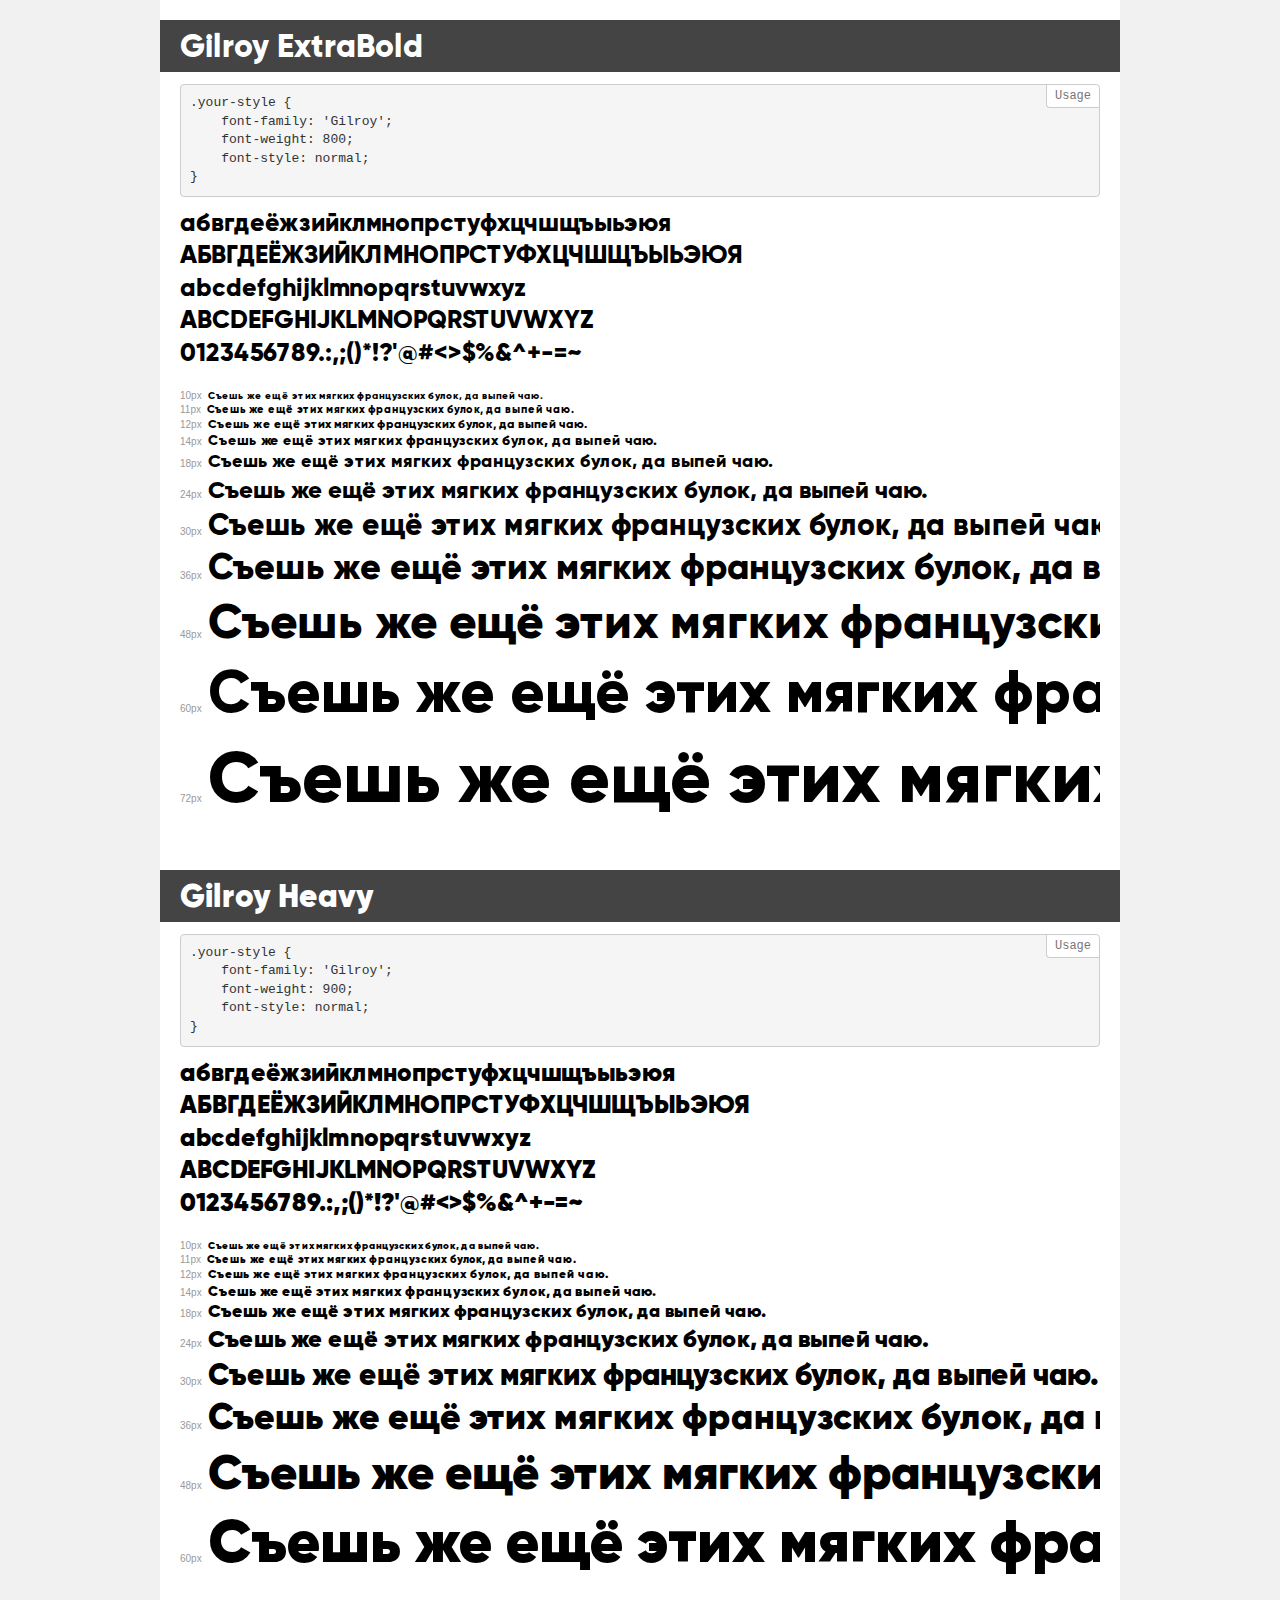
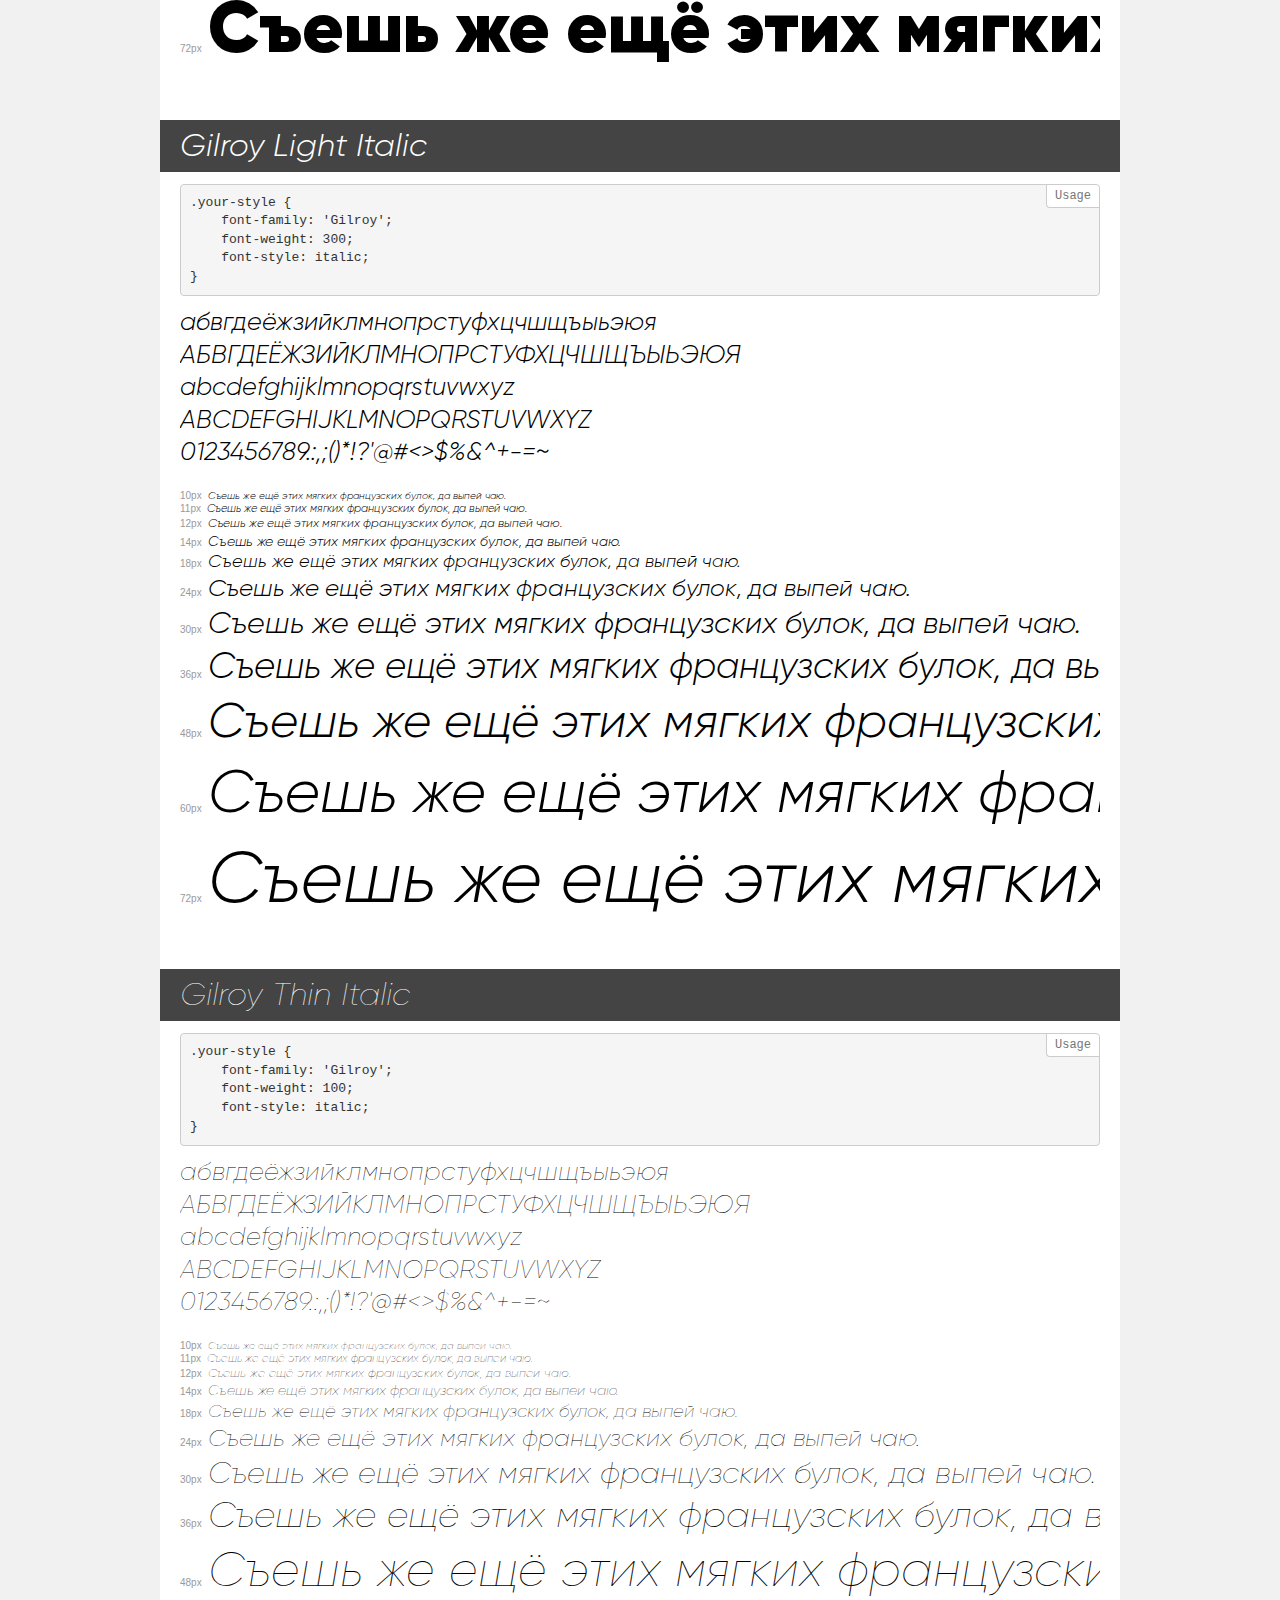
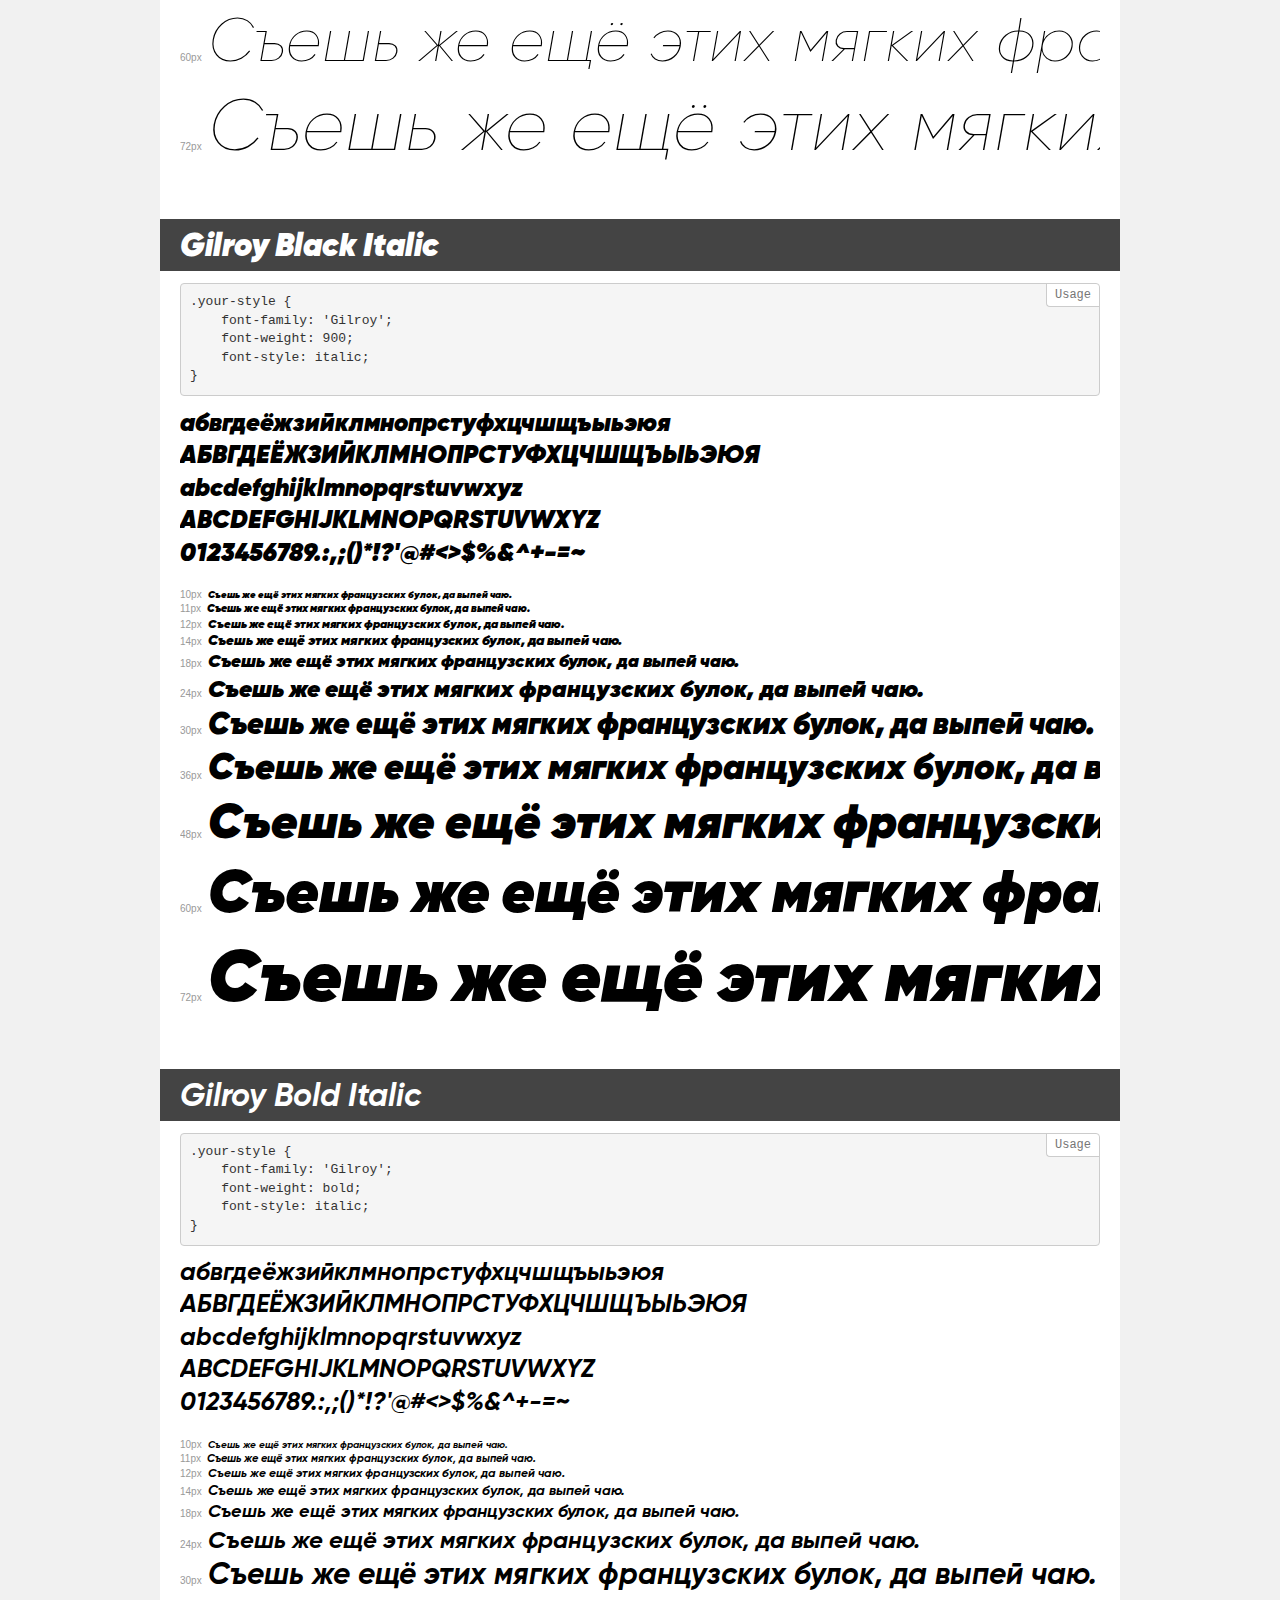
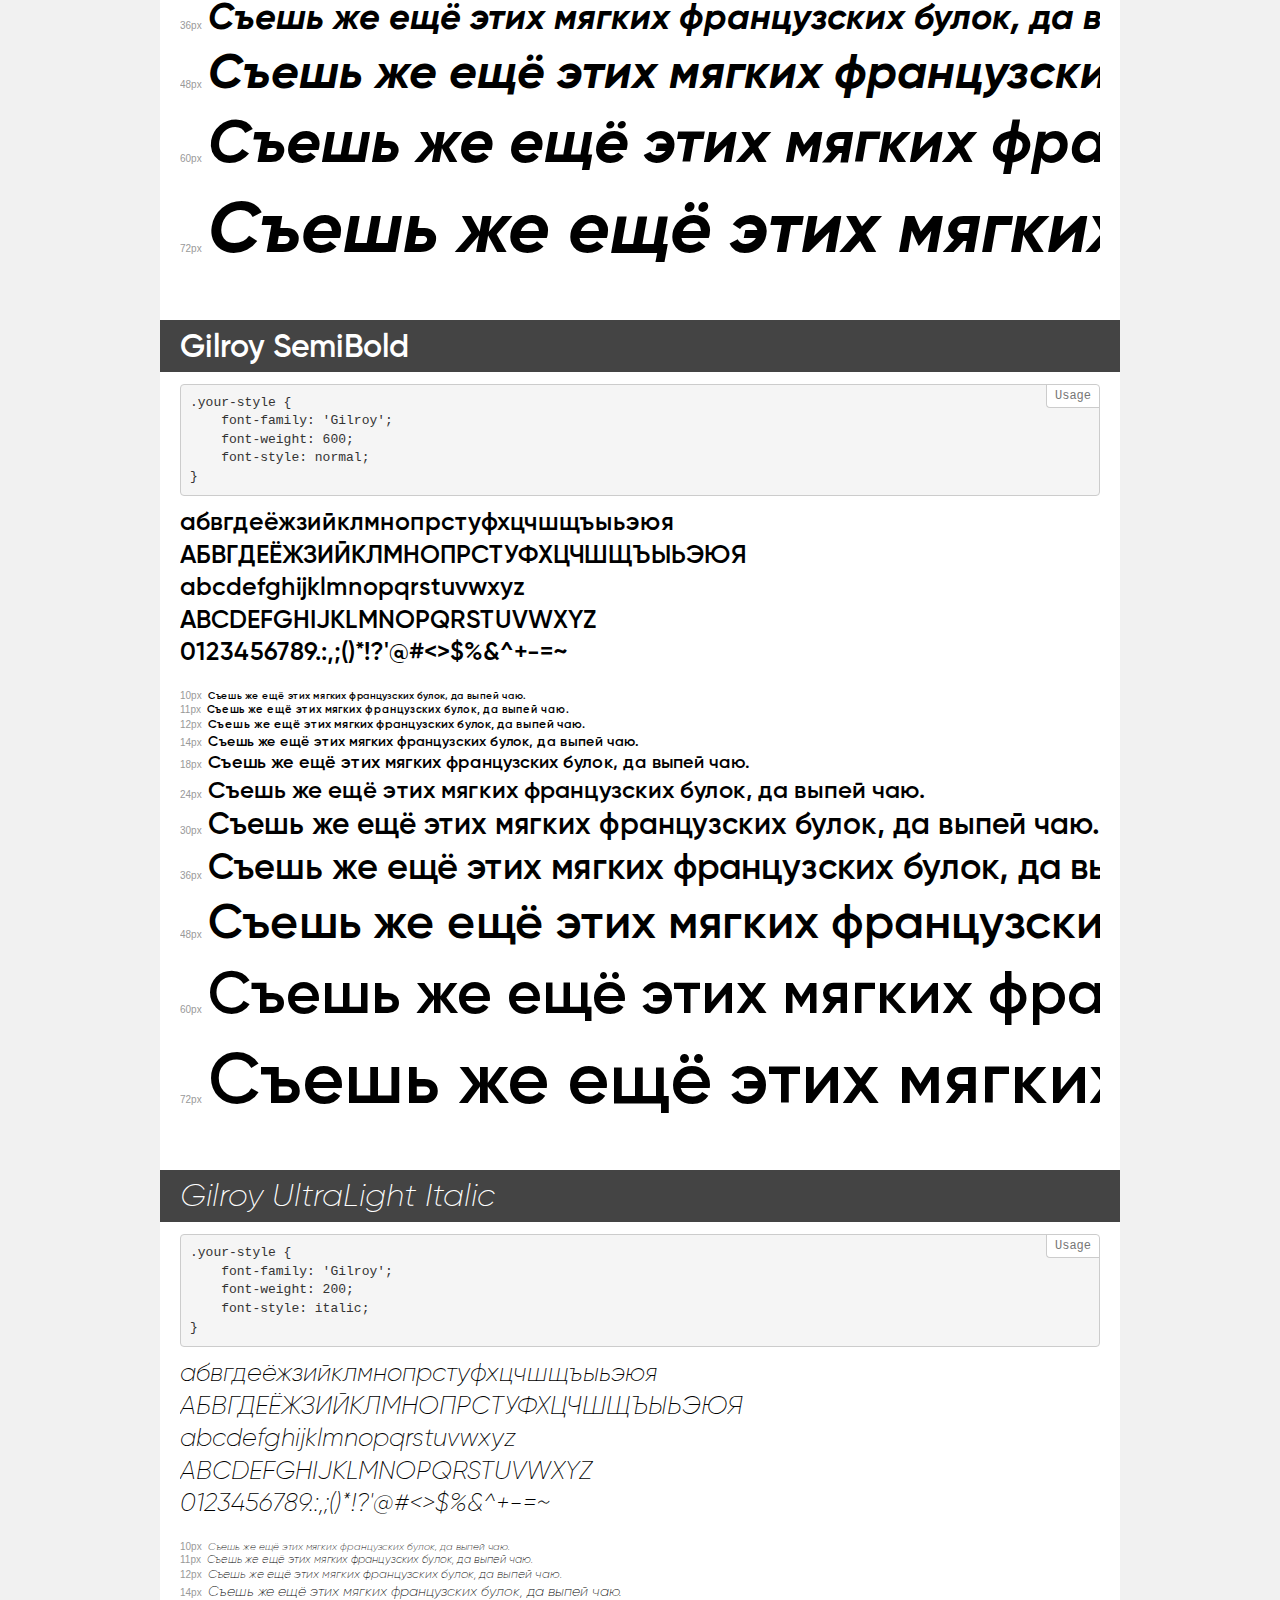
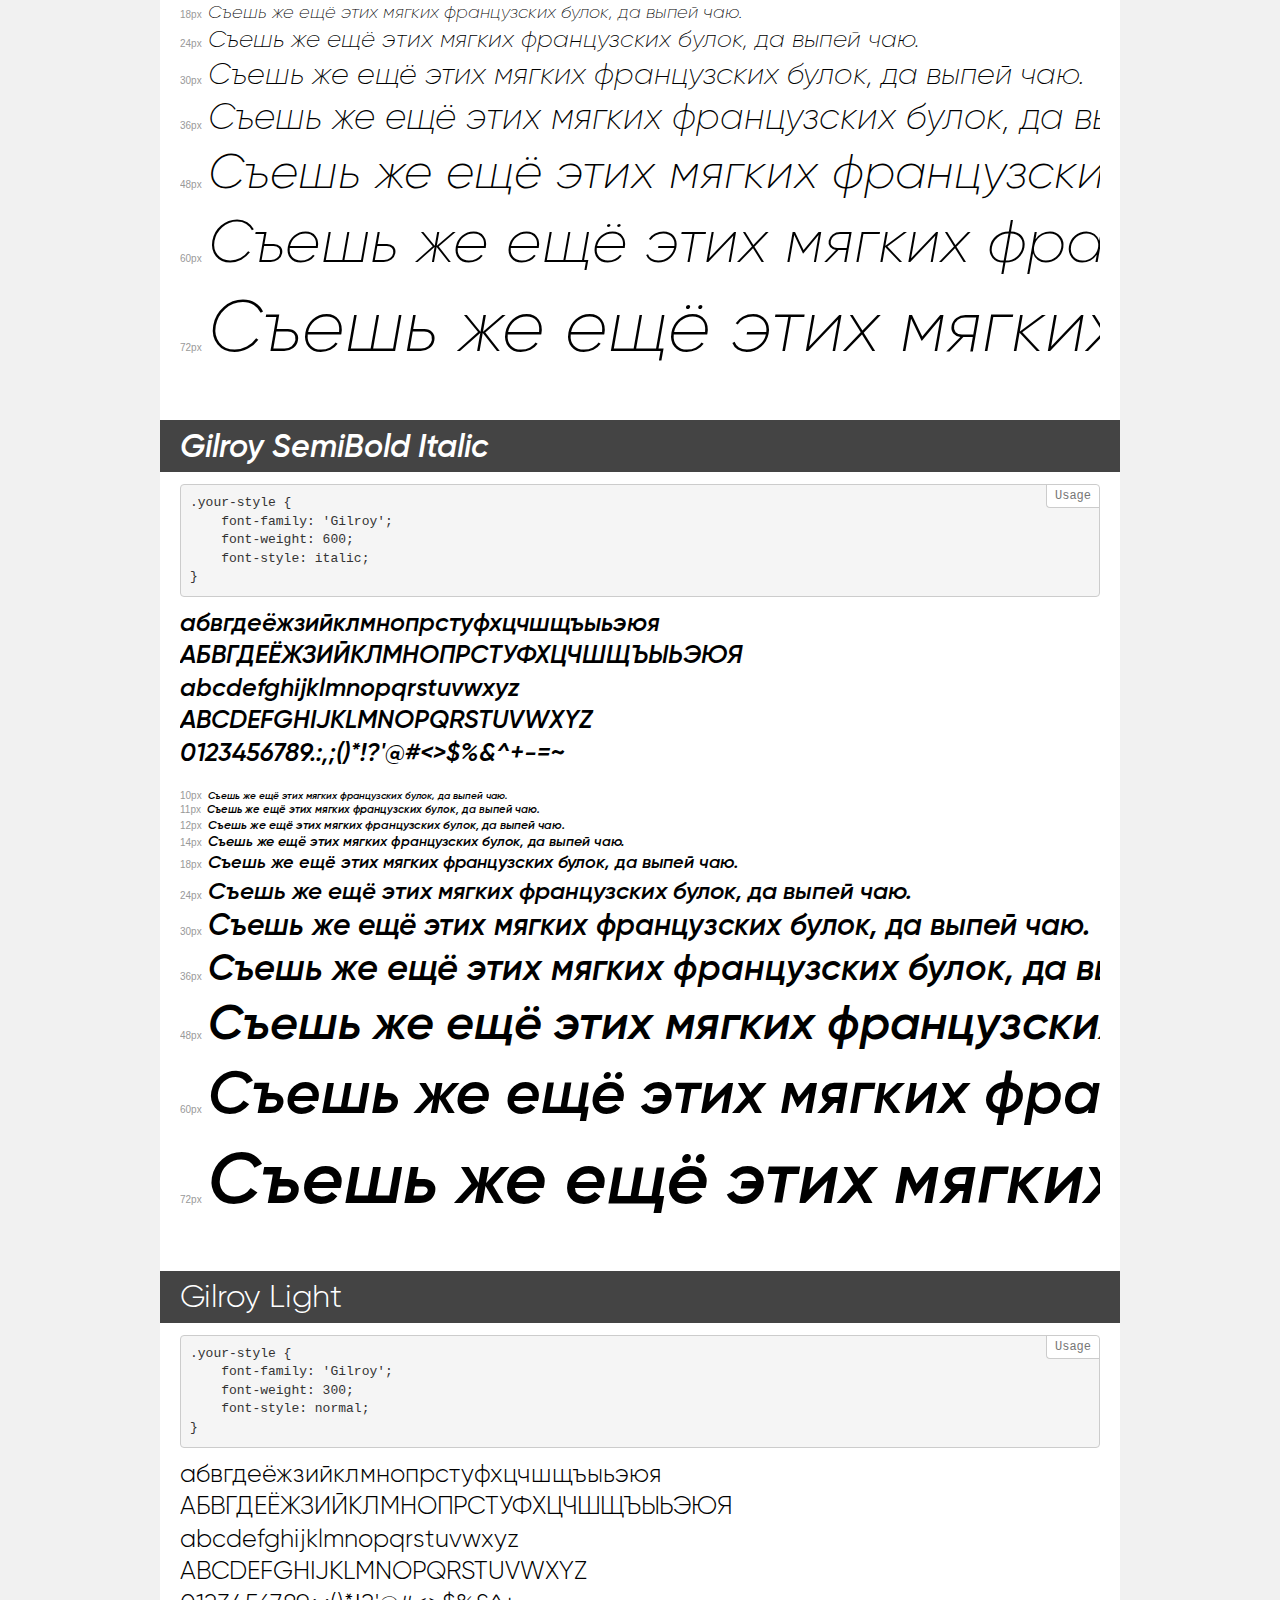
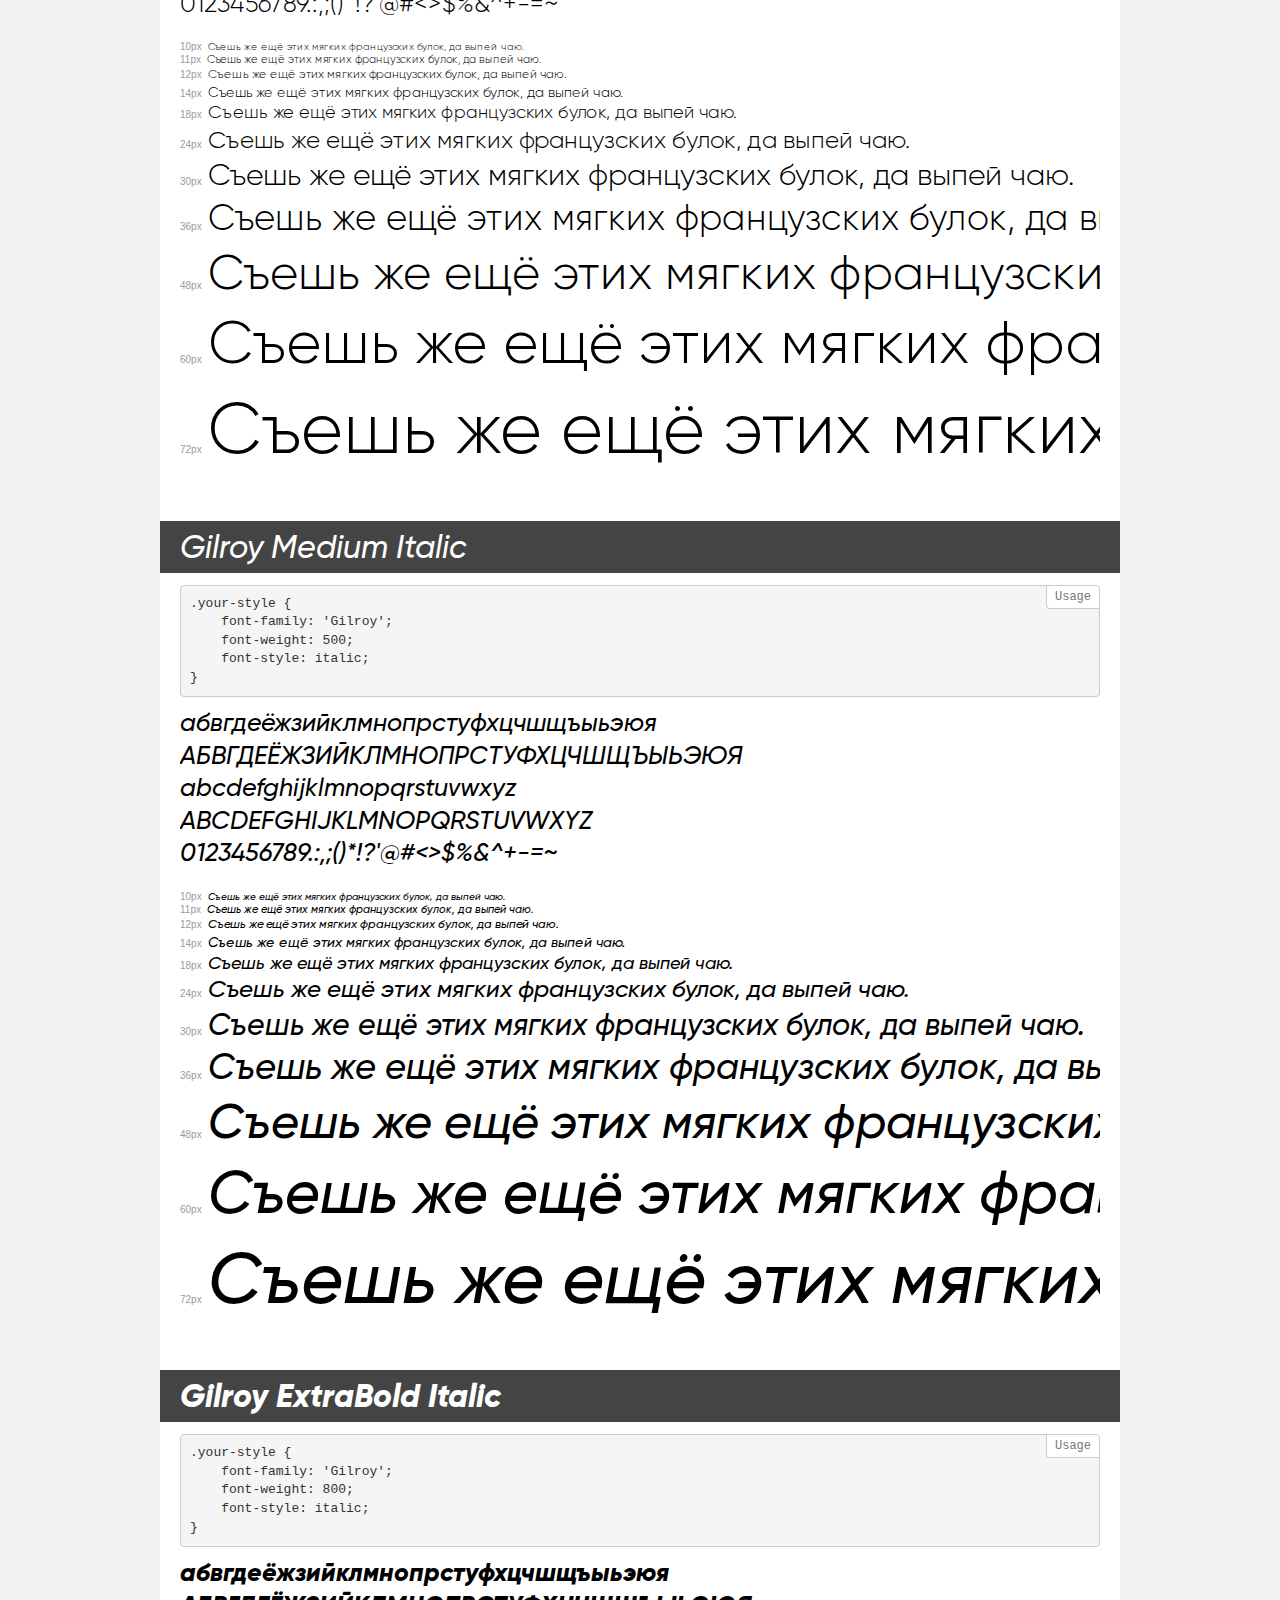
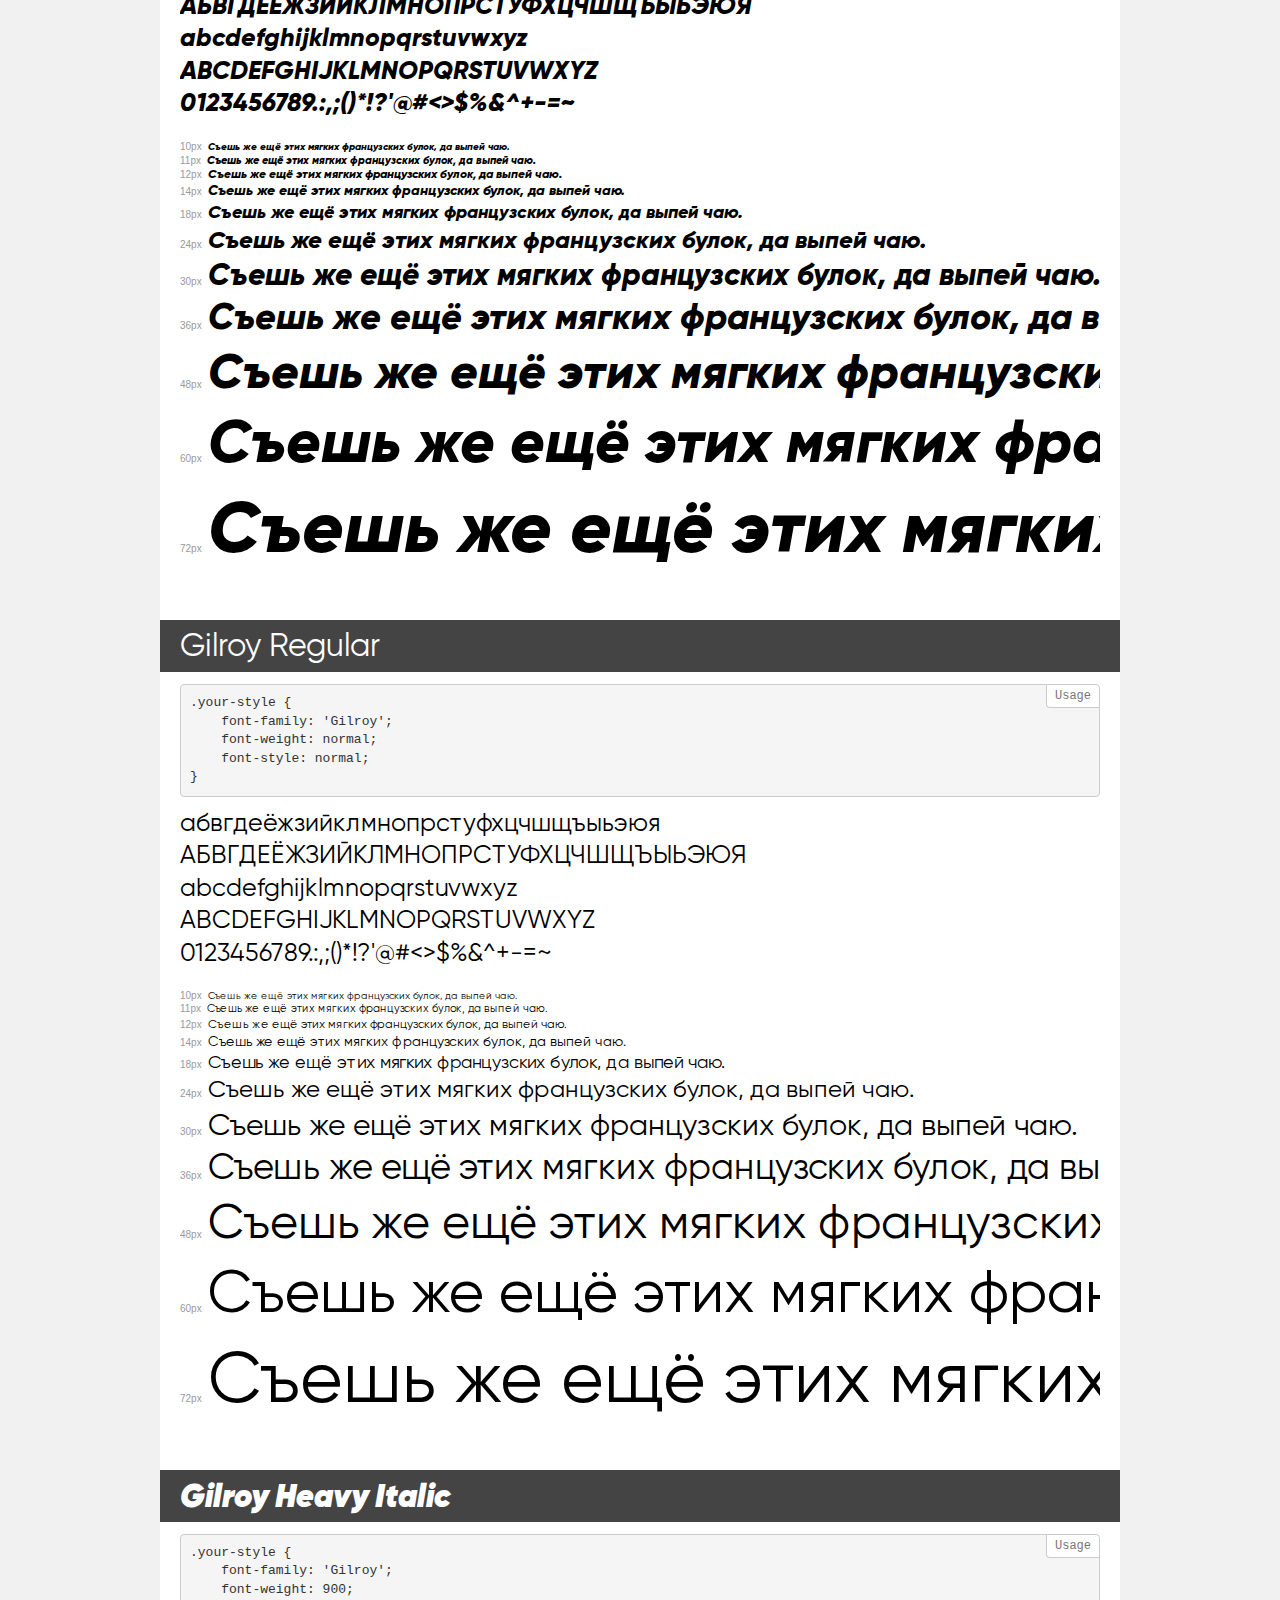
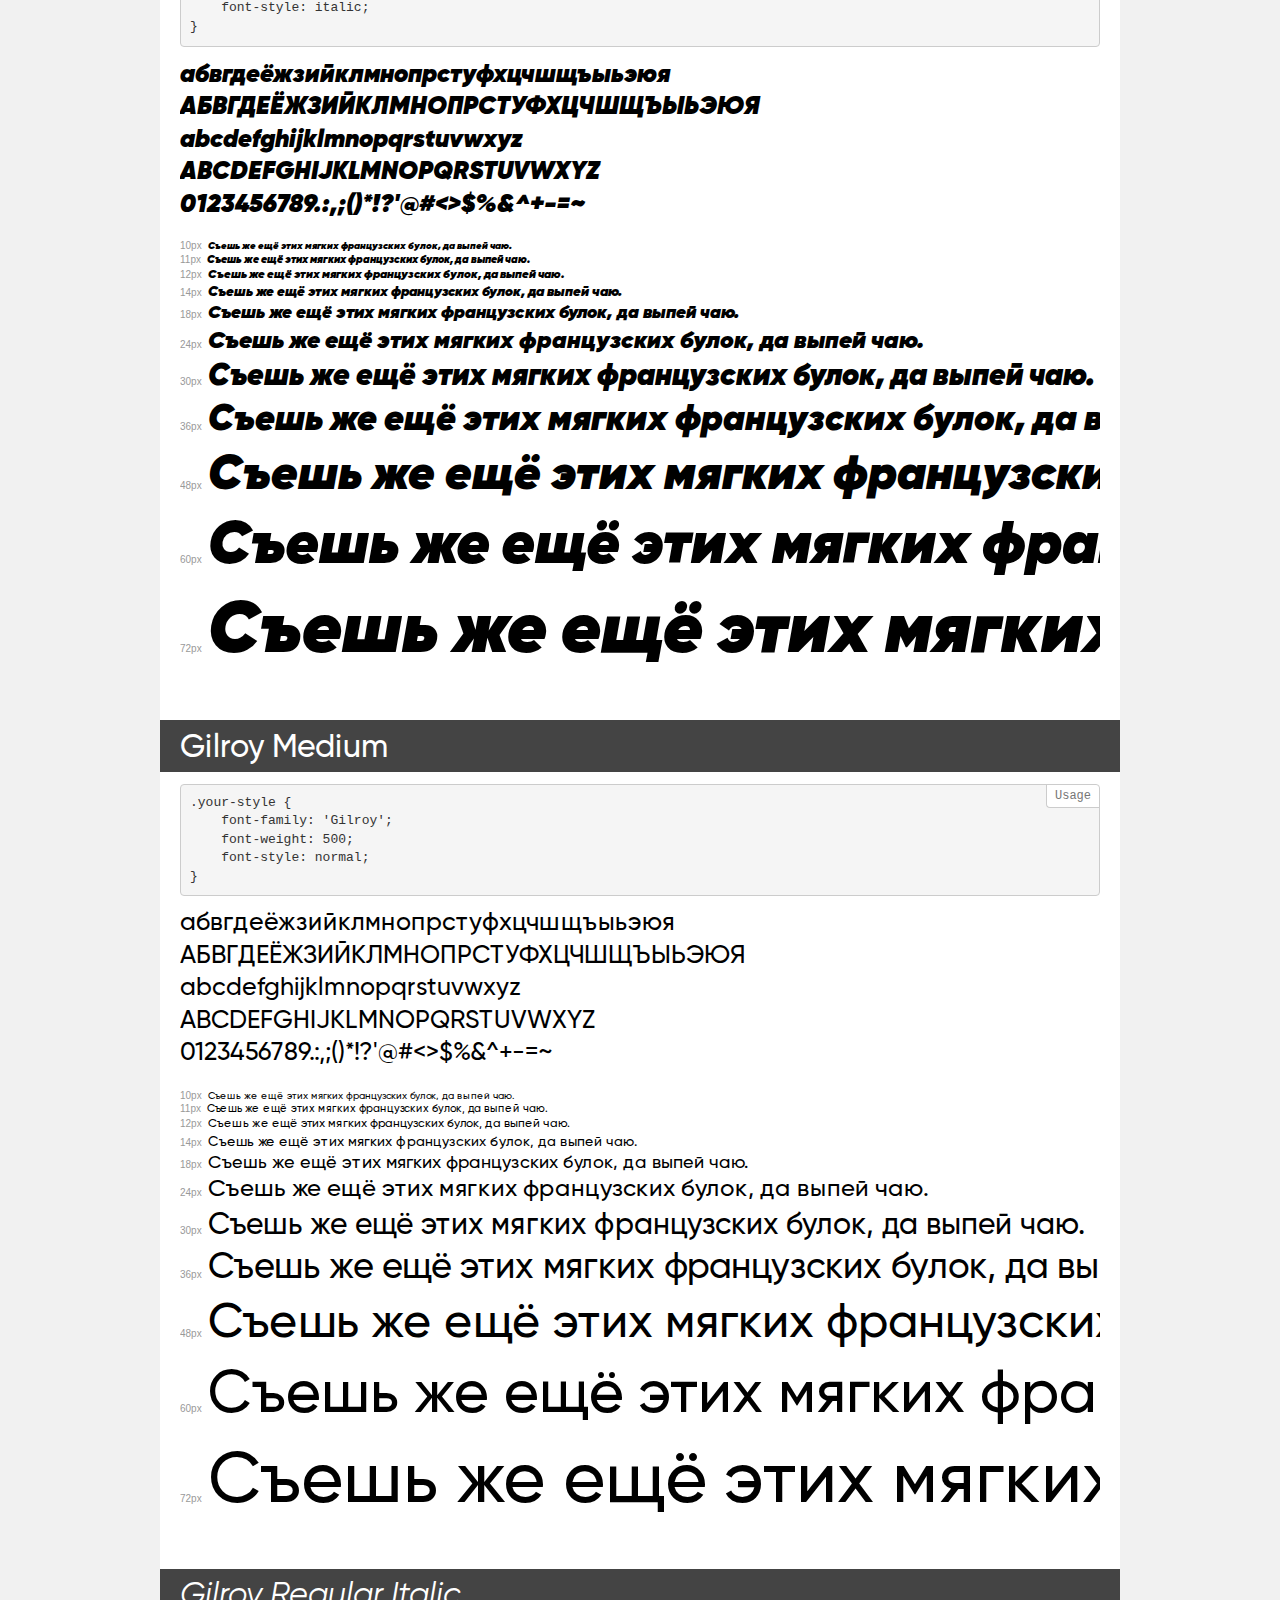
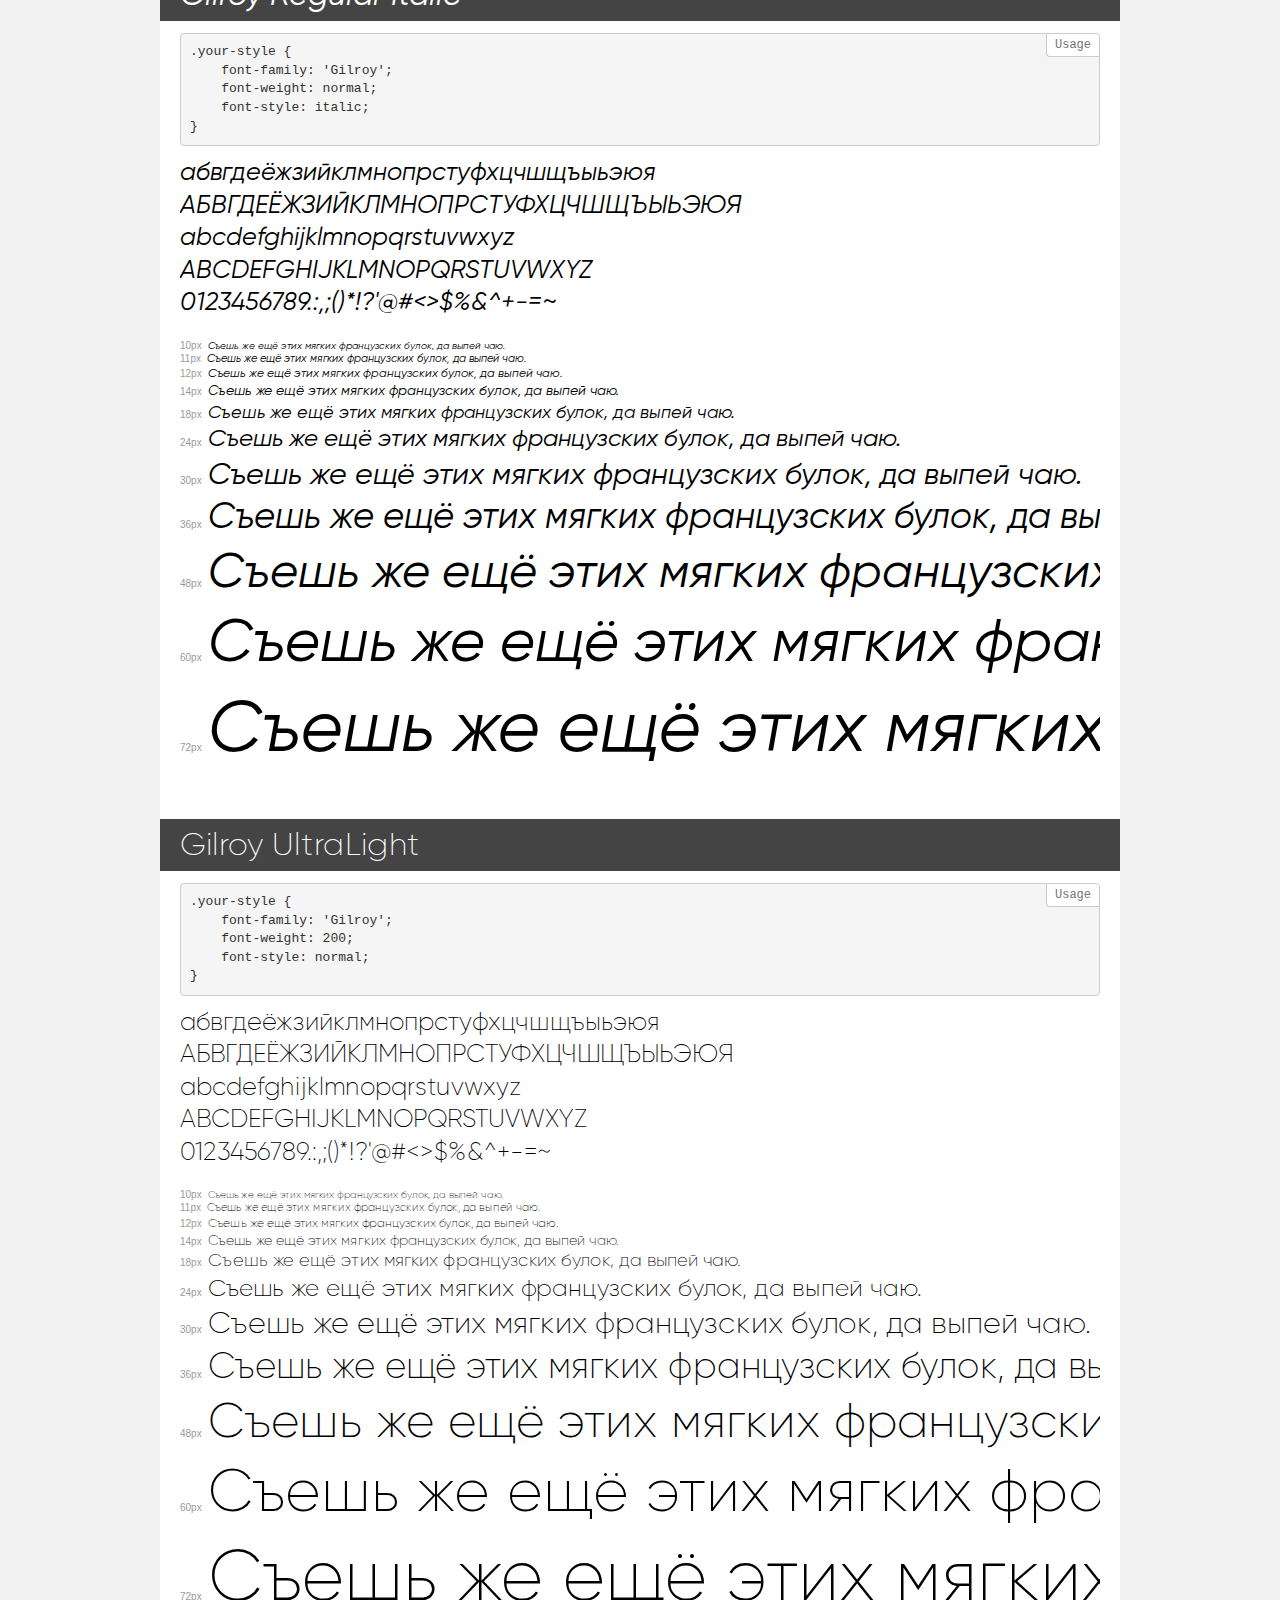
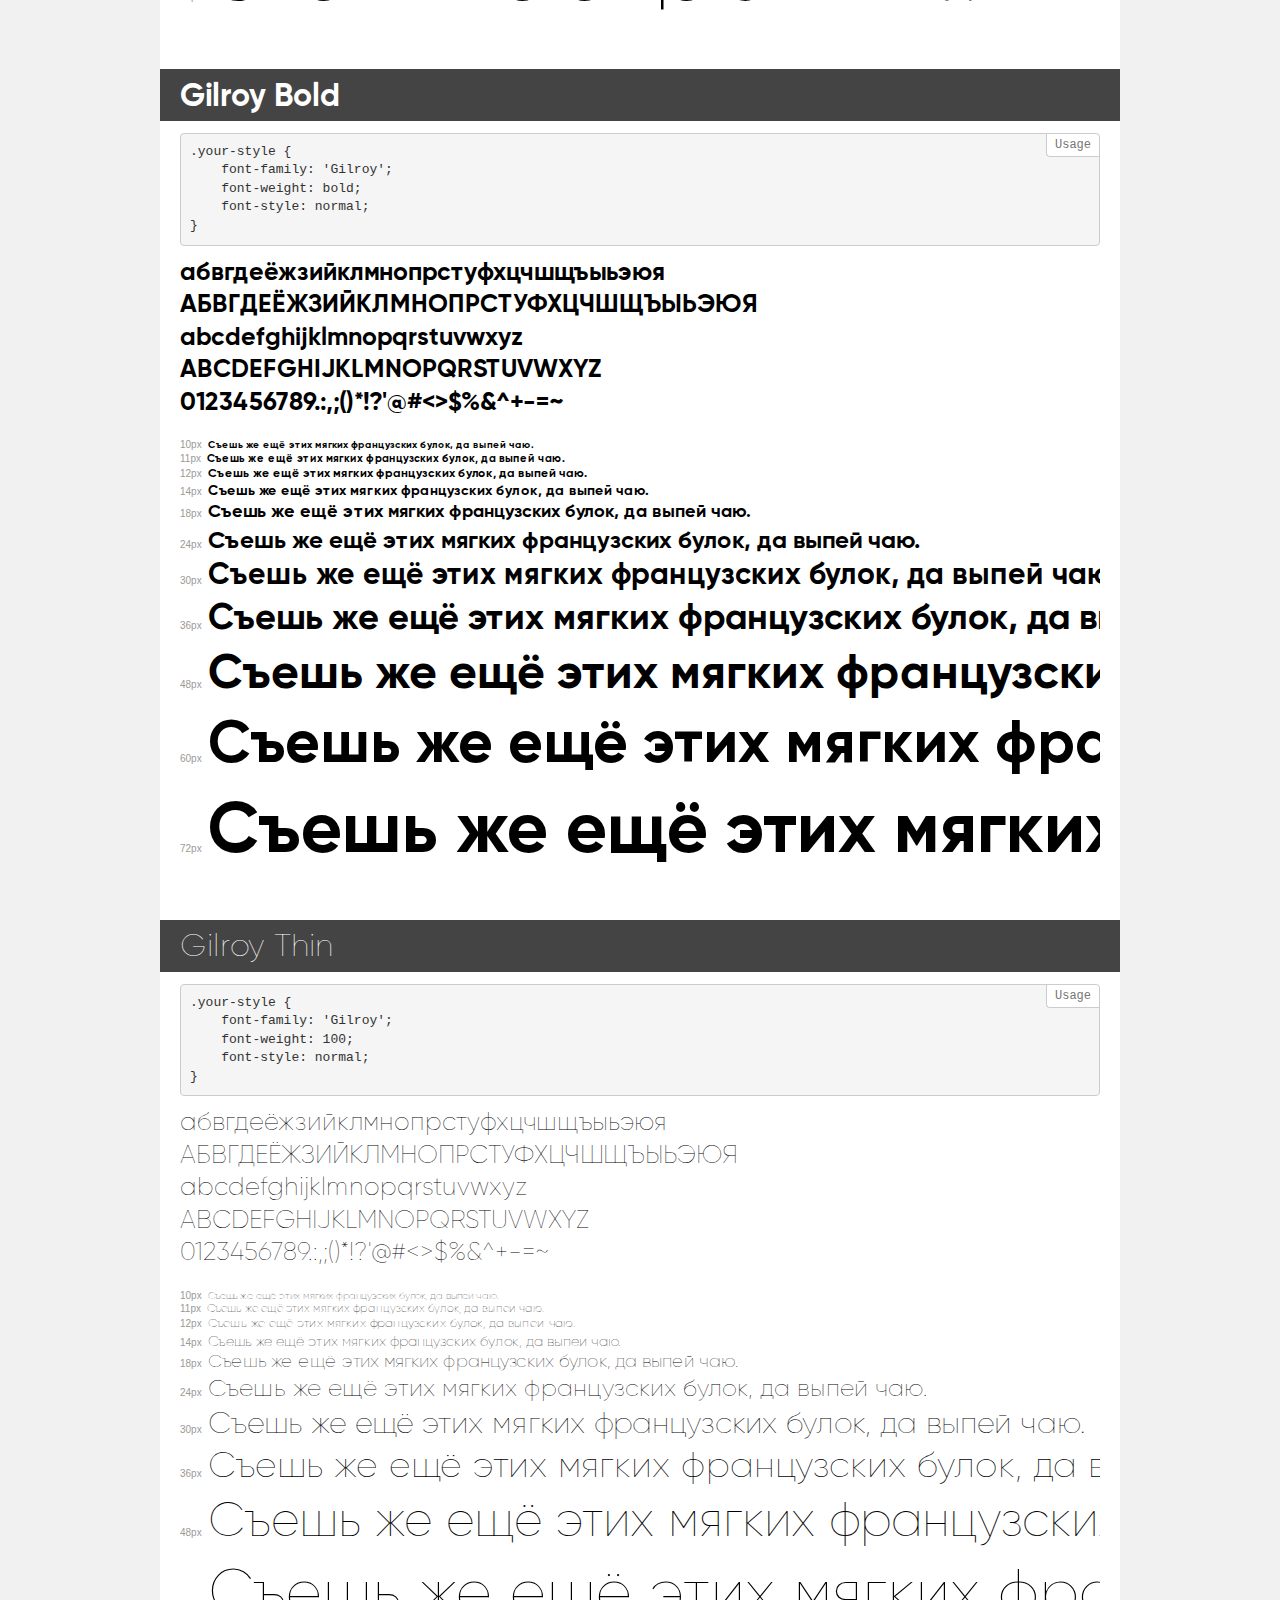
<file: assets/fonts/Gilroy/demo.html>
<!DOCTYPE html>
<html>
<head>
    <meta charset="utf-8">
    <meta http-equiv="X-UA-Compatible" content="IE=edge">
    <meta name="viewport" content="width=device-width, initial-scale=1">
    <meta name="robots" content="noindex, noarchive">
    <meta name="format-detection" content="telephone=no">
    <title>Transfonter demo</title>
    <link href="stylesheet.css" rel="stylesheet">
    <style>
        /*
        http://meyerweb.com/eric/tools/css/reset/
        v2.0 | 20110126
        License: none (public domain)
        */
        html, body, div, span, applet, object, iframe,
        h1, h2, h3, h4, h5, h6, p, blockquote, pre,
        a, abbr, acronym, address, big, cite, code,
        del, dfn, em, img, ins, kbd, q, s, samp,
        small, strike, strong, sub, sup, tt, var,
        b, u, i, center,
        dl, dt, dd, ol, ul, li,
        fieldset, form, label, legend,
        table, caption, tbody, tfoot, thead, tr, th, td,
        article, aside, canvas, details, embed,
        figure, figcaption, footer, header, hgroup,
        menu, nav, output, ruby, section, summary,
        time, mark, audio, video {
            margin: 0;
            padding: 0;
            border: 0;
            font-size: 100%;
            font: inherit;
            vertical-align: baseline;
        }
        /* HTML5 display-role reset for older browsers */
        article, aside, details, figcaption, figure,
        footer, header, hgroup, menu, nav, section {
            display: block;
        }
        body {
            line-height: 1;
        }
        ol, ul {
            list-style: none;
        }
        blockquote, q {
            quotes: none;
        }
        blockquote:before, blockquote:after,
        q:before, q:after {
            content: '';
            content: none;
        }
        table {
            border-collapse: collapse;
            border-spacing: 0;
        }
        /* common styles */
        body {
            background: #f1f1f1;
            color: #000;
        }
        .page {
            background: #fff;
            width: 920px;
            margin: 0 auto;
            padding: 20px 20px 0 20px;
            overflow: hidden;
        }
        .font-container {
            overflow-x: auto;
            overflow-y: hidden;
            margin-bottom: 40px;
            line-height: 1.3;
            white-space: nowrap;
            padding-bottom: 5px;
        }
        h1 {
            position: relative;
            background: #444;
            font-size: 32px;
            color: #fff;
            padding: 10px 20px;
            margin: 0 -20px 12px -20px;
        }
        .letters {
            font-size: 25px;
            margin-bottom: 20px;
        }
        .s10:before {
            content: '10px';
        }
        .s11:before {
            content: '11px';
        }
        .s12:before {
            content: '12px';
        }
        .s14:before {
            content: '14px';
        }
        .s18:before {
            content: '18px';
        }
        .s24:before {
            content: '24px';
        }
        .s30:before {
            content: '30px';
        }
        .s36:before {
            content: '36px';
        }
        .s48:before {
            content: '48px';
        }
        .s60:before {
            content: '60px';
        }
        .s72:before {
            content: '72px';
        }
        .s10:before, .s11:before, .s12:before, .s14:before,
        .s18:before, .s24:before, .s30:before, .s36:before,
        .s48:before, .s60:before, .s72:before {
            font-family: Arial, sans-serif;
            font-size: 10px;
            font-weight: normal;
            font-style: normal;
            color: #999;
            padding-right: 6px;
        }
        pre {
            display: block;
            position: relative;
            padding: 9px;
            margin: 0 0 10px;
            font-family: Monaco, Menlo, Consolas, "Courier New", monospace !important;
            font-size: 13px;
            line-height: 1.428571429;
            color: #333;
            font-weight: normal !important;
            font-style: normal !important;
            background-color: #f5f5f5;
            border: 1px solid #ccc;
            overflow-x: auto;
            border-radius: 4px;
        }
        pre:after {
            display: block;
            position: absolute;
            right: 0;
            top: 0;
            content: 'Usage';
            line-height: 1;
            padding: 5px 8px;
            font-size: 12px;
            color: #767676;
            background-color: #fff;
            border: 1px solid #ccc;
            border-right: none;
            border-top: none;
            border-radius: 0 4px 0 4px;
            z-index: 10;
        }
        /* responsive */
        @media (max-width: 959px) {
            .page {
                width: auto;
                margin: 0;
            }
        }
    </style>
</head>
<body>
<div class="page">
    <div class="demo" style="font-family: 'Gilroy'; font-weight: 800; font-style: normal;">
        <h1>Gilroy ExtraBold</h1>
        <pre>.your-style {
    font-family: 'Gilroy';
    font-weight: 800;
    font-style: normal;
}</pre>
        <div class="font-container">
            <p class="letters">
                абвгдеёжзийклмнопрстуфхцчшщъыьэюя<br>
АБВГДЕЁЖЗИЙКЛМНОПРСТУФХЦЧШЩЪЫЬЭЮЯ<br>
abcdefghijklmnopqrstuvwxyz<br>
ABCDEFGHIJKLMNOPQRSTUVWXYZ<br>
                0123456789.:,;()*!?'@#<>$%&^+-=~
            </p>
            <p class="s10" style="font-size: 10px;">Съешь же ещё этих мягких французских булок, да выпей чаю.</p>
            <p class="s11" style="font-size: 11px;">Съешь же ещё этих мягких французских булок, да выпей чаю.</p>
            <p class="s12" style="font-size: 12px;">Съешь же ещё этих мягких французских булок, да выпей чаю.</p>
            <p class="s14" style="font-size: 14px;">Съешь же ещё этих мягких французских булок, да выпей чаю.</p>
            <p class="s18" style="font-size: 18px;">Съешь же ещё этих мягких французских булок, да выпей чаю.</p>
            <p class="s24" style="font-size: 24px;">Съешь же ещё этих мягких французских булок, да выпей чаю.</p>
            <p class="s30" style="font-size: 30px;">Съешь же ещё этих мягких французских булок, да выпей чаю.</p>
            <p class="s36" style="font-size: 36px;">Съешь же ещё этих мягких французских булок, да выпей чаю.</p>
            <p class="s48" style="font-size: 48px;">Съешь же ещё этих мягких французских булок, да выпей чаю.</p>
            <p class="s60" style="font-size: 60px;">Съешь же ещё этих мягких французских булок, да выпей чаю.</p>
            <p class="s72" style="font-size: 72px;">Съешь же ещё этих мягких французских булок, да выпей чаю.</p>
        </div>
    </div>
    <div class="demo" style="font-family: 'Gilroy'; font-weight: 900; font-style: normal;">
        <h1>Gilroy Heavy</h1>
        <pre>.your-style {
    font-family: 'Gilroy';
    font-weight: 900;
    font-style: normal;
}</pre>
        <div class="font-container">
            <p class="letters">
                абвгдеёжзийклмнопрстуфхцчшщъыьэюя<br>
АБВГДЕЁЖЗИЙКЛМНОПРСТУФХЦЧШЩЪЫЬЭЮЯ<br>
abcdefghijklmnopqrstuvwxyz<br>
ABCDEFGHIJKLMNOPQRSTUVWXYZ<br>
                0123456789.:,;()*!?'@#<>$%&^+-=~
            </p>
            <p class="s10" style="font-size: 10px;">Съешь же ещё этих мягких французских булок, да выпей чаю.</p>
            <p class="s11" style="font-size: 11px;">Съешь же ещё этих мягких французских булок, да выпей чаю.</p>
            <p class="s12" style="font-size: 12px;">Съешь же ещё этих мягких французских булок, да выпей чаю.</p>
            <p class="s14" style="font-size: 14px;">Съешь же ещё этих мягких французских булок, да выпей чаю.</p>
            <p class="s18" style="font-size: 18px;">Съешь же ещё этих мягких французских булок, да выпей чаю.</p>
            <p class="s24" style="font-size: 24px;">Съешь же ещё этих мягких французских булок, да выпей чаю.</p>
            <p class="s30" style="font-size: 30px;">Съешь же ещё этих мягких французских булок, да выпей чаю.</p>
            <p class="s36" style="font-size: 36px;">Съешь же ещё этих мягких французских булок, да выпей чаю.</p>
            <p class="s48" style="font-size: 48px;">Съешь же ещё этих мягких французских булок, да выпей чаю.</p>
            <p class="s60" style="font-size: 60px;">Съешь же ещё этих мягких французских булок, да выпей чаю.</p>
            <p class="s72" style="font-size: 72px;">Съешь же ещё этих мягких французских булок, да выпей чаю.</p>
        </div>
    </div>
    <div class="demo" style="font-family: 'Gilroy'; font-weight: 300; font-style: italic;">
        <h1>Gilroy Light Italic</h1>
        <pre>.your-style {
    font-family: 'Gilroy';
    font-weight: 300;
    font-style: italic;
}</pre>
        <div class="font-container">
            <p class="letters">
                абвгдеёжзийклмнопрстуфхцчшщъыьэюя<br>
АБВГДЕЁЖЗИЙКЛМНОПРСТУФХЦЧШЩЪЫЬЭЮЯ<br>
abcdefghijklmnopqrstuvwxyz<br>
ABCDEFGHIJKLMNOPQRSTUVWXYZ<br>
                0123456789.:,;()*!?'@#<>$%&^+-=~
            </p>
            <p class="s10" style="font-size: 10px;">Съешь же ещё этих мягких французских булок, да выпей чаю.</p>
            <p class="s11" style="font-size: 11px;">Съешь же ещё этих мягких французских булок, да выпей чаю.</p>
            <p class="s12" style="font-size: 12px;">Съешь же ещё этих мягких французских булок, да выпей чаю.</p>
            <p class="s14" style="font-size: 14px;">Съешь же ещё этих мягких французских булок, да выпей чаю.</p>
            <p class="s18" style="font-size: 18px;">Съешь же ещё этих мягких французских булок, да выпей чаю.</p>
            <p class="s24" style="font-size: 24px;">Съешь же ещё этих мягких французских булок, да выпей чаю.</p>
            <p class="s30" style="font-size: 30px;">Съешь же ещё этих мягких французских булок, да выпей чаю.</p>
            <p class="s36" style="font-size: 36px;">Съешь же ещё этих мягких французских булок, да выпей чаю.</p>
            <p class="s48" style="font-size: 48px;">Съешь же ещё этих мягких французских булок, да выпей чаю.</p>
            <p class="s60" style="font-size: 60px;">Съешь же ещё этих мягких французских булок, да выпей чаю.</p>
            <p class="s72" style="font-size: 72px;">Съешь же ещё этих мягких французских булок, да выпей чаю.</p>
        </div>
    </div>
    <div class="demo" style="font-family: 'Gilroy'; font-weight: 100; font-style: italic;">
        <h1>Gilroy Thin Italic</h1>
        <pre>.your-style {
    font-family: 'Gilroy';
    font-weight: 100;
    font-style: italic;
}</pre>
        <div class="font-container">
            <p class="letters">
                абвгдеёжзийклмнопрстуфхцчшщъыьэюя<br>
АБВГДЕЁЖЗИЙКЛМНОПРСТУФХЦЧШЩЪЫЬЭЮЯ<br>
abcdefghijklmnopqrstuvwxyz<br>
ABCDEFGHIJKLMNOPQRSTUVWXYZ<br>
                0123456789.:,;()*!?'@#<>$%&^+-=~
            </p>
            <p class="s10" style="font-size: 10px;">Съешь же ещё этих мягких французских булок, да выпей чаю.</p>
            <p class="s11" style="font-size: 11px;">Съешь же ещё этих мягких французских булок, да выпей чаю.</p>
            <p class="s12" style="font-size: 12px;">Съешь же ещё этих мягких французских булок, да выпей чаю.</p>
            <p class="s14" style="font-size: 14px;">Съешь же ещё этих мягких французских булок, да выпей чаю.</p>
            <p class="s18" style="font-size: 18px;">Съешь же ещё этих мягких французских булок, да выпей чаю.</p>
            <p class="s24" style="font-size: 24px;">Съешь же ещё этих мягких французских булок, да выпей чаю.</p>
            <p class="s30" style="font-size: 30px;">Съешь же ещё этих мягких французских булок, да выпей чаю.</p>
            <p class="s36" style="font-size: 36px;">Съешь же ещё этих мягких французских булок, да выпей чаю.</p>
            <p class="s48" style="font-size: 48px;">Съешь же ещё этих мягких французских булок, да выпей чаю.</p>
            <p class="s60" style="font-size: 60px;">Съешь же ещё этих мягких французских булок, да выпей чаю.</p>
            <p class="s72" style="font-size: 72px;">Съешь же ещё этих мягких французских булок, да выпей чаю.</p>
        </div>
    </div>
    <div class="demo" style="font-family: 'Gilroy'; font-weight: 900; font-style: italic;">
        <h1>Gilroy Black Italic</h1>
        <pre>.your-style {
    font-family: 'Gilroy';
    font-weight: 900;
    font-style: italic;
}</pre>
        <div class="font-container">
            <p class="letters">
                абвгдеёжзийклмнопрстуфхцчшщъыьэюя<br>
АБВГДЕЁЖЗИЙКЛМНОПРСТУФХЦЧШЩЪЫЬЭЮЯ<br>
abcdefghijklmnopqrstuvwxyz<br>
ABCDEFGHIJKLMNOPQRSTUVWXYZ<br>
                0123456789.:,;()*!?'@#<>$%&^+-=~
            </p>
            <p class="s10" style="font-size: 10px;">Съешь же ещё этих мягких французских булок, да выпей чаю.</p>
            <p class="s11" style="font-size: 11px;">Съешь же ещё этих мягких французских булок, да выпей чаю.</p>
            <p class="s12" style="font-size: 12px;">Съешь же ещё этих мягких французских булок, да выпей чаю.</p>
            <p class="s14" style="font-size: 14px;">Съешь же ещё этих мягких французских булок, да выпей чаю.</p>
            <p class="s18" style="font-size: 18px;">Съешь же ещё этих мягких французских булок, да выпей чаю.</p>
            <p class="s24" style="font-size: 24px;">Съешь же ещё этих мягких французских булок, да выпей чаю.</p>
            <p class="s30" style="font-size: 30px;">Съешь же ещё этих мягких французских булок, да выпей чаю.</p>
            <p class="s36" style="font-size: 36px;">Съешь же ещё этих мягких французских булок, да выпей чаю.</p>
            <p class="s48" style="font-size: 48px;">Съешь же ещё этих мягких французских булок, да выпей чаю.</p>
            <p class="s60" style="font-size: 60px;">Съешь же ещё этих мягких французских булок, да выпей чаю.</p>
            <p class="s72" style="font-size: 72px;">Съешь же ещё этих мягких французских булок, да выпей чаю.</p>
        </div>
    </div>
    <div class="demo" style="font-family: 'Gilroy'; font-weight: bold; font-style: italic;">
        <h1>Gilroy Bold Italic</h1>
        <pre>.your-style {
    font-family: 'Gilroy';
    font-weight: bold;
    font-style: italic;
}</pre>
        <div class="font-container">
            <p class="letters">
                абвгдеёжзийклмнопрстуфхцчшщъыьэюя<br>
АБВГДЕЁЖЗИЙКЛМНОПРСТУФХЦЧШЩЪЫЬЭЮЯ<br>
abcdefghijklmnopqrstuvwxyz<br>
ABCDEFGHIJKLMNOPQRSTUVWXYZ<br>
                0123456789.:,;()*!?'@#<>$%&^+-=~
            </p>
            <p class="s10" style="font-size: 10px;">Съешь же ещё этих мягких французских булок, да выпей чаю.</p>
            <p class="s11" style="font-size: 11px;">Съешь же ещё этих мягких французских булок, да выпей чаю.</p>
            <p class="s12" style="font-size: 12px;">Съешь же ещё этих мягких французских булок, да выпей чаю.</p>
            <p class="s14" style="font-size: 14px;">Съешь же ещё этих мягких французских булок, да выпей чаю.</p>
            <p class="s18" style="font-size: 18px;">Съешь же ещё этих мягких французских булок, да выпей чаю.</p>
            <p class="s24" style="font-size: 24px;">Съешь же ещё этих мягких французских булок, да выпей чаю.</p>
            <p class="s30" style="font-size: 30px;">Съешь же ещё этих мягких французских булок, да выпей чаю.</p>
            <p class="s36" style="font-size: 36px;">Съешь же ещё этих мягких французских булок, да выпей чаю.</p>
            <p class="s48" style="font-size: 48px;">Съешь же ещё этих мягких французских булок, да выпей чаю.</p>
            <p class="s60" style="font-size: 60px;">Съешь же ещё этих мягких французских булок, да выпей чаю.</p>
            <p class="s72" style="font-size: 72px;">Съешь же ещё этих мягких французских булок, да выпей чаю.</p>
        </div>
    </div>
    <div class="demo" style="font-family: 'Gilroy'; font-weight: 600; font-style: normal;">
        <h1>Gilroy SemiBold</h1>
        <pre>.your-style {
    font-family: 'Gilroy';
    font-weight: 600;
    font-style: normal;
}</pre>
        <div class="font-container">
            <p class="letters">
                абвгдеёжзийклмнопрстуфхцчшщъыьэюя<br>
АБВГДЕЁЖЗИЙКЛМНОПРСТУФХЦЧШЩЪЫЬЭЮЯ<br>
abcdefghijklmnopqrstuvwxyz<br>
ABCDEFGHIJKLMNOPQRSTUVWXYZ<br>
                0123456789.:,;()*!?'@#<>$%&^+-=~
            </p>
            <p class="s10" style="font-size: 10px;">Съешь же ещё этих мягких французских булок, да выпей чаю.</p>
            <p class="s11" style="font-size: 11px;">Съешь же ещё этих мягких французских булок, да выпей чаю.</p>
            <p class="s12" style="font-size: 12px;">Съешь же ещё этих мягких французских булок, да выпей чаю.</p>
            <p class="s14" style="font-size: 14px;">Съешь же ещё этих мягких французских булок, да выпей чаю.</p>
            <p class="s18" style="font-size: 18px;">Съешь же ещё этих мягких французских булок, да выпей чаю.</p>
            <p class="s24" style="font-size: 24px;">Съешь же ещё этих мягких французских булок, да выпей чаю.</p>
            <p class="s30" style="font-size: 30px;">Съешь же ещё этих мягких французских булок, да выпей чаю.</p>
            <p class="s36" style="font-size: 36px;">Съешь же ещё этих мягких французских булок, да выпей чаю.</p>
            <p class="s48" style="font-size: 48px;">Съешь же ещё этих мягких французских булок, да выпей чаю.</p>
            <p class="s60" style="font-size: 60px;">Съешь же ещё этих мягких французских булок, да выпей чаю.</p>
            <p class="s72" style="font-size: 72px;">Съешь же ещё этих мягких французских булок, да выпей чаю.</p>
        </div>
    </div>
    <div class="demo" style="font-family: 'Gilroy'; font-weight: 200; font-style: italic;">
        <h1>Gilroy UltraLight Italic</h1>
        <pre>.your-style {
    font-family: 'Gilroy';
    font-weight: 200;
    font-style: italic;
}</pre>
        <div class="font-container">
            <p class="letters">
                абвгдеёжзийклмнопрстуфхцчшщъыьэюя<br>
АБВГДЕЁЖЗИЙКЛМНОПРСТУФХЦЧШЩЪЫЬЭЮЯ<br>
abcdefghijklmnopqrstuvwxyz<br>
ABCDEFGHIJKLMNOPQRSTUVWXYZ<br>
                0123456789.:,;()*!?'@#<>$%&^+-=~
            </p>
            <p class="s10" style="font-size: 10px;">Съешь же ещё этих мягких французских булок, да выпей чаю.</p>
            <p class="s11" style="font-size: 11px;">Съешь же ещё этих мягких французских булок, да выпей чаю.</p>
            <p class="s12" style="font-size: 12px;">Съешь же ещё этих мягких французских булок, да выпей чаю.</p>
            <p class="s14" style="font-size: 14px;">Съешь же ещё этих мягких французских булок, да выпей чаю.</p>
            <p class="s18" style="font-size: 18px;">Съешь же ещё этих мягких французских булок, да выпей чаю.</p>
            <p class="s24" style="font-size: 24px;">Съешь же ещё этих мягких французских булок, да выпей чаю.</p>
            <p class="s30" style="font-size: 30px;">Съешь же ещё этих мягких французских булок, да выпей чаю.</p>
            <p class="s36" style="font-size: 36px;">Съешь же ещё этих мягких французских булок, да выпей чаю.</p>
            <p class="s48" style="font-size: 48px;">Съешь же ещё этих мягких французских булок, да выпей чаю.</p>
            <p class="s60" style="font-size: 60px;">Съешь же ещё этих мягких французских булок, да выпей чаю.</p>
            <p class="s72" style="font-size: 72px;">Съешь же ещё этих мягких французских булок, да выпей чаю.</p>
        </div>
    </div>
    <div class="demo" style="font-family: 'Gilroy'; font-weight: 600; font-style: italic;">
        <h1>Gilroy SemiBold Italic</h1>
        <pre>.your-style {
    font-family: 'Gilroy';
    font-weight: 600;
    font-style: italic;
}</pre>
        <div class="font-container">
            <p class="letters">
                абвгдеёжзийклмнопрстуфхцчшщъыьэюя<br>
АБВГДЕЁЖЗИЙКЛМНОПРСТУФХЦЧШЩЪЫЬЭЮЯ<br>
abcdefghijklmnopqrstuvwxyz<br>
ABCDEFGHIJKLMNOPQRSTUVWXYZ<br>
                0123456789.:,;()*!?'@#<>$%&^+-=~
            </p>
            <p class="s10" style="font-size: 10px;">Съешь же ещё этих мягких французских булок, да выпей чаю.</p>
            <p class="s11" style="font-size: 11px;">Съешь же ещё этих мягких французских булок, да выпей чаю.</p>
            <p class="s12" style="font-size: 12px;">Съешь же ещё этих мягких французских булок, да выпей чаю.</p>
            <p class="s14" style="font-size: 14px;">Съешь же ещё этих мягких французских булок, да выпей чаю.</p>
            <p class="s18" style="font-size: 18px;">Съешь же ещё этих мягких французских булок, да выпей чаю.</p>
            <p class="s24" style="font-size: 24px;">Съешь же ещё этих мягких французских булок, да выпей чаю.</p>
            <p class="s30" style="font-size: 30px;">Съешь же ещё этих мягких французских булок, да выпей чаю.</p>
            <p class="s36" style="font-size: 36px;">Съешь же ещё этих мягких французских булок, да выпей чаю.</p>
            <p class="s48" style="font-size: 48px;">Съешь же ещё этих мягких французских булок, да выпей чаю.</p>
            <p class="s60" style="font-size: 60px;">Съешь же ещё этих мягких французских булок, да выпей чаю.</p>
            <p class="s72" style="font-size: 72px;">Съешь же ещё этих мягких французских булок, да выпей чаю.</p>
        </div>
    </div>
    <div class="demo" style="font-family: 'Gilroy'; font-weight: 300; font-style: normal;">
        <h1>Gilroy Light</h1>
        <pre>.your-style {
    font-family: 'Gilroy';
    font-weight: 300;
    font-style: normal;
}</pre>
        <div class="font-container">
            <p class="letters">
                абвгдеёжзийклмнопрстуфхцчшщъыьэюя<br>
АБВГДЕЁЖЗИЙКЛМНОПРСТУФХЦЧШЩЪЫЬЭЮЯ<br>
abcdefghijklmnopqrstuvwxyz<br>
ABCDEFGHIJKLMNOPQRSTUVWXYZ<br>
                0123456789.:,;()*!?'@#<>$%&^+-=~
            </p>
            <p class="s10" style="font-size: 10px;">Съешь же ещё этих мягких французских булок, да выпей чаю.</p>
            <p class="s11" style="font-size: 11px;">Съешь же ещё этих мягких французских булок, да выпей чаю.</p>
            <p class="s12" style="font-size: 12px;">Съешь же ещё этих мягких французских булок, да выпей чаю.</p>
            <p class="s14" style="font-size: 14px;">Съешь же ещё этих мягких французских булок, да выпей чаю.</p>
            <p class="s18" style="font-size: 18px;">Съешь же ещё этих мягких французских булок, да выпей чаю.</p>
            <p class="s24" style="font-size: 24px;">Съешь же ещё этих мягких французских булок, да выпей чаю.</p>
            <p class="s30" style="font-size: 30px;">Съешь же ещё этих мягких французских булок, да выпей чаю.</p>
            <p class="s36" style="font-size: 36px;">Съешь же ещё этих мягких французских булок, да выпей чаю.</p>
            <p class="s48" style="font-size: 48px;">Съешь же ещё этих мягких французских булок, да выпей чаю.</p>
            <p class="s60" style="font-size: 60px;">Съешь же ещё этих мягких французских булок, да выпей чаю.</p>
            <p class="s72" style="font-size: 72px;">Съешь же ещё этих мягких французских булок, да выпей чаю.</p>
        </div>
    </div>
    <div class="demo" style="font-family: 'Gilroy'; font-weight: 500; font-style: italic;">
        <h1>Gilroy Medium Italic</h1>
        <pre>.your-style {
    font-family: 'Gilroy';
    font-weight: 500;
    font-style: italic;
}</pre>
        <div class="font-container">
            <p class="letters">
                абвгдеёжзийклмнопрстуфхцчшщъыьэюя<br>
АБВГДЕЁЖЗИЙКЛМНОПРСТУФХЦЧШЩЪЫЬЭЮЯ<br>
abcdefghijklmnopqrstuvwxyz<br>
ABCDEFGHIJKLMNOPQRSTUVWXYZ<br>
                0123456789.:,;()*!?'@#<>$%&^+-=~
            </p>
            <p class="s10" style="font-size: 10px;">Съешь же ещё этих мягких французских булок, да выпей чаю.</p>
            <p class="s11" style="font-size: 11px;">Съешь же ещё этих мягких французских булок, да выпей чаю.</p>
            <p class="s12" style="font-size: 12px;">Съешь же ещё этих мягких французских булок, да выпей чаю.</p>
            <p class="s14" style="font-size: 14px;">Съешь же ещё этих мягких французских булок, да выпей чаю.</p>
            <p class="s18" style="font-size: 18px;">Съешь же ещё этих мягких французских булок, да выпей чаю.</p>
            <p class="s24" style="font-size: 24px;">Съешь же ещё этих мягких французских булок, да выпей чаю.</p>
            <p class="s30" style="font-size: 30px;">Съешь же ещё этих мягких французских булок, да выпей чаю.</p>
            <p class="s36" style="font-size: 36px;">Съешь же ещё этих мягких французских булок, да выпей чаю.</p>
            <p class="s48" style="font-size: 48px;">Съешь же ещё этих мягких французских булок, да выпей чаю.</p>
            <p class="s60" style="font-size: 60px;">Съешь же ещё этих мягких французских булок, да выпей чаю.</p>
            <p class="s72" style="font-size: 72px;">Съешь же ещё этих мягких французских булок, да выпей чаю.</p>
        </div>
    </div>
    <div class="demo" style="font-family: 'Gilroy'; font-weight: 800; font-style: italic;">
        <h1>Gilroy ExtraBold Italic</h1>
        <pre>.your-style {
    font-family: 'Gilroy';
    font-weight: 800;
    font-style: italic;
}</pre>
        <div class="font-container">
            <p class="letters">
                абвгдеёжзийклмнопрстуфхцчшщъыьэюя<br>
АБВГДЕЁЖЗИЙКЛМНОПРСТУФХЦЧШЩЪЫЬЭЮЯ<br>
abcdefghijklmnopqrstuvwxyz<br>
ABCDEFGHIJKLMNOPQRSTUVWXYZ<br>
                0123456789.:,;()*!?'@#<>$%&^+-=~
            </p>
            <p class="s10" style="font-size: 10px;">Съешь же ещё этих мягких французских булок, да выпей чаю.</p>
            <p class="s11" style="font-size: 11px;">Съешь же ещё этих мягких французских булок, да выпей чаю.</p>
            <p class="s12" style="font-size: 12px;">Съешь же ещё этих мягких французских булок, да выпей чаю.</p>
            <p class="s14" style="font-size: 14px;">Съешь же ещё этих мягких французских булок, да выпей чаю.</p>
            <p class="s18" style="font-size: 18px;">Съешь же ещё этих мягких французских булок, да выпей чаю.</p>
            <p class="s24" style="font-size: 24px;">Съешь же ещё этих мягких французских булок, да выпей чаю.</p>
            <p class="s30" style="font-size: 30px;">Съешь же ещё этих мягких французских булок, да выпей чаю.</p>
            <p class="s36" style="font-size: 36px;">Съешь же ещё этих мягких французских булок, да выпей чаю.</p>
            <p class="s48" style="font-size: 48px;">Съешь же ещё этих мягких французских булок, да выпей чаю.</p>
            <p class="s60" style="font-size: 60px;">Съешь же ещё этих мягких французских булок, да выпей чаю.</p>
            <p class="s72" style="font-size: 72px;">Съешь же ещё этих мягких французских булок, да выпей чаю.</p>
        </div>
    </div>
    <div class="demo" style="font-family: 'Gilroy'; font-weight: normal; font-style: normal;">
        <h1>Gilroy Regular</h1>
        <pre>.your-style {
    font-family: 'Gilroy';
    font-weight: normal;
    font-style: normal;
}</pre>
        <div class="font-container">
            <p class="letters">
                абвгдеёжзийклмнопрстуфхцчшщъыьэюя<br>
АБВГДЕЁЖЗИЙКЛМНОПРСТУФХЦЧШЩЪЫЬЭЮЯ<br>
abcdefghijklmnopqrstuvwxyz<br>
ABCDEFGHIJKLMNOPQRSTUVWXYZ<br>
                0123456789.:,;()*!?'@#<>$%&^+-=~
            </p>
            <p class="s10" style="font-size: 10px;">Съешь же ещё этих мягких французских булок, да выпей чаю.</p>
            <p class="s11" style="font-size: 11px;">Съешь же ещё этих мягких французских булок, да выпей чаю.</p>
            <p class="s12" style="font-size: 12px;">Съешь же ещё этих мягких французских булок, да выпей чаю.</p>
            <p class="s14" style="font-size: 14px;">Съешь же ещё этих мягких французских булок, да выпей чаю.</p>
            <p class="s18" style="font-size: 18px;">Съешь же ещё этих мягких французских булок, да выпей чаю.</p>
            <p class="s24" style="font-size: 24px;">Съешь же ещё этих мягких французских булок, да выпей чаю.</p>
            <p class="s30" style="font-size: 30px;">Съешь же ещё этих мягких французских булок, да выпей чаю.</p>
            <p class="s36" style="font-size: 36px;">Съешь же ещё этих мягких французских булок, да выпей чаю.</p>
            <p class="s48" style="font-size: 48px;">Съешь же ещё этих мягких французских булок, да выпей чаю.</p>
            <p class="s60" style="font-size: 60px;">Съешь же ещё этих мягких французских булок, да выпей чаю.</p>
            <p class="s72" style="font-size: 72px;">Съешь же ещё этих мягких французских булок, да выпей чаю.</p>
        </div>
    </div>
    <div class="demo" style="font-family: 'Gilroy'; font-weight: 900; font-style: italic;">
        <h1>Gilroy Heavy Italic</h1>
        <pre>.your-style {
    font-family: 'Gilroy';
    font-weight: 900;
    font-style: italic;
}</pre>
        <div class="font-container">
            <p class="letters">
                абвгдеёжзийклмнопрстуфхцчшщъыьэюя<br>
АБВГДЕЁЖЗИЙКЛМНОПРСТУФХЦЧШЩЪЫЬЭЮЯ<br>
abcdefghijklmnopqrstuvwxyz<br>
ABCDEFGHIJKLMNOPQRSTUVWXYZ<br>
                0123456789.:,;()*!?'@#<>$%&^+-=~
            </p>
            <p class="s10" style="font-size: 10px;">Съешь же ещё этих мягких французских булок, да выпей чаю.</p>
            <p class="s11" style="font-size: 11px;">Съешь же ещё этих мягких французских булок, да выпей чаю.</p>
            <p class="s12" style="font-size: 12px;">Съешь же ещё этих мягких французских булок, да выпей чаю.</p>
            <p class="s14" style="font-size: 14px;">Съешь же ещё этих мягких французских булок, да выпей чаю.</p>
            <p class="s18" style="font-size: 18px;">Съешь же ещё этих мягких французских булок, да выпей чаю.</p>
            <p class="s24" style="font-size: 24px;">Съешь же ещё этих мягких французских булок, да выпей чаю.</p>
            <p class="s30" style="font-size: 30px;">Съешь же ещё этих мягких французских булок, да выпей чаю.</p>
            <p class="s36" style="font-size: 36px;">Съешь же ещё этих мягких французских булок, да выпей чаю.</p>
            <p class="s48" style="font-size: 48px;">Съешь же ещё этих мягких французских булок, да выпей чаю.</p>
            <p class="s60" style="font-size: 60px;">Съешь же ещё этих мягких французских булок, да выпей чаю.</p>
            <p class="s72" style="font-size: 72px;">Съешь же ещё этих мягких французских булок, да выпей чаю.</p>
        </div>
    </div>
    <div class="demo" style="font-family: 'Gilroy'; font-weight: 500; font-style: normal;">
        <h1>Gilroy Medium</h1>
        <pre>.your-style {
    font-family: 'Gilroy';
    font-weight: 500;
    font-style: normal;
}</pre>
        <div class="font-container">
            <p class="letters">
                абвгдеёжзийклмнопрстуфхцчшщъыьэюя<br>
АБВГДЕЁЖЗИЙКЛМНОПРСТУФХЦЧШЩЪЫЬЭЮЯ<br>
abcdefghijklmnopqrstuvwxyz<br>
ABCDEFGHIJKLMNOPQRSTUVWXYZ<br>
                0123456789.:,;()*!?'@#<>$%&^+-=~
            </p>
            <p class="s10" style="font-size: 10px;">Съешь же ещё этих мягких французских булок, да выпей чаю.</p>
            <p class="s11" style="font-size: 11px;">Съешь же ещё этих мягких французских булок, да выпей чаю.</p>
            <p class="s12" style="font-size: 12px;">Съешь же ещё этих мягких французских булок, да выпей чаю.</p>
            <p class="s14" style="font-size: 14px;">Съешь же ещё этих мягких французских булок, да выпей чаю.</p>
            <p class="s18" style="font-size: 18px;">Съешь же ещё этих мягких французских булок, да выпей чаю.</p>
            <p class="s24" style="font-size: 24px;">Съешь же ещё этих мягких французских булок, да выпей чаю.</p>
            <p class="s30" style="font-size: 30px;">Съешь же ещё этих мягких французских булок, да выпей чаю.</p>
            <p class="s36" style="font-size: 36px;">Съешь же ещё этих мягких французских булок, да выпей чаю.</p>
            <p class="s48" style="font-size: 48px;">Съешь же ещё этих мягких французских булок, да выпей чаю.</p>
            <p class="s60" style="font-size: 60px;">Съешь же ещё этих мягких французских булок, да выпей чаю.</p>
            <p class="s72" style="font-size: 72px;">Съешь же ещё этих мягких французских булок, да выпей чаю.</p>
        </div>
    </div>
    <div class="demo" style="font-family: 'Gilroy'; font-weight: normal; font-style: italic;">
        <h1>Gilroy Regular Italic</h1>
        <pre>.your-style {
    font-family: 'Gilroy';
    font-weight: normal;
    font-style: italic;
}</pre>
        <div class="font-container">
            <p class="letters">
                абвгдеёжзийклмнопрстуфхцчшщъыьэюя<br>
АБВГДЕЁЖЗИЙКЛМНОПРСТУФХЦЧШЩЪЫЬЭЮЯ<br>
abcdefghijklmnopqrstuvwxyz<br>
ABCDEFGHIJKLMNOPQRSTUVWXYZ<br>
                0123456789.:,;()*!?'@#<>$%&^+-=~
            </p>
            <p class="s10" style="font-size: 10px;">Съешь же ещё этих мягких французских булок, да выпей чаю.</p>
            <p class="s11" style="font-size: 11px;">Съешь же ещё этих мягких французских булок, да выпей чаю.</p>
            <p class="s12" style="font-size: 12px;">Съешь же ещё этих мягких французских булок, да выпей чаю.</p>
            <p class="s14" style="font-size: 14px;">Съешь же ещё этих мягких французских булок, да выпей чаю.</p>
            <p class="s18" style="font-size: 18px;">Съешь же ещё этих мягких французских булок, да выпей чаю.</p>
            <p class="s24" style="font-size: 24px;">Съешь же ещё этих мягких французских булок, да выпей чаю.</p>
            <p class="s30" style="font-size: 30px;">Съешь же ещё этих мягких французских булок, да выпей чаю.</p>
            <p class="s36" style="font-size: 36px;">Съешь же ещё этих мягких французских булок, да выпей чаю.</p>
            <p class="s48" style="font-size: 48px;">Съешь же ещё этих мягких французских булок, да выпей чаю.</p>
            <p class="s60" style="font-size: 60px;">Съешь же ещё этих мягких французских булок, да выпей чаю.</p>
            <p class="s72" style="font-size: 72px;">Съешь же ещё этих мягких французских булок, да выпей чаю.</p>
        </div>
    </div>
    <div class="demo" style="font-family: 'Gilroy'; font-weight: 200; font-style: normal;">
        <h1>Gilroy UltraLight</h1>
        <pre>.your-style {
    font-family: 'Gilroy';
    font-weight: 200;
    font-style: normal;
}</pre>
        <div class="font-container">
            <p class="letters">
                абвгдеёжзийклмнопрстуфхцчшщъыьэюя<br>
АБВГДЕЁЖЗИЙКЛМНОПРСТУФХЦЧШЩЪЫЬЭЮЯ<br>
abcdefghijklmnopqrstuvwxyz<br>
ABCDEFGHIJKLMNOPQRSTUVWXYZ<br>
                0123456789.:,;()*!?'@#<>$%&^+-=~
            </p>
            <p class="s10" style="font-size: 10px;">Съешь же ещё этих мягких французских булок, да выпей чаю.</p>
            <p class="s11" style="font-size: 11px;">Съешь же ещё этих мягких французских булок, да выпей чаю.</p>
            <p class="s12" style="font-size: 12px;">Съешь же ещё этих мягких французских булок, да выпей чаю.</p>
            <p class="s14" style="font-size: 14px;">Съешь же ещё этих мягких французских булок, да выпей чаю.</p>
            <p class="s18" style="font-size: 18px;">Съешь же ещё этих мягких французских булок, да выпей чаю.</p>
            <p class="s24" style="font-size: 24px;">Съешь же ещё этих мягких французских булок, да выпей чаю.</p>
            <p class="s30" style="font-size: 30px;">Съешь же ещё этих мягких французских булок, да выпей чаю.</p>
            <p class="s36" style="font-size: 36px;">Съешь же ещё этих мягких французских булок, да выпей чаю.</p>
            <p class="s48" style="font-size: 48px;">Съешь же ещё этих мягких французских булок, да выпей чаю.</p>
            <p class="s60" style="font-size: 60px;">Съешь же ещё этих мягких французских булок, да выпей чаю.</p>
            <p class="s72" style="font-size: 72px;">Съешь же ещё этих мягких французских булок, да выпей чаю.</p>
        </div>
    </div>
    <div class="demo" style="font-family: 'Gilroy'; font-weight: bold; font-style: normal;">
        <h1>Gilroy Bold</h1>
        <pre>.your-style {
    font-family: 'Gilroy';
    font-weight: bold;
    font-style: normal;
}</pre>
        <div class="font-container">
            <p class="letters">
                абвгдеёжзийклмнопрстуфхцчшщъыьэюя<br>
АБВГДЕЁЖЗИЙКЛМНОПРСТУФХЦЧШЩЪЫЬЭЮЯ<br>
abcdefghijklmnopqrstuvwxyz<br>
ABCDEFGHIJKLMNOPQRSTUVWXYZ<br>
                0123456789.:,;()*!?'@#<>$%&^+-=~
            </p>
            <p class="s10" style="font-size: 10px;">Съешь же ещё этих мягких французских булок, да выпей чаю.</p>
            <p class="s11" style="font-size: 11px;">Съешь же ещё этих мягких французских булок, да выпей чаю.</p>
            <p class="s12" style="font-size: 12px;">Съешь же ещё этих мягких французских булок, да выпей чаю.</p>
            <p class="s14" style="font-size: 14px;">Съешь же ещё этих мягких французских булок, да выпей чаю.</p>
            <p class="s18" style="font-size: 18px;">Съешь же ещё этих мягких французских булок, да выпей чаю.</p>
            <p class="s24" style="font-size: 24px;">Съешь же ещё этих мягких французских булок, да выпей чаю.</p>
            <p class="s30" style="font-size: 30px;">Съешь же ещё этих мягких французских булок, да выпей чаю.</p>
            <p class="s36" style="font-size: 36px;">Съешь же ещё этих мягких французских булок, да выпей чаю.</p>
            <p class="s48" style="font-size: 48px;">Съешь же ещё этих мягких французских булок, да выпей чаю.</p>
            <p class="s60" style="font-size: 60px;">Съешь же ещё этих мягких французских булок, да выпей чаю.</p>
            <p class="s72" style="font-size: 72px;">Съешь же ещё этих мягких французских булок, да выпей чаю.</p>
        </div>
    </div>
    <div class="demo" style="font-family: 'Gilroy'; font-weight: 100; font-style: normal;">
        <h1>Gilroy Thin</h1>
        <pre>.your-style {
    font-family: 'Gilroy';
    font-weight: 100;
    font-style: normal;
}</pre>
        <div class="font-container">
            <p class="letters">
                абвгдеёжзийклмнопрстуфхцчшщъыьэюя<br>
АБВГДЕЁЖЗИЙКЛМНОПРСТУФХЦЧШЩЪЫЬЭЮЯ<br>
abcdefghijklmnopqrstuvwxyz<br>
ABCDEFGHIJKLMNOPQRSTUVWXYZ<br>
                0123456789.:,;()*!?'@#<>$%&^+-=~
            </p>
            <p class="s10" style="font-size: 10px;">Съешь же ещё этих мягких французских булок, да выпей чаю.</p>
            <p class="s11" style="font-size: 11px;">Съешь же ещё этих мягких французских булок, да выпей чаю.</p>
            <p class="s12" style="font-size: 12px;">Съешь же ещё этих мягких французских булок, да выпей чаю.</p>
            <p class="s14" style="font-size: 14px;">Съешь же ещё этих мягких французских булок, да выпей чаю.</p>
            <p class="s18" style="font-size: 18px;">Съешь же ещё этих мягких французских булок, да выпей чаю.</p>
            <p class="s24" style="font-size: 24px;">Съешь же ещё этих мягких французских булок, да выпей чаю.</p>
            <p class="s30" style="font-size: 30px;">Съешь же ещё этих мягких французских булок, да выпей чаю.</p>
            <p class="s36" style="font-size: 36px;">Съешь же ещё этих мягких французских булок, да выпей чаю.</p>
            <p class="s48" style="font-size: 48px;">Съешь же ещё этих мягких французских булок, да выпей чаю.</p>
            <p class="s60" style="font-size: 60px;">Съешь же ещё этих мягких французских булок, да выпей чаю.</p>
            <p class="s72" style="font-size: 72px;">Съешь же ещё этих мягких французских булок, да выпей чаю.</p>
        </div>
    </div>
    <div class="demo" style="font-family: 'Gilroy'; font-weight: 900; font-style: normal;">
        <h1>Gilroy Black</h1>
        <pre>.your-style {
    font-family: 'Gilroy';
    font-weight: 900;
    font-style: normal;
}</pre>
        <div class="font-container">
            <p class="letters">
                абвгдеёжзийклмнопрстуфхцчшщъыьэюя<br>
АБВГДЕЁЖЗИЙКЛМНОПРСТУФХЦЧШЩЪЫЬЭЮЯ<br>
abcdefghijklmnopqrstuvwxyz<br>
ABCDEFGHIJKLMNOPQRSTUVWXYZ<br>
                0123456789.:,;()*!?'@#<>$%&^+-=~
            </p>
            <p class="s10" style="font-size: 10px;">Съешь же ещё этих мягких французских булок, да выпей чаю.</p>
            <p class="s11" style="font-size: 11px;">Съешь же ещё этих мягких французских булок, да выпей чаю.</p>
            <p class="s12" style="font-size: 12px;">Съешь же ещё этих мягких французских булок, да выпей чаю.</p>
            <p class="s14" style="font-size: 14px;">Съешь же ещё этих мягких французских булок, да выпей чаю.</p>
            <p class="s18" style="font-size: 18px;">Съешь же ещё этих мягких французских булок, да выпей чаю.</p>
            <p class="s24" style="font-size: 24px;">Съешь же ещё этих мягких французских булок, да выпей чаю.</p>
            <p class="s30" style="font-size: 30px;">Съешь же ещё этих мягких французских булок, да выпей чаю.</p>
            <p class="s36" style="font-size: 36px;">Съешь же ещё этих мягких французских булок, да выпей чаю.</p>
            <p class="s48" style="font-size: 48px;">Съешь же ещё этих мягких французских булок, да выпей чаю.</p>
            <p class="s60" style="font-size: 60px;">Съешь же ещё этих мягких французских булок, да выпей чаю.</p>
            <p class="s72" style="font-size: 72px;">Съешь же ещё этих мягких французских булок, да выпей чаю.</p>
        </div>
    </div>
</div>
</body>
</html>
</file>
<file: assets/fonts/Gilroy/stylesheet.css>
@font-face {
    font-family: 'Gilroy';
    src: url('Gilroy-ExtraBold.eot');
    src: local('Gilroy ExtraBold'), local('Gilroy-ExtraBold'),
        url('Gilroy-ExtraBold.eot?#iefix') format('embedded-opentype'),
        url('Gilroy-ExtraBold.woff') format('woff'),
        url('Gilroy-ExtraBold.ttf') format('truetype');
    font-weight: 800;
    font-style: normal;
}

@font-face {
    font-family: 'Gilroy';
    src: url('Gilroy-Heavy.eot');
    src: local('Gilroy Heavy'), local('Gilroy-Heavy'),
        url('Gilroy-Heavy.eot?#iefix') format('embedded-opentype'),
        url('Gilroy-Heavy.woff') format('woff'),
        url('Gilroy-Heavy.ttf') format('truetype');
    font-weight: 900;
    font-style: normal;
}

@font-face {
    font-family: 'Gilroy';
    src: url('Gilroy-LightItalic.eot');
    src: local('Gilroy Light Italic'), local('Gilroy-LightItalic'),
        url('Gilroy-LightItalic.eot?#iefix') format('embedded-opentype'),
        url('Gilroy-LightItalic.woff') format('woff'),
        url('Gilroy-LightItalic.ttf') format('truetype');
    font-weight: 300;
    font-style: italic;
}

@font-face {
    font-family: 'Gilroy';
    src: url('Gilroy-ThinItalic.eot');
    src: local('Gilroy Thin Italic'), local('Gilroy-ThinItalic'),
        url('Gilroy-ThinItalic.eot?#iefix') format('embedded-opentype'),
        url('Gilroy-ThinItalic.woff') format('woff'),
        url('Gilroy-ThinItalic.ttf') format('truetype');
    font-weight: 100;
    font-style: italic;
}

@font-face {
    font-family: 'Gilroy';
    src: url('Gilroy-BlackItalic.eot');
    src: local('Gilroy Black Italic'), local('Gilroy-BlackItalic'),
        url('Gilroy-BlackItalic.eot?#iefix') format('embedded-opentype'),
        url('Gilroy-BlackItalic.woff') format('woff'),
        url('Gilroy-BlackItalic.ttf') format('truetype');
    font-weight: 900;
    font-style: italic;
}

@font-face {
    font-family: 'Gilroy';
    src: url('Gilroy-BoldItalic.eot');
    src: local('Gilroy Bold Italic'), local('Gilroy-BoldItalic'),
        url('Gilroy-BoldItalic.eot?#iefix') format('embedded-opentype'),
        url('Gilroy-BoldItalic.woff') format('woff'),
        url('Gilroy-BoldItalic.ttf') format('truetype');
    font-weight: bold;
    font-style: italic;
}

@font-face {
    font-family: 'Gilroy';
    src: url('Gilroy-SemiBold.eot');
    src: local('Gilroy SemiBold'), local('Gilroy-SemiBold'),
        url('Gilroy-SemiBold.eot?#iefix') format('embedded-opentype'),
        url('Gilroy-SemiBold.woff') format('woff'),
        url('Gilroy-SemiBold.ttf') format('truetype');
    font-weight: 600;
    font-style: normal;
}

@font-face {
    font-family: 'Gilroy';
    src: url('Gilroy-UltraLightItalic.eot');
    src: local('Gilroy UltraLight Italic'), local('Gilroy-UltraLightItalic'),
        url('Gilroy-UltraLightItalic.eot?#iefix') format('embedded-opentype'),
        url('Gilroy-UltraLightItalic.woff') format('woff'),
        url('Gilroy-UltraLightItalic.ttf') format('truetype');
    font-weight: 200;
    font-style: italic;
}

@font-face {
    font-family: 'Gilroy';
    src: url('Gilroy-SemiBoldItalic.eot');
    src: local('Gilroy SemiBold Italic'), local('Gilroy-SemiBoldItalic'),
        url('Gilroy-SemiBoldItalic.eot?#iefix') format('embedded-opentype'),
        url('Gilroy-SemiBoldItalic.woff') format('woff'),
        url('Gilroy-SemiBoldItalic.ttf') format('truetype');
    font-weight: 600;
    font-style: italic;
}

@font-face {
    font-family: 'Gilroy';
    src: url('Gilroy-Light.eot');
    src: local('Gilroy Light'), local('Gilroy-Light'),
        url('Gilroy-Light.eot?#iefix') format('embedded-opentype'),
        url('Gilroy-Light.woff') format('woff'),
        url('Gilroy-Light.ttf') format('truetype');
    font-weight: 300;
    font-style: normal;
}

@font-face {
    font-family: 'Gilroy';
    src: url('Gilroy-MediumItalic.eot');
    src: local('Gilroy Medium Italic'), local('Gilroy-MediumItalic'),
        url('Gilroy-MediumItalic.eot?#iefix') format('embedded-opentype'),
        url('Gilroy-MediumItalic.woff') format('woff'),
        url('Gilroy-MediumItalic.ttf') format('truetype');
    font-weight: 500;
    font-style: italic;
}

@font-face {
    font-family: 'Gilroy';
    src: url('Gilroy-ExtraBoldItalic.eot');
    src: local('Gilroy ExtraBold Italic'), local('Gilroy-ExtraBoldItalic'),
        url('Gilroy-ExtraBoldItalic.eot?#iefix') format('embedded-opentype'),
        url('Gilroy-ExtraBoldItalic.woff') format('woff'),
        url('Gilroy-ExtraBoldItalic.ttf') format('truetype');
    font-weight: 800;
    font-style: italic;
}

@font-face {
    font-family: 'Gilroy';
    src: url('Gilroy-Regular.eot');
    src: local('Gilroy Regular'), local('Gilroy-Regular'),
        url('Gilroy-Regular.eot?#iefix') format('embedded-opentype'),
        url('Gilroy-Regular.woff') format('woff'),
        url('Gilroy-Regular.ttf') format('truetype');
    font-weight: normal;
    font-style: normal;
}

@font-face {
    font-family: 'Gilroy';
    src: url('Gilroy-HeavyItalic.eot');
    src: local('Gilroy Heavy Italic'), local('Gilroy-HeavyItalic'),
        url('Gilroy-HeavyItalic.eot?#iefix') format('embedded-opentype'),
        url('Gilroy-HeavyItalic.woff') format('woff'),
        url('Gilroy-HeavyItalic.ttf') format('truetype');
    font-weight: 900;
    font-style: italic;
}

@font-face {
    font-family: 'Gilroy';
    src: url('Gilroy-Medium.eot');
    src: local('Gilroy Medium'), local('Gilroy-Medium'),
        url('Gilroy-Medium.eot?#iefix') format('embedded-opentype'),
        url('Gilroy-Medium.woff') format('woff'),
        url('Gilroy-Medium.ttf') format('truetype');
    font-weight: 500;
    font-style: normal;
}

@font-face {
    font-family: 'Gilroy';
    src: url('Gilroy-RegularItalic.eot');
    src: local('Gilroy Regular Italic'), local('Gilroy-RegularItalic'),
        url('Gilroy-RegularItalic.eot?#iefix') format('embedded-opentype'),
        url('Gilroy-RegularItalic.woff') format('woff'),
        url('Gilroy-RegularItalic.ttf') format('truetype');
    font-weight: normal;
    font-style: italic;
}

@font-face {
    font-family: 'Gilroy';
    src: url('Gilroy-UltraLight.eot');
    src: local('Gilroy UltraLight'), local('Gilroy-UltraLight'),
        url('Gilroy-UltraLight.eot?#iefix') format('embedded-opentype'),
        url('Gilroy-UltraLight.woff') format('woff'),
        url('Gilroy-UltraLight.ttf') format('truetype');
    font-weight: 200;
    font-style: normal;
}

@font-face {
    font-family: 'Gilroy';
    src: url('Gilroy-Bold.eot');
    src: local('Gilroy Bold'), local('Gilroy-Bold'),
        url('Gilroy-Bold.eot?#iefix') format('embedded-opentype'),
        url('Gilroy-Bold.woff') format('woff'),
        url('Gilroy-Bold.ttf') format('truetype');
    font-weight: bold;
    font-style: normal;
}

@font-face {
    font-family: 'Gilroy';
    src: url('Gilroy-Thin.eot');
    src: local('Gilroy Thin'), local('Gilroy-Thin'),
        url('Gilroy-Thin.eot?#iefix') format('embedded-opentype'),
        url('Gilroy-Thin.woff') format('woff'),
        url('Gilroy-Thin.ttf') format('truetype');
    font-weight: 100;
    font-style: normal;
}

@font-face {
    font-family: 'Gilroy';
    src: url('Gilroy-Black.eot');
    src: local('Gilroy Black'), local('Gilroy-Black'),
        url('Gilroy-Black.eot?#iefix') format('embedded-opentype'),
        url('Gilroy-Black.woff') format('woff'),
        url('Gilroy-Black.ttf') format('truetype');
    font-weight: 900;
    font-style: normal;
}
</file>
<file: assets/css/global.css>
:root{
    --text-line-h:1.2;


    --color-1:#1F1F1F;
    --color-2:#A78869;
    --color-3:#A3A284;
    --color-4:#94959C;
    --color-5:#FFFFFF;
    --color-6:#F2F1EF;
    --color-7:#224357;
    --color-8:#e49876;

    --font-size-1: 54px;
    --font-size-2:50px;
    --font-size-3: 36px;

    --font-size-4: 52px;
    --font-size-5:32px;
    --font-size-6: 20px;
    --font-size-7: 57px;
    --font-size-8:48px;
    --font-size-9: 22px;
    --font-size-10: 38px;
    --font-size-11:18px;
    --font-size-12: 26px;
    --font-size-13: 96px;

    --text-size-body:20px;

    --main-font-family:'Gilroy';
    /* , sans-serif; */

    --accent-1: #A78869;
    --accent-2: #A3A284;
    --accent-3: #94959C;
    --accent-4: #224357;

    --btn-style-1:#94959D;
    --btn-style-1-padding: 10px 35px;

    --border-radius-1: 50px;

    --max-content-width:1360px;

    --h2-size:57px;
    --h2-weight:600;

    --marquee-text-size:18px;
    --marquee-text-gap:20px;
    --marquee-container-padding:20px 10px;
    --marquee-list-img-size:20px;

    --banner-h1-size:52px;
    --banner-h1-weight: 600;
    --banner-undertitle-size: 32px;
    --banner-undertitle-weight: 400;
    --banner-p-size:20px;
    --banner-p-weight: 300;
    --banner-bg-color: transparent;
    --banner-bg-color: transparent;
    --banner-price-size: 52px;
    --banner-price-weight: 500;
    --banner-per-time-size:32px;
    --banner-per-time-weight: 500;
    --banner-price-description-size: 18px;
    --banner-price-description-weight: 300;
    --banner-btn-size:16px;
    --banner-btn-paddings:21px 65px;
    --banner-btn-bg:#ffffff;
    --banner-btn-color:#fff;

    --big-header-text-size: 96px;
    --big-header-font-weight: var(--h2-weight);

    --pill-v1-list-item-text-size:23px;
    --pill-v1-list-item-weight: 400;
    --pill-v1-img-undertitle: 18px;
    --pill-v1-weight:500;

    --pill-v2-header-size:42px;
    --pill-v2-header-active-weight:600;
    --pill-v2-header-unactive-weight:500;
    --pill-v2-description-size: 22px;

    --text-img-header-size:48px;
    --text-img-header-weight: var(--h2-weight);
    --text-img-descriptions-size:20px;
    --text-img-descriptions-weight: 600;
    --text-img-h3-size:38px;
    --text-img-undertitle-size:18px;
    --text-img-description-size:22px;
    --text-img-description-weight:400;
    --text-img-plate-size:16px;
    --text-img-plate-weight:800;
    --text-img-plate-bg:#d19777;
    --text-img-plate-color:#ffffff;
    --text-img-plate-style:uppercase;
    --text-img-row-gap:32px;
    --text-img-list-img-size:20px;
    --text-img-btn-size:16px;
    --text-img-btn-padding: 22px 30px;

    --collage-header-size:var(--h2-size);
    --collage-header-weight:var(--h2-weight);

    --promotion-header-size:var(--h2-size);
    --promotion-header-weight:var(--h2-weight);
    --promotion-inner-header-size:32px;
    --promotion-inner-header-weight:600;
    --promotion-inner-description-size:20px;
    --promotion-inner-description-weight:400;
    --promotion-inner-price-size:52px;
    --promotion-inner-price-weight:600;
    --promotion-inner-price-per-time-size:32px;
    --promotion-inner-price-per-time-weight:600;
    --promotion-inner-btn-size:16px;
    --promotion-inner-btn-weight:500;
    --promotion-inner-btn-bg:#ffffff;
    --promotion-inner-btn-color:#000000;

    --slider-header-size:var(--h2-size);
    --slider-header-weight:500;
    --slider-description-size:22px;
    --slider-description-weight:400;

    --table-grid-head-size:37px;
    --table-grid-head-weight:500;
    --table-grid-left-col-size:20px;
    --table-grid-left-col-weight:400;
    --table-grid-mid-col-size:22px;
    --table-grid-mid-col-weight:500;
    --table-grid-right-col-size:22px;
    --table-grid-right-col-weight:500;

    --big-text-img-header-size:var(--h2-size);
    --big-text-img-header-weight:var(--h2-weight);
    --big-text-img-description-size:22px;
    --big-text-img-description-weight:400;
    --big-text-img-max-width:900px;

    --grid-review-header-size:var(--h2-size);
    --grid-review-header-weight:var(--h2-weight);
    --grid-review-h3-size:38px;
    --grid-review-h3-weight:600;
    --grid-review-p-size:20px;
    --grid-review-p-weight:400;

    --grid-collage-header-size:var(--h2-size);
    --grid-collage-btn-size:16px;
    --grid-collage-btn-paddings:21px 65px;
    --grid-collage-btn-bg:transparent;
    --grid-collage-btn-color:#2a2b39;

    --how-it-works-header-size:var(--h2-size);
    --how-it-works-header-weight:var(--h2-weight);
    --how-it-works-h3-size:48px;
    --how-it-works-h3-weight:600;
    --how-it-works-description-size:20px;
    --how-it-works-description-weight:600;

    --about-header-size:var(--h2-size);
    --about-header-weight:var(--h2-weight);

    --stars-header-size:var(--h2-size);
    --stars-header-weight:var(--h2-weight);
    --stars-h3-size:52px;
    --stars-h3-weight:600;
    --stars-h3-span-size:32px;
    --stars-p-size:24px;
    --stars-p-weight:400;

    --follow-header-size:var(--h2-size);
    --follow-header-weight:var(--h2-weight);
    --follow-h3-size:28px;
    --follow-h3-weight:600;
    --follow-p-size:18px;
    --follow-p-size:400;
}

@media screen and (max-width:1024px){
    :root{
        --big-header-text-size:var(--h2-size)
    }
    
}


@media (max-width: 768px){
    :root{
        --h2-size:45px;
        --h2-weight:600;

        --marquee-text-size:18px;
        --marquee-text-gap:20px;
        --marquee-container-padding:20px 10px;
        --marquee-list-img-size:20px;
    
        --banner-h1-size:49px;
        --banner-h1-weight: 600;
        --banner-undertitle-size: 32px;
        --banner-undertitle-weight: 500;
        --banner-p-size:20px;
        --banner-p-weight: 400;
        --banner-bg-color: transparent;
        --banner-price-size: 52px;
        --banner-price-weight: 500;
        --banner-per-time-size:32px;
        --banner-per-time-weight: 500;
        --banner-price-description-size: 18px;
        --banner-price-description-weight: 400;
        --banner-btn-size:16px;
        --banner-btn-paddings:21px 65px;
        --banner-btn-bg:#ffffff;
        --banner-btn-color:#fff;
    
        --pill-v1-list-item-text-size:23px;
        --pill-v1-list-item-weight: 400;
        --pill-v1-img-undertitle: 18px;
        --pill-v1-weight:500;
    
        --pill-v2-header-size:42px;
        --pill-v2-header-active-weight:600;
        --pill-v2-header-unactive-weight:500;
        --pill-v2-description-size: 22px;
    
        --text-img-descriptions-size:20px;
        --text-img-descriptions-weight: 600;
        --text-img-h3-size:38px;
        --text-img-undertitle-size:18px;
        --text-img-description-size:22px;
        --text-img-description-weight:400;
        --text-img-plate-size:16px;
        --text-img-plate-weight:800;
        --text-img-plate-bg:#d19777;
        --text-img-plate-color:#ffffff;
        --text-img-plate-style:uppercase;
        --text-img-row-gap:32px;
        --text-img-list-img-size:20px;
        --text-img-btn-size:16px;
        --text-img-btn-padding: 22px 30px;
    
        --promotion-inner-header-size:32px;
        --promotion-inner-header-weight:600;
        --promotion-inner-description-size:20px;
        --promotion-inner-description-weight:400;
        --promotion-inner-price-size:52px;
        --promotion-inner-price-weight:600;
        --promotion-inner-price-per-time-size:32px;
        --promotion-inner-price-per-time-weight:600;
        --promotion-inner-btn-size:16px;
        --promotion-inner-btn-weight:500;
        --promotion-inner-btn-bg:#ffffff;
        --promotion-inner-btn-color:#000000;
    
        --slider-header-size:57px;
        --slider-header-weight:500;
        --slider-description-size:22px;
        --slider-description-weight:400;
    
        --table-grid-head-size:37px;
        --table-grid-head-weight:500;
        --table-grid-left-col-size:20px;
        --table-grid-left-col-weight:400;
        --table-grid-mid-col-size:37px;
        --table-grid-mid-col-weight:500;
        --table-grid-right-col-size:22px;
        --table-grid-right-col-weight:500;
    
        --big-text-img-description-size:22px;
        --big-text-img-description-weight:400;
        --big-text-img-max-width:1000px;

        --grid-review-h3-size:38px;
        --grid-review-h3-weight:600;
        --grid-review-p-size:20px;
        --grid-review-p-weight:400;

        --grid-collage-btn-size:16px;
        --grid-collage-btn-paddings:21px 65px;
        --grid-collage-btn-bg:transparent;
        --grid-collage-btn-color:#2a2b39;

        --how-it-works-h3-size:48px;
        --how-it-works-h3-weight:600;
        --how-it-works-description-size:20px;
        --how-it-works-description-weight:600;

        --stars-h3-size:52px;
        --stars-h3-weight:600;
        --stars-h3-span-size:32px;
        --stars-p-size:24px;
        --stars-p-weight:400;

        --follow-h3-size:28px;
        --follow-h3-weight:600;
        --follow-p-size:18px;
        --follow-p-size:400;

       
    }

}

h1,h2,h3,h4,h5{
    line-height: 1.2;
}

*{
    margin: 0;
    padding: 0;
    box-sizing: border-box;
}

body{
    font-size: var(--text-size-body);
    line-height: var(--text-line-h);
    font-family: var(--main-font-family);
    font-weight: 300;
    color:var(--color-1);
}

html {
    scroll-behavior: smooth;
}

.container{
    --padding: 160px 20px;
    padding: var(--padding);
    max-width: var(--max-content-width);
    /* padding-left: 20px; */
    /* padding-right: 20px; */
    /* padding-top: 160px; */
    /* padding-bottom: 160px; */
    margin:0px auto;
    /* min-height: 500px; */
}

@media screen and (max-width:1024px){
    .container{
        --tablet-paddings: 80px 20px;
        --padding: var(--tablet-paddings)!important;
    }
}

@media screen and (max-width:768px){
    .container{
        --mobile-paddings: 40px 20px;
        --padding: var(--mobile-paddings)!important;
    }
}


.highlight-1{
    color: var(--accent-1);
}
.highlight-2{
    color: var(--accent-2);
}
.highlight-3{
    color: var(--accent-3);
}
.highlight-4{
    color: var(--accent-4);
}
.highlight-5{
    color: var(--color-8);
}



.btn-style-1{
    --padding: var(--btn-style-1-padding);
    --radius: var(--border-radius-1);
    --border-color: var(--btn-style-1);
    --text-color: var(--btn-style-1);
    --background-color:transparent;

    display: inline-block;
    color: var(--text-color);
    border: 1px solid var(--border-color);
    background: var(--background-color);
    padding: var(--padding);
    border-radius: var(--radius);
    text-decoration: none;
    text-transform: uppercase;
    transition: all 0.3s ease-out;
    font-size: 16px;
    text-align: center;
}
.btn-style-1:hover{
    background-color:var(--btn-style-1);
    color: var(--color-5);
    scale: 1.05;
}


.title-style-1{

}

.title-style-2{
    font-size: var(--h2-size);
    font-weight: var(--h2-weight);
    /* font-size: 50px; */
}

.title-style-3{

}

.title-style-4{

}


.accent-1{
    color: var(--accent-1);
}

.accent-2{
    color: var(--accent-2);
}

.accent-3{
    color: var(--accent-3);
}

.accent-4{
    color: var(--accent-4);
}

.d-block{
    display: block;
}

.reveal {
    visibility: hidden;
    position: absolute;
    top: 0;
    left: 0;
    height: 100%;
    width: 100%;
    /* z-index: -1; */
    /* width: 80%; */
    /* height: 80%; */
    /* max-width: 500px; */
    overflow: hidden;
}

img{
    max-width: 100%;
    
}


@media screen and (max-width:768px) {
    .d-block{
        display: inline;
    }
}
</file>
<file: assets/css/index.css>
/* 

HEADER

*/

.header_wrapepr{
    position: fixed;
    width: 100%;
    top: 0;
    z-index: 100;
}

.header_container{
    padding-top: 0!important;
    padding-bottom: 0!important;
    min-height: auto;
}

.header_inner{
    background: white;
    /* min-height: 40px; */
    align-items: center;
    padding-left: 20px;
    padding-right: 20px;
    /* padding: 20px; */
    display: grid;
    grid-template-columns: 1fr auto 1fr;
    border-radius: 0 0 16px 16px;
}

.header_menu_list{
    display: flex;
}

.header_menu_item{
    list-style: none;
    position: relative;
}

.header_menu_item_link{
    text-decoration: none;
    color: #221e20;
    font-weight: 400;
    display: block;
    padding: 30px 10px;
    font-size: 12px;
    text-transform: uppercase;
}

.header_menu_item::after{
    content: '';
    position: absolute;
    left: 0;
    bottom: 0;
    height: 2px;
    width: 0%;
    background-color: #221e20;
    transition: all 0.2s ease-out;
}

.header_menu_item:hover::after{
    width: 100%;
    /* height: 2px; */
}

.header_menu_list li:hover > ul{
    display: block;
}

.header_menu_item > ul,
.header_menu_item > ul ul{
    display: none;
    position: absolute;
    background-color: white;
    min-width: 175px;
    width: 100%;
    max-width: 200px;
}

.header_menu_item ul li:hover{
    background-color: rgba(0, 0, 255, 0.303);
}

.header_menu_item ul li:has(ul){
    padding-right: 30px;
}

.header_menu_item ul li:hover:has(ul):after{
    --weight:1.5px;
    --width:5px;
    content: "";
    position: absolute;
    border-bottom: var(--weight) solid #221e20;
    border-right: var(--weight) solid #221e20;
    width: var(--width);
    height: var(--width);
    right: 10px;
    top: 50%;
    transform: translateY(-50%);
    rotate: -45deg;
}

.header_menu_item > ul > li,
.header_menu_item > ul ul > li{
    list-style: none;
    position: relative;
    overflow-wrap: anywhere;
}

.header_menu_item > ul > li > a,
.header_menu_item > ul ul > li > a{
    text-decoration: none;
    color: black;
    padding: 10px;
    display: block;
}
.header_menu_item > ul ul {
    left: 100%;
    top: 0;
    border-left: 1px solid black;
}

.header_menu_item > ul ul li:first-child{
    /* border-left: 1px solid black; */
}

.header_col{
    display: flex;
    align-items: center;
    gap: 10px
}

.header_col:nth-child(3){
    justify-content: flex-end;
}

.header_logo{
    font-size: 22px;
    font-weight: 700;
    letter-spacing: 5px;
    font-family: var(--main-font-family);
}

.header_adds_btn{
    --padding:8px 17px;
    --text-color:#221E20;
    --background-color: transparent;
}

.header_adds_link{
    padding: 4.5px;
}

.header_logo_link{
    padding: 5px;
}

.header_logo_link img{
    width: 140px;
}

@media screen and (max-width:768px){
    .header_menu{
        display: none;
    }
    .header_adds .header_adds_btn{
        display: none;
    }
    .header_inner{
        display: flex;
        justify-content: space-between;
        padding: 20px;
    }
}


/* 

BANNER

*/


.banner_wrapper{
    --bg-color:transparent;
    --mobile-bg-color:transparent;
    position: relative;
    background: var(--bg-color);
}

.banner_inner{
    display: flex;
    justify-content: flex-end;
    align-items: center;
    min-height: 100vh;
    max-width: var(--max-content-width);
    margin: 0 auto;
    padding: 80px 20px;
}

@media screen and (max-width:768px) {
    .banner_inner{
        justify-content: unset;
        padding: 10px 20px;
    }
}

.banner_bg{
    position: absolute;
    width: 100%;
    height: 100%;
    object-fit: cover;
    /* z-index: -1;
    background-image: url('../img/Banner/1.png'); */
    

}

.banner_wrapper .container{
    min-height: 100vh;
}

.banner_content{

    --margin: 0px;
    margin: var(--margin);
    width: 50%;
    max-width: 600px;
    /* min-width: 650px; */
    padding: 40px 50px;
    /* max-width: 100%; */
    /* 100px; */
}

.banner_content .product{
    display: flex;
    flex-direction: column;
    gap:30px;
    container-type: inline-size;
}

.banner_content .product_title{
    font-size: var(--banner-h1-size);
    font-weight: var(--banner-h1-weight);
}

.banner_content .product_undertitle{
    font-size: var(--banner-undertitle-size);
    font-weight: var(--banner-undertitle-weight);
    line-height: 1.4;
}

.banner_content .product_p{
    font-size: var(--banner-p-size);
    font-weight: var(--banner-p-weight);
    line-height: 1.4;
}   

.banner_content .product_price_container{
    margin-top: 110px;
    display: flex;
    /* align-items: center; */
    gap:30px;
}

@container (width < 400px){
    .banner_content .product_price_container{
        flex-direction: column;
        align-items: flex-start;
    }
}

.banner_content .product_price_container .product_price{
    font-size: var(--banner-price-size);
    font-weight: var(--banner-price-weight);
    display: flex;
    flex-direction: column;
    align-items: center;
    color:#16394F;
}

.banner_content .product_price_container .product_price_p{
    font-size: var(--banner-price-description-size);
    font-weight: var(--banner-price-description-weight);
    line-height: 1.4;
    max-width: 220px;
}

.banner_content .product_btn_container{
    margin-top: 26px;
    display: flex;
    /* justify-content: flex-end; */
    /* padding-right: 120px; */
}

.banner_content .product_price_container .product_price .product_price_pre{
    font-size: var(--banner-per-time-size);
    font-weight: var(--banner-per-time-weight);
}

.banner_content .product_btn_container .product_btn{
    min-width: 100%;
    text-align: center;
    --background-color: #16394F;
    --border-color: #16394F;
    --text-color:#ffffff;
    --padding: 20px 65px;
}


/* 

COLLAGE

*/

.collage_wrapper{
    position: relative;
    min-height: 100vh;
}

.collage_wrapper .reveal{
    position: absolute;
    width: 100%;
    height: 100%;
    /* position: relative; */
}
.collage_wrapper .reveal img{
    object-fit: cover;
    position: absolute;
    width: 100%;
    height: 100%;
}

.collage_image{
    height: 100vh;
    width: 100%;
    background-image: url('../img//Rectangle-13.png');
    /* object-fit: cover; */

}


.collage_logo_container{
    display: inline-flex;
    flex-direction: column;
    position: absolute;
    bottom: -1px;
    max-width: var(--max-content-width);
    padding: 0 20px;
    width: 100%;
    text-align: center;
    left: 50%;
    transform: translateX(-50%);
}

.collage_logo_title{
    color:#6E6E6D;
    padding: 40px;
}
.collage_logo_image.mobile{
    display: none;
}

@media screen and (max-width:768px) {


    .collage_logo_image.desktop{
        display: none;
    }
    .collage_logo_image.mobile{
        display: block;
        width: 60%;
        max-height: 300px;
        object-fit: contain;
        margin: auto;
    }
    .collage_logo_container{
        background-color: #F2F1EF;
    }

    .collage_wrapper{
        position: relative;
        min-height: auto;
        /* min-height: 70vh; */
    }
    .collage_logo_container{
        bottom: 0;
        margin-top: -30px;
        /* top: -30px; */
        position: relative;
    }

    .collage_wrapper .reveal{
        position: relative;
        padding-top:130%;
    }
    .collage_wrapper .reveal img{
        left: 0;
        top: 0;
        /* bottom:0; */
        /* scale: 2 */
    }
}



/* 

REVIEW SLIDER SECTION
    
*/


.review-slider{
    padding-left: 20px;
    /* width: calc((100vw - 1400px) / 2 + 1390px); */
} 

@media screen and (min-width:1370px) {
    .review-slider{
        margin-left: auto;
        width: calc((100vw - 1400px) / 2 + 1370px);
        padding-left: 20px;
    }    
}


.review-slider{
    --min-height: 660px;
    --padding:20px
}


.review-slider .swiper-slide{
    display: flex;
    border-radius: 16px;
}
.review-slider .swiper-slide .slide-content{
    display: flex;
    gap:10px;
    flex-direction: column;
}



.review-slider__title{
    --margin: 0px;
    font-size: var(--slider-header-size);
    font-weight: var(--slider-header-weight);
    margin : var(--margin)
}

.review-slider__p{
    margin-top: 60px;
    max-width: 630px;

}

@media screen and (max-width:768px) {

    .review-slider__title{
        --mobile-margin: 0px;
        --margin:var(--mobile-margin)!important;
    }

    .review-slider .swiper-slide{
        /* min-height: 310px !important; */
    }

    .review-slider__p{
        margin-top: 40px;
    }
}



.slide-content__img{
    position: absolute;
    width: 100%;
    height: 100%;
    object-fit: cover;
    left: 0;
    top: 0;
    z-index: -1;
}

.slide-content__link{
    font-size: 26px;
    display: block;
    color: #fff;
    text-decoration: none;
}

.slide-content__link:hover{
    color: rgba(255, 255, 255, 0.85);
}

.swiper-slide .bottom{
    margin-top: auto;
}

.swiper-slide{
    overflow: hidden;
}

.review-slider .swiper-slide{
    min-height: var(--min-height);
    height: auto;
    padding: var(--padding);
    color: var(--color-5);
    background-color: var(--accent-1);
}
.review-slider .swiper-slide:nth-child(2n){
    background-color: var(--accent-2);
}

.review-slider .swiper-slide:nth-child(2n) .slide-content__bar{
    /* background-color: var(--accent-1); */
}

.review-slider .slide-content__title{
    font-size:var(--font-size-10);
}

.review-slider-section{
    /* padding-top: 150px; */
    /* padding-bottom: 150px; */
    /* padding-bottom: 75px; */
}

.review-slider{
    padding-top: 90px;
}

.review-slider-section .container{
    /* padding: 0 20px!important; */
    /* padding-bottom: 0px; */
}

@media screen and (max-width:1024px) {
    .review-slider-section .container{
        padding: var(--mobile-paddings)!important;
    }
    .review-slider{
        padding-top: 40px;
        padding-bottom: 20px;
    }
}

.review-slider_container{
    padding-bottom: 40px;
}

.slide-content__bar-wrap{

}

.review-slider .slide-content__description{
    margin-top: auto;
    font-size: var(--font-size-12);
    padding-top: 40px;
}


.slide-content__bar{
    border-radius: 16px;
    padding: 7px;
    font-size: var(--font-size-11);
    font-weight: 700;
    background: rgba(255, 255, 255, 0.15);
    backdrop-filter: blur(10px);
    display:inline-flex
}


@media screen and (max-width: 768px) {
    .review-slider__title{
        /* text-align: center; */
        /* font-weight: 700; */
    }
    .review-slider{
        padding-left: 20px;
    }

    .review-slider-section{
        padding-bottom: 40px;
    }


}

/* 

 BIG HEADER SECTION 
    
*/
.big-header-section{
    --padding: 160px 20px;
    --bg-color:transparent;
    background-color: var(--bg-color);
}

.big-header-section .container{
    /* padding: var(--padding); */
}

.big-header__title-wrap{
    --size:30px;
    --title-size:var(--big-header-text-size);
    --radius: 50%;
    --position-x:5px;
    --position-y:20px;
    position: relative;
}
.big-header__span{
    position: absolute;
    left: var(--position-x);
    top: var(--position-y);
    width: var(--size);
    height: var(--size);
    z-index: 2;
    background-color: var(--accent-2);
    border-radius: var(--radius);
    overflow: hidden;
    transform: translate(-50%, -50%);
    pointer-events: none;
}
.big-header__span img{
    width: 100%;
    height: 100%;
    object-fit: contain;
}

.big-header__title{
    font-size:var(--title-size);
    font-weight: var(--big-header-font-weight);
}

@media screen and (max-width:1024px) {
    .big-header__span{
        width: 30px;
        height: 30px;
        top: 10px;
        left: 0px;
    }
}


/* 

 COLLAGE SECTION 
    
*/

.collage{
    --gap:20px;
    /* display: flex;
    flex-direction: column;
    gap: var(--gap); */
}

.collage-title{
    --margin:0px;
    margin: var(--margin);
    font-size: var(--collage-header-size);
    font-weight: var(--collage-header-weight);
}

.collage-grid{
    margin-top: 40px;
    display: flex;
    flex-wrap: wrap;
    gap: var(--gap);
}
/* 
.collage__row-three-col{
    width: 100%;
    display: grid;
    grid-template-columns: 35% 30% 35%;
    gap: var(--gap);
}

.collage__row-two-col{
    width: 100%;
    display: grid;
    grid-template-columns: 45% 55%;
    gap: var(--gap);
} */

.collage-card:nth-child(5n - 2),
.collage-card{
    flex-basis: calc(35% - (var(--gap) / 2));
}

.collage-card:nth-child(5n - 3){
    flex-basis: calc(30% - (var(--gap)));
}

.collage-card:nth-child(5n - 1){
    flex-basis: calc(40% - (var(--gap) / 2))!important;
}
.collage-card:nth-child(5n){
    flex-basis: calc(60% - (var(--gap) / 2))!important;
}


.collage-img-wrap{
    position: relative;
    width: 100%;
    height: 33vw;
    max-height: 452px;
}

.collage-img-wrap .reveal{
    /* position: absolute; */
    /* height: 100%; */
}

.collage-card{
    display: block;
    border-radius: 10px;
    overflow: hidden;
}

.collage-card img:hover{
    scale: 1.1;
}

.collage-img-wrap img{
    position: absolute;
    top: 0;
    left: 0;
    background-color: var(--accent-1);
    width: 100%;
    height: 100%;
    object-fit: cover;
    /* transition: all 0.3s ease-out; */
}

.collage-footer{
    margin-top: 40px;
    display: flex;
    justify-content: center;
}

.collage-footer a.btn-style-1{
    --padding:20px 65px;
}

@media screen and (max-width: 1024px){
    .collage-grid{
        display: grid;
        grid-template-columns: repeat(2,1fr);
    }

    .collage-card:nth-child(4n),
    .collage-card:nth-child(4n-1)
    {
        grid-column-start: 1;
        grid-column-end: 3;
    }
    .collage-card:nth-child(n + 7){
        display: none;
    }
}

@media screen and (max-width:768px) {

    .collage-title{
        --mobile-margin: 0px;
        --margin: var(--mobile-margin)!important;
    }
    
    .collage-grid{
        display: flex;
        flex-direction: column;
    }

    .collage-card{
        width: 100%;
        padding-top: 70%;
        position: relative;
    }

    .collage-card:nth-child(2n){
        display: none;
    }
    .collage-img-wrap{
        position: absolute;
        top: 0;
        left: 0;
        height: 100%;
        width: 100%;
        max-height:100%;
    }
}

/* 

REVIEW SECTION 
    
*/



.review-section .container{
    /* padding: var(--padding); */
}

.review-title{
    font-size: var(--grid-review-header-size);
    font-weight: var(--grid-review-header-weight);
}

.review-grid{
    margin-top: 80px;
    display: grid;
    grid-template-columns: repeat(2,1fr);
    column-gap: 30px;
    row-gap: 60px;
}

.review-grid__card{
    display: grid;
    grid-template-columns: 40% auto;
    /* align-items: flex-start; */
  
}
@media screen and (max-width:1184px) {
    .review-grid__card{
        align-items: flex-start;
    }
}

.review-grid__card-img{
    
    position: relative;
    width: 100%;
    padding-top: 120%;
    /* height: 100%; */
    /* min-height: 300px; */
}

.review-grid__card-img>img{
    position: absolute;
    left: 0;
    top: 0;
    height: 100%;
    width: 100%; 
    object-fit: cover;
    border-radius: 10px;
    background-color: var(--accent-1);
}

.review-grid__card-content{
    padding: 25px 50px;
}

.review-grid__card-title{
    font-size: var(--grid-review-h3-size);
    font-weight: var(--grid-review-h3-weight);
}

.review-grid__card-description{
    font-size: var(--grid-review-p-size);
    font-weight: var(--grid-review-p-weight);
    margin-top: 20px;
    line-height: 1.5;
}
@media screen and (max-width:1024px) {
    .review-grid__card{
        display: flex;
        flex-direction: column;
    }
    .review-grid__card-content{
        padding: 0;
        padding-top: 40px;
    }
    .review-grid__card-img{
        margin-right: auto;
        position: relative;
        width: 60%;
        padding-top: 80%;
    }
}


@media screen and (max-width:768px) {
    .review-title{
        /* text-align: center; */
        font-weight: 700;
    }
    .review-grid{
        display: flex;
        flex-direction: column;
        gap: 50px;
        margin-top: 40px;
    }

    .review-grid__card{
        display: flex;
        flex-direction: column;
    }

    .review-grid__card{
        align-items: flex-start;
    }

    .review-grid__card-img{
        width: 50%;
        min-width:250px;
        padding-top: 80%;
    }

    .review-grid__card-content{
        padding: 20px;
        padding-left: 0;
        padding-right: 0;
    }
}

/* 

FOOTER

*/

.footer_container{
    display: grid;
    grid-template-columns: 1fr 1fr 1fr 1.5fr;
    gap: 20px;
    padding: 57px 20px ;
}

.footer_socials_nav{
    display: flex;
    gap: 25px
}

.footer_socials_nav li{
    list-style: none;
}

.footer_socials_nav li a{
    text-decoration: none;
    display: block;
    height: 30px;
}

.footer_socials_nav li a img{
    --width:30px;
    width: var(--width);
    height: var(--width);
}

.footer_nav li{
    list-style: none;
}

.footer_nav a{
    text-decoration: none;
    color:#221E20;
    font-size: 16px;
}

.footer_secondary_logo{
    padding-top: 50px;
}

.footer_secondary_logo img{
    width: 100px;
}

.footer_col{
    display: flex;
    flex-direction: column;
    gap:20px
}

.footer_form_btn{
    position: relative;
    appearance: none;
    border: none;
    background: none;
    padding: 10px 40px 10px 20px;
    font-weight: 700;
    cursor: pointer;
    outline: none;
    text-transform: uppercase;
}

.footer_form_btn::after{
    --width: 5px;
    content: "";
    position: absolute;
    width: var(--width);
    height: var(--width);
    right: 5px;
    rotate: -45deg;
    top: 50%;
    transform: translateY(-50%);
    border-bottom:2px solid #221E20;
    border-right: 2px solid #221E20;
}

.footer_contactform_email{
    appearance: none;
    border: none;
    background: none;
    outline: none;
    padding: 20px;
} 

.footer_contactform{
    display: flex;
}


.footer_col_title{
    font-size: 28px;
}

.footer_col ul li a{
    line-height: 1.8;
}

.footer_copy-rights{
    font-size: 16px;
}

.footer_contactform-item{
    width: 100%;
    max-width: 250px;
    border-bottom:1px solid black
}

.footer_contactform{
    width: 100%;
    /* width: 500px; */
    margin: 0 auto;
    /* margin-top: 150px; */
    font-family: sans-serif;
    /* background: #fff */
}
.footer_contactform{
    position: relative;
    margin-bottom: 15px
}
.footer_contactform input{
    display: block;
    width: 100%;
    height: 40px;
    background: transparent;
    border: none;
    /* border: solid 1px #ccc; */
    transition: all .3s ease;
    /* padding: 0 15px; */
    padding: 0 24px;
        outline: none;
}
/* .footer_contactform input:focus{
border-color: blue
} */
.footer_contactform label{
    position: absolute;
    cursor: text;
    z-index: 2;
    top: 13px;
    left: 0px;
    font-size: 16px;
    font-weight: 400;
    padding: 0 24px;
    transition: all .3s ease
}

.footer_contactform button{
    font-size: 16px;

}
.footer_contactform input:focus + label,
.footer_contactform input:valid + label{
    font-size: 11px;
    top: -5px;
    padding: 0 0px;
}
  /* .footer_contactform input:focus + label{
    color: blue
  } */


@media screen and (max-width:768px) {

    .footer_col:nth-child(1),
    .footer_col:nth-child(4){
        grid-column-start: 1;
        grid-column-end: 3;
        text-align: center; 
        justify-content: center;
        align-items: center;
    }

    .footer_nav{
        display: flex;
        flex-direction: column;
        gap:20px
    }

    .footer_secondary_logo{
        padding-top: 0;
    }

    .footer_container{
        grid-template-columns: repeat(2,1fr);
        /* display: grid; */
        /* flex-direction: column; */
        gap: 40px;
        /* text-align: center; */
    }
    .footer_contactform,.footer_socials_nav{
        justify-content: center;
    }
    .footer_contactform-item{
        position: relative;
    }
}

/* .fixed_img{
    background-attachment: fixed;
    background-size: cover; 
    background-repeat: no-repeat;
} */

/* 

about-us

*/
.about-us{

    overflow: hidden;

}



.about-us_container{
    display: grid;
    grid-template-columns: repeat(2,1fr);
    align-items: center;
    column-gap: 20px;
}

.about-us_img-col{
    min-height: 700px;
    position: relative;
}

.about-us_img-col .reveal img{
    position: absolute;
    width: 100%;
    top: 0;
    left: 0;
    /* height: 700px; */
    height: 100%;
    object-fit: contain;
    object-position: left;
}

.about-us_img-col .reveal{
    height: 100%;
    overflow: visible;
}

.about-us_content{
    display: flex;
    flex-direction: column;
    gap:57px
}

.about-us_content_h2,
.about-us_content_h3{
    font-size: var(--about-header-size);
    font-weight: var(--about-header-weight);
}

.about-us_content_h3{
    color:#835836
}

@media screen and (max-width:1024px) {
    .about-us_container{
        grid-template-columns: 1fr;
        gap: 67px;
       
    }
    .about-us_img-col .reveal img{
        object-position: center;
    }

    /* .about-us .container{
        padding: 75px 20px;
    } */
}

@media screen and (max-width:768px){
    .about-us_container{
        gap: 60px
    }
}

/* 

HOW IT WORKS

*/

.how-it-works{
    container-type: inline-size;
}

.how-it-works_container{
    display: flex;
    flex-wrap: wrap;
    gap: 40px;
    /* margin-bottom:120px ; */
    /* grid-template-columns: repeat(3,360px); */
    justify-content: center;
}
.how-it-works_col{
    max-width: 360px;
    /* width:50% */
}


@container (min-width: 768px) {
    .how-it-works_container{
        justify-content:flex-start;

    }
    .how-it-works_col{
        width:calc(50% - 20px);
        max-width: 100%;
    }
}

@container (min-width: 1024px) {
    .how-it-works_container{
        justify-content: space-between;
    }
    .how-it-works_col{
        width:calc(33% - (40px * 2) / 3);
        max-width: 100%;
    }
}

@media screen and (max-width:768px) {
    .how-it-works_container{
        padding-top:30px
    }
}

  

.how-it-works_head{
    grid-column-start: 1;
    grid-column-end: 4;
}

.how-it-works_col img{
    width: 130px;
    object-fit: contain;
    height: 130px;
    margin: auto;
}

.how-it-works_col{
}

.how-it-works_col h3{
    margin-top: 30px;
    font-size: var(--how-it-works-h3-size);
    font-weight: var(--how-it-works-h3-weight);
}

.how-it-works_col p{
    font-size: var(--how-it-works-description-size);
    font-weight: var(--how-it-works-description-weight);
    line-height: 1.4;
}

.how-it-works_col_content{

    display: flex;
    flex-direction: column;
    /* align-items: center; */
    justify-content: center;
    gap:35px
}

.how-it-works_head{
    margin-bottom: 130px;
}

.how-it-works_head h2{
    font-size: var(--how-it-works-header-size);
    font-weight: var(--how-it-works-header-weight);
}

@media screen and (max-width:1024px) {
    .how-it-works_head{
        margin-bottom: 75px;
    }
}

@media screen and (max-width:768px) {
    .how-it-works_head h2{
        font-size: 45px;
        /* text-align: center; */
    }

    .how-it-works_head{
        margin-bottom: 40px;
    }

    .how-it-works_col h3{
        font-size: 35px;
    }

    .how-it-works_container{
        grid-template-columns: 1fr;
        gap: 70px
    }
    .how-it-works_col_content{
        text-align: center;
        gap: 20px
    }
    .how-it-works_col h3{
        margin-top: 0;
    }
}
/* 

Follow

*/



.follow_container_grid{
    padding-top: 84px;
    display: grid;
    grid-template-columns: repeat(5,1fr);
    gap:20px
}


.follow_container_grid_col{
    width: 100%;
    padding-top: 80%;
    position: relative;
    border-radius: 16px;
    overflow: hidden;
}

.follow_container_grid_col:nth-child(1){
    grid-column-start: 1;
    grid-column-end: 4;
    grid-row-start: 1;
    grid-row-end: 3;
}

.follow_container_grid_col img{
    position: absolute;
    left: 0;
    top: 0;
    width: 100%;
    height: 100%;
    object-fit: cover;
    object-position: center center;
}

.follow_container_grid_col:nth-child(2){
    grid-column-start: 4;
    grid-column-end: 6;
    grid-row-start: 1;
    grid-row-end: 2;
}

.follow_container_grid_col:nth-child(3){
    grid-column-start: 4;
    grid-column-end: 6;
    grid-row-start: 2;
    grid-row-end: 3;
    /* grid-row-start: 1; */
    /* grid-row-start: 3; */
}

.follow_card_content{
    position: absolute;
    left: 40px;
    bottom: 40px;
    display: flex;
    flex-direction: column;
    color: #FFFF;
}

.follow_card_content h3{
    font-size: var(--follow-h3-size);
    font-weight: var(--follow-h3-weight);
}

.follow_card_content h4{
    font-size: var(--follow-p-size);
    font-weight: var(--follow-p-size);
}

@media screen and (max-width:768px) {
    .follow_section{
        padding-top: 40px;
    }

    .follow_head{
        margin-left: 30px;
        /* text-align: center; */
    }
    .follow_container_grid{
        padding-top: 40px;
        grid-template-columns: 1fr;
    }
    .follow_container_grid_col{
        grid-column-start: auto!important;
        grid-column-end: auto!important;
        width: 100%;
        grid-row-start: auto!important;
        grid-row-end:auto!important;
        padding-top: 100%;
    }

    .follow_card_content{
        left: 30px;
        bottom: 30px;
        /* mix-blend-mode: difference; */
    }
    .follow_card_content h3{
        /* font-size: ; */
    }
}


/* 

STARS

*/


.stars_section{
    overflow: hidden;
    position: relative;
    background-color: #F2F1EF;
}

.stars_section .container{
    padding-top: 125px;
    padding-bottom: 60px;
}


.stars-img_wrap{
    position: absolute; right: 0; 
    width: 25%;
    height: 195px;
    top:50%; 
    transform: translateY(-50%);

}

.stars-img_wrap .reveal{
    overflow: visible;
}

.stars_container{
    display: grid;
    gap:20px;
    grid-template-columns: repeat(4,1fr);
}

.stars_head_title{
    font-size: var(--stars-header-size);
    font-weight: var(--stars-header-weight);
}

.stars_container{
    padding-top: 57px;
    padding-bottom: 57px;
}

.stars_container .stars_col h3{
    font-size: var(--stars-h3-size);
    font-weight: var(--stars-h3-weight);
}

.stars_container .stars_col h3>span{
    margin-top: 15px;
    font-size: var(--stars-h3-span-size);
}

.stars_container .stars_col p{
    font-size: var(--stars-p-size);
    font-weight: var(--stars-p-weight);
}

.stars_inner-content{
    display: flex;
    flex-direction: column;
    gap: 40px
}

@media screen and (max-width:1024px) {
    .stars_container{
        grid-template-columns: repeat(2,1fr);
        gap:20px
    }
    .stars-img_wrap{
        position: relative;
        top: 0;
        transform: unset;
        width: 100%;
        height: 350px;
    }
    .stars_container{
        padding-top: 100px;
    }
    .stars-img_wrap img{
        position: absolute;
        width: 100%;
        height: 100%;
        object-fit: contain;
        object-position: right;
    }
}

@media screen and (max-width:1024px) {
    /* banner */
    .banner_content{
        min-width: 480px;
        padding-left: 20px;
        padding-right: 20px;
    }
}

@media screen and (max-width:768px) {
    /* stars */
    .stars_head_title{
        font-size: 49px;
    }
    .stars_container{
        display: flex;
        flex-direction: column;
        gap: 40px
    }
    .stars_container .stars_col h3{
        font-size: 50px;
    }
    
}

@media screen and (max-width: 768px) {
    .banner_wrapper{
        background: var(--mobile-bg-color);
    }
    .banner_wrapper .reveal{
        margin-top: -40px;
        position: relative;
        top: auto;
        height: 80vh;
    }

    .banner_wrapper .reveal img{
        object-position: left;
    }
    .banner_inner{
        /* padding: 20px 20px; */
        min-height: auto;
        /* background-color: #EBE6E2; */
        /* text-align: center; */
    }
    .banner_content{
        --mobile-margin:0px;
        margin: var(--mobile-margin)!important;
        width: 100%;
        padding-left: 0px;
        padding-right: 0px;
    }
    .banner_content .product_price_container{
        /* gap: 6vw; */
        margin-top:20px;
        justify-content: flex-start;
        /* flex-direction: column; */
    }

    .banner_content .product_price_container>.product_price_p{
        width: 100%;
    }
    .product_price{
        width: fit-content;
    }

    .banner_content .product_price_container .product_price_p{
        max-width: 100%;
    }

    .banner_content .product_btn_container{
        justify-content: flex-start;
    }
}


@media screen and (max-width:768px) {
    /* .container{
        padding-top: 40px;
        padding-bottom: 40px;
    }     */

    /* banner */

    .banner_content{
        min-width: auto;
    }

    /* about */

    /* .about-us .container{
        padding-top: 40px;
        padding-bottom: 40px;
    } */

    .about-us_img-col{
        padding-top: 130%;
        width: 100%;
        min-height: auto;
    }
    .about-us_content_h2, .about-us_content_h3{
        font-size: 35px;
    }

    /* how it works */



}

@media screen and (max-width:470px) {
    .banner_content .product_price_container{
        flex-wrap: wrap;
        text-align: left;
    }
    .banner_content .product_price_container>*{
        width: 100%;
        max-width: 100%!important;
    }
    .banner_content .product_price_container .product_price{
        /* text-align:left; */
        /* justify-content: flex-start; */
        align-items: flex-start!important;
    }
    .banner_content .product_btn_container .product_btn{
        max-width: fit-content;
        min-width: auto;
    }
}




/* 
 txt + img section
*/

.text-img_section{
    --col-width: 50%;
    --gap:5%;
}

.text-img_container.tabs .img{
    display: none;
}
.text-img_container.tabs .img.active{
    display: block;
}

.text-img_row{
display: flex;
align-items: center;
column-gap: var(--gap);
}

.text-img_row__custom-img-wrap{
    position: absolute;
    width: 100%;
    height: 100%;
    left: 0;
    top: 0;
    z-index: -1;
}

.text-img_row__custom-img-wrap img{
    position: absolute;
   
}

.text-img_row__custom-img-wrap img:nth-child(1){
    top: -10%;
    right: 20%;
    /* transform: translate(0%,-50%); */
}
.text-img_row__custom-img-wrap img:nth-child(2){
    left: 0;
    top: 50%;
    transform: translate(-30%,-50%);
}
.text-img_row__custom-img-wrap img:nth-child(3){
    top: 50%;
    right: 0;
    transform: translate(12%,-50%);
}
.text-img_row__custom-img-wrap img:nth-child(4){
    top: auto;
    right: 35%;
    bottom: -10%;
}

.text-img_row>.col{
    width: calc(100% - var(--col-width));
}
.text-img_row .col.left{
    width: var(--col-width);
}

.text-img_row>.col{
display: flex;
flex-direction: column;
/* gap: 20px; */
align-items: flex-start;
}
.text-img_row>.col>.text-img_content h2{
font-size: var(--text-img-header-size);
font-weight: var(--text-img-header-weight);
}

.text-img_container{
    --max-width: 100%;
}

.text-img_content{
    max-width: var(--max-width);
}


.text-img_content h3{
    font-size: 38px;
    font-weight: var(--text-img-header-weight);
}

.text-img_row>.col>.text-img_content ul{
list-style-position: inside;
/* margin-top: 70px; */
}
.text-img_row>.col>.text-img_content li{
--list-content:'';
--size:48px;
--gap:10px;
margin-top: 40px;
line-height: 1.2;
list-style: none;
display: flex;
align-items: flex-start;
font-size: var(--text-img-descriptions-size);
/* font-weight: var(--text-img-descriptions-weight); */
}

.text-img_row>.col>.text-img_content li:first-child{
    margin-top: 0;
}
.text-img_row>.col{
position: relative;
}
.text-img_row>.col img{
--max-size: 100%;


max-width: var(--max-size);
}

.text-img_head__title{
    --margin: 0px;
    font-size: var(--h2-size);
    font-weight: var(--h2-weight);
    padding-bottom: 110px;
    margin: var(--margin);
}

.text-img_row>.col.img_col{
--margin:0px;
margin: var(--margin);
display: flex;
align-items: center;
justify-content: center;
}
.text-img_row>.col>.text-img_content :not(.tab-head) li::before{

    content:var(--list-content);
    display: inline-block;
    margin-right: var(--gap);
    background-image: var(--img-url);
    background-size: contain;

    min-width: var(--size);
    width: var(--size);
    height: var(--size);
/* transform: translateY(-10px); */
}
.text-img_row>.col>.text-img_content .btn{
/* margin-top: 70px; */
}
.text-img_row .img_col .reveal{
    position: relative;
    overflow: visible;
    text-align: center;
}
.text-img_section{
    --bg-color:transparent;
    background:var(--bg-color);
    overflow: hidden; 
}
.text-img_row>.col.left{
order: -1;
}



/* 
big section with img
*/

.big-column-txt-img_section{
background-color: #DED9BD;
overflow: hidden;
}
.big-column-txt-img_container{
padding-bottom: 0;

}
.big-column-txt-img_inner{
    --margin: 0px;
    margin: var(--margin)
}



.big-column-txt-img_inner, .big-column-txt-img_container .img_wrap{
    display: inline-flex;
    flex-direction: column;
    gap:60px;
}

.big-column-txt-img_container .img_wrap{
    margin-top: 40px;
    margin-bottom: -30px;
    align-items: center;
}

@media screen and (max-width:768px) {
    .big-column-txt-img_inner{
        --mobile-margin: 0px;
        --margin: var(--mobile-margin)!important;
    }
    .big-column-txt-img_inner, .big-column-txt-img_container .img_wrap{
        gap:50px;
    }
    .big-column-txt-img_container .img_wrap{
        margin-top: 20px;
    }
}


.big-column-txt-img_container .img_wrap>img{
    max-width: var(--big-text-img-max-width);
    width: 100%;
}

.big-column-txt-img_h2{
    font-size: var(--big-text-img-header-size);
    font-weight: var(--big-text-img-header-weight);
}
.big-column-txt-img_container p{
    font-size: var(--big-text-img-description-size);
    font-weight: var(--big-text-img-description-weight);
}

/* 

NEED OPTIMIZATION

*/


.text-img_img-undertitle{
    text-align: center;
    font-size: var(--text-img-undertitle-size);
    margin-top: 10px;
}

.table-grid__col{
    text-align: center;
}

/* .table-grid__container */
.table-grid_row{
    display: grid;
    grid-template-columns: 40% 20% 40%;
}

.table-grid_row:first-of-type .table-grid__col{
    background: none;
    color: initial;
}
.table-grid_row:nth-child(2) .table-grid__col:nth-child(1),
.table-grid_row:nth-child(2) .table-grid__col:nth-child(3){
    border-radius: 20px 20px 0 0;
}
.table-grid_row:last-child .table-grid__col:nth-child(1),
.table-grid_row:last-child .table-grid__col:nth-child(3){
    border-radius: 0 0 20px 20px;
}

.table-grid__col{
    overflow-wrap: anywhere;
}

/* .table-grid__col:nth-child(1),
.table-grid__col:nth-child(3){
    background-color: transparent!important;
    border: none!important;
    color: initial!important;
    font-weight: initial!important;
} */
.table-grid_row.head .table-grid__col:first-child{
    font-weight: var(--table-grid-head-weight);
}

.table-grid__col:nth-child(3n + 1){
    background-color: #E5E0DA;
    border-bottom: 1px solid white;
    overflow-wrap: normal;
    font-size: var(--table-grid-left-col-size);
    font-weight: var(--table-grid-left-col-weight);
}

.table-grid__col:nth-child(3n + 2){
    font-size: var(--table-grid-mid-col-size);
    font-weight: var(--table-grid-mid-col-weight);
}

.table-grid__col:nth-child(3n + 3){
    background-color: #9CB3BE;
    border-bottom: 1px solid white;
    overflow-wrap: normal;
    color: white;
    font-size: var(--table-grid-right-col-size);
    font-weight: var(--table-grid-right-col-weight);
}

/* .table-grid__col:nth-child(4),
.table-grid__col:nth-child(6){
    border-radius: 20px 20px 0 0;
} */

.table-grid__col{
    padding: 20px;
}

.table-grid__col:nth-last-child(-n + 1){
    /* background-color: purple; */
    border-bottom: 1px solid white;
    /* border-radius: 0 0 20px 20px; */
}
.table-grid__col:nth-last-child(-3n + 3 ){
    /* background-color: purple; */
    border-bottom: 1px solid white;
    /* border-radius: 0 0 20px 20px; */
}
.table-grid__col:nth-child(2){
    font-size: var(--table-grid-mid-col-size);
    font-weight: var(--table-grid-mid-col-weight);
}

.text-img_content{
    --margin:0px;
    --mobile-margin:0px;
    margin:var(--margin);
}

@media screen and (max-width:768px) {
    .text-img_row .col.left{
        --col-width: 100%;
    }
    .text-img_content{
        --margin:0px;
        margin:var(--mobile-margin);
    }
    .text-img_content{
        max-width: 100%;
        /* margin-right: auto; */
    }
    .text-img_row__custom-img-wrap{
        position: relative;
        min-height: 240px;
    }

    .text-img_plate{
        margin: 0 auto !important;
    }

    .text-img_row__custom-img-wrap img:nth-child(1){
        right: 0;
        top: -420px;
        width: 50%;
        transform: translateX(20%);
    }

    .text-img_row > .col > .text-img_content h2.mobile-wrap{
        width: min-intrinsic;
        width: -webkit-min-content;
        width: -moz-min-content;
        width: min-content;
        display: table-caption;
        display: -ms-grid;
        -ms-grid-columns: min-content;
    }

    .text-img_row__custom-img-wrap img:nth-child(2){
        width: 45%;
    }

    .text-img_row__custom-img-wrap img:nth-child(4){
        right: 0;
        transform: translateX(25%);
        width: 50%;
    }

    .text-img_row__custom-img-wrap img:nth-child(3){
        display: none;
    }
}

.text-img_content .tab-head_list{
    display: flex;
    gap: 10px
}

.text-img_content .tab-head_list li{
    margin: 0!important;
    cursor: pointer;
    transition: all 0.2s ease-out;
}

.text-img_content .tab-head_list li::before{
    content: unset!important;
}

.tab-head_list li.active{
    font-weight: 500!important;
}


.tab-content_wrap{
    /* max-width: 405px; */
}

.mobile{
    display: none;
}

@media screen and (min-width: 1024px) {
    .text-img_content.tabs{
        margin-left: 50px;
    }    
   
}


@media screen and (max-width: 768px) {
    .mobile{
        display: block;
    }

    .pill-v2_col .tab-head_list{
        margin: 0 0 0 30px;
    }
}



.text-img_content.tabs .tab-content_wrap ul{
    margin-top: 40px;
}

.tab-content.active{
    display: block;
}
.text-img_content .tab-content.active{
    display: flex;
    flex-direction: column;
    gap: 40px;
}
.tab-content{
    display: none;
}



@media screen and (max-width:768px) {

    .text-img_content .tab-content.active{
        display: flex;
        flex-direction: column;
        gap: 50px;
    }
    .table-grid__container{
        display: flex;
        flex-direction: column;
    }

    .text-img_row > .col img{
        width: 100%;
        --max-size: 400px;
   }

    .table-grid_row:first-of-type{
        display: none;
    }

    .table-grid_row{
        display: flex;
        flex-direction: column;
    }

    .table-grid__col{
        border: none!important;
    }

    .table-grid_row .table-grid__col:nth-child(1){
        order: 2;
        border-radius: 20px 20px 0 0!important;
        display: flex;
        justify-content: space-between;
        gap:20px
    }
    .table-grid_row .table-grid__col:nth-child(1)::before{
        content: 'regular lab';
        white-space: nowrap;
        font-weight: 500;
    }
    .table-grid_row .table-grid__col:nth-child(3)::before{
        content: 'aurea';
        white-space: nowrap;
        font-weight: 500;
    }
    .table-grid_row .table-grid__col:nth-child(2){
        order: 1;
        font-weight: 400;
    }
    .table-grid_row .table-grid__col:nth-child(3){
        order: 3;
        display: flex;
        border-radius: 0 0 20px 20px!important;
        justify-content: space-between;
        gap:20px
    }

    .text-img_row{
        flex-direction: column;
        gap: 30px;
    }
    .text-img_row > .col{
        width: 100%;
    }
    .text-img_row > .col > .text-img_content ul{
        margin: 0;
    }
    .text-img_row > .col > .text-img_content li
    /* , */
    /* .text-img_row > .col > .text-img_content .btn */
    {
        margin-top: 30px;
    }
    .text-img_head__title{
        padding-bottom: 50px;
        margin-right: auto;
    }
    

    /* .table-grid__col:nth-child(3n){

    } */
}


.maruqee{
    display: flex;
    overflow: hidden;
}
.marquee_slide{
    display: flex;
    /* min-width: 100%; */
    width: auto;
    /* min-width: 100vw; */
    /* list-style-position: inside; */
    gap: var(--marquee-text-gap);
    justify-content: space-between;
    padding: var(--marquee-container-padding);
    animation: scroll-left 20s linear infinite;
}
.marquee_slide_item{
    list-style: none;
    display: flex;
    align-items: center;
    white-space: nowrap;
    font-size: var(--marquee-text-size);

}
.marquee_slide_item::before{
  content: '';
  width: var(--marquee-list-img-size);
  min-width: var(--marquee-list-img-size);
  height: var(--marquee-list-img-size);
  margin-right: 10px;
  background: url("[data-uri]");
  background-repeat: no-repeat;
  background-size: contain;
  background-position: center;
}

.swiper2_wrapper{
    width: 100%;
    /* overflow: hidden; */
    max-width: 400px;
    padding-bottom: 60px;
   
    margin-right: auto;
    position: relative;
    /* padding-bottom: 20px; */
}

@media screen and (max-width:768px) {
    .swiper2_wrapper{
        max-width: 100%;
        margin: 0 30px;
    }
}

.swiper2 .swiper-wrapper{
    /* margin-bottom: 50px; */
    /* margin-bottom: 20px; */
    /* border-radius: 20px; */
}

.swiper2 .swiper-wrapper{
    /* background-color: #E49876; */
    
}

.swiper2 .swiper-slide{
    background-color: #E49876;
    padding: 20px;
    color: #ffff;
    display: flex;
    flex-direction: column;
    justify-content: center;
    gap: 40px;
    text-align: center;
}

.swiper2 .swiper-slide .top{
    font-size: 128px;
    line-height: 1;
}

.swiper2 .swiper-slide .bottom{
    font-size: 44px;
}


@media screen and (max-width: 768px) {
    .swiper2_wrapper{
        --mobile-paddings:0px;
        padding: var(--mobile-paddings);
        /* padding: 0 30px 50px; */
        /* margin:  0 30px; */
    }
    .img_col .swiper-pagination{
        --swiper-pagination-bottom: 0px
    }

    .img_col{
        order: -1!important;
    }
}

@media screen and (max-width: 450px) {
    .swiper2 .swiper-slide .bottom{
        font-size: 30px!important;
        /* padding: 0 0 50px; */
    }
}

@media screen and (max-width: 360px) {
    .swiper2_wrapper{
        padding: 0 0 50px;
    }
    .text-img_content,
    .text-img_head__title,
    .review-slider__title,
    .banner_content,
    .follow_head,
    .collage-title,
    .pill-v2_head,
    .pill-v1_col:nth-child(2),
    .pill-v1_col:nth-child(4),
    .tab-head_list,
    .big-headers-v2__inner,
    .review-slider-head{
        margin-left: 0px!important;
        overflow-wrap: anywhere;
    }

    .big-column-txt-img_inner{
        margin: 0!important;
    }

    .big-header-section .container,
    .container.review,
    .stars_section .container,
    .promotion_container{
        padding-left: 20px!important;
        padding-right: 20px!important;
    }
}


.img_col .swiper-pagination{
    /* bottom: -40px; */
    --swiper-pagination-bullet-inactive-color: #E49876; 
    --swiper-pagination-color:#fff;
    --swiper-pagination-bullet-width:22px;
    --swiper-pagination-bullet-height:22px;
    --swiper-pagination-bullet-inactive-opacity: 1;
}

.img_col .swiper-pagination .swiper-pagination-bullet{
    border: 2px solid #E49876;
    transition: all .2s ease-out;
}

@keyframes scroll-left {
    0% {
        /* -moz-transform: translateX(100%); */
        /* -webkit-transform: translateX(100%); */
        transform: translateX(0%);
    }
    100% {
        /* -moz-transform: translateX(-100%); */
        /* -webkit-transform: translateX(-100%); */
        transform: translateX(-100%);
    }
}

/*  */

.text-img_container .swiper-slide{
    height: auto;
    min-height: 410px;
}

.text-img_container .swiper-slide:first-child{
    border-radius: 20px 0 0 20px;
}

.text-img_container .swiper-slide:last-child{
    border-radius: 0px 20px 20px 0px;
}
.text-img_container .swiper-slide{
    /* min-height: 410px; */
}

.pill-v1_section,
.pill-v2_section{
    /* height: 222vh; */
    /* min-height:2000px; */
}

.pill-v1_container{
    /* padding-top: 160px;
    padding-bottom: 160px; */
}

.pill-v1_container,
.pill-v2_container{
    position: sticky;
    top: 25%;
    display: grid;
    grid-template-columns: 1fr minmax(100px,1fr) 1fr;
    align-items: center;
}

.pill-v1_container li{
    list-style: none;
    margin-top: 80px;
    display: flex;
    align-items: center;
    gap: 20px
}

.pill-v1_container .pill-v1_col:first-of-type li{
    justify-content: flex-end;
    /* text-align: right; */
}

.pill-v1_container .pill-v1_col:last-of-type li::before{
    content: "";
    display: inline-flex;
    min-width: 25px;
    width: 25px;
    height: 25px;
    background: url("../img/Product/white-shape.svg");
    background-size: contain;
    background-position: center;
    background-repeat: no-repeat;
    /* margin-left: 20px; */
}

.pill-v1_container .pill-v1_col:nth-child(2) li::after{
    content: "";
    display: inline-flex;
    min-width: 25px;
    width: 25px;
    height: 25px;
    background: url("../img/Product/white-shape.svg");
    background-size: contain;
    background-position: center;
    background-repeat: no-repeat;
    /* margin-left: 20px; */
}



.pill-v1_container li:first-of-type{
    margin-top: 0;
}

.pill-v1_container .pill-v1_col:nth-child(2) li{
    justify-content: flex-end;
}

.pill-v2_head{
    grid-column-start: 1;
    grid-column-end: 4;
    padding-bottom: 190px;
}


/*  */


.pill-v2_col .tab-head_list{
    display: flex;
    flex-direction: column;
    align-items: flex-start;
}

.pill-v2_col .tab-head_list li{
    padding: 25px 0;
    list-style: none;
    font-size: var(--pill-v2-header-size);
    font-weight: 500;
    cursor: pointer;
}

.pill-v2_col .tab-head_list li.active{
    font-weight: 800!important;
}

.pill-v2_col p {
    font-size: var(--pill-v2-description-size);
}


.pill-v2_col .tab-head_list span{
    font-size: var(--text-size-body);
    line-height: var(--text-line-h);
    font-family: var(--main-font-family);
    font-weight: 300;
    color:var(--color-1);
    margin-top: 30px;
}

@media screen and (max-width:768px) {
    .pill-v2_col .tab-head_list li,
    .pill-v2_col .tab-head_list li.active{
        font-weight: 500!important;
    }
    .pill-v1_container .pill-v1_col:nth-child(2) ul{
        margin-top: 50px;
    }
}

.promotion_wrapper{
    padding-top: 0;
}

.promotion_container{
    display: grid;
    display: flex;
    /* grid-template-columns: 1fr auto 400px; */
    padding: 40px 0 60px 70px;
    gap: 20px;
    border-radius: 20px;
    position: relative;
    z-index: 1;
}
.promotion_col{
    display: flex;
    flex-direction: column;
    gap: 45px;
    /* position: relative; */
}

.promotion_col:nth-child(1){
    width: 40%;
}
.promotion_col:nth-child(2){
    width: 20%;
    min-width: 310px;
}

.promotion_col a{
    --btn-style-1-padding:20px 55px;
    text-align: center;
}

.promotion_container img{
    position: absolute;
    bottom: 0;
    right: 0;
    height: 122.2%;
    z-index: -1;

}
.promotion_container{
    margin-top: 80px
}

.promotion_price{
    line-height: 0.85;
    font-size: var(--promotion-inner-price-size);
    font-weight: var(--promotion-inner-price-weight);
}

.promotion_container h3{
  font-size: var(--promotion-inner-header-size);
  font-weight: var(--promotion-inner-header-weight);
}

.promotion_container p{
  font-size: var(--promotion-inner-description-size);
  font-weight: var(--promotion-inner-description-weight);
}

.promotion_per-time{
  font-size: var(--promotion-inner-price-per-time-size);
  font-weight: var(--promotion-inner-price-per-time-weight);
}

.promotion_container .btn-style-1{
  --border-color: var(--promotion-inner-btn-color);
  --text-color: var(--promotion-inner-btn-color);
  --background-color: var(--promotion-inner-btn-bg);
}

.pill-v1_section,.pill-v2_section{
  --bg-color:transparent;
  background-color: var(--bg-color);
}

.pill-v1_section .pill-v1_col span.semibold{
    font-weight: 600;
}


@media screen and (max-width:768px) {

    .promotion_col:nth-child(2){
        min-width: auto;
    }
    .promotion_section{
        /* padding: 20px; */
    }

    .pill-v2_col:nth-child(3){
        padding-bottom: 80px;
    }

    .text-img_head__title,
    .text-img_row > .col.img_col{
        --mobile-margin: 0px;
        --margin: var(--mobile-margin)!important;
    }

    /* .text-img_head__title{
        padding-bottom: ;
    } */

    .pill-v2_head{
        margin-left: 30px;
        /* padding-top: 80px; */
        padding-bottom: 0px;
    }
    .pill-v2_col .tab-head_list li{
        padding: 20px 0 0
    }

    .pill-v1_container{
        /* padding-top: 0!important; */
        display: flex;
        flex-direction: column;
    }
    .pill-v1_col:nth-child(3){
        order: 4;
        margin: 60px auto 0;
        gap: 70px !important;;
        display: flex;
        flex-direction: column-reverse!important;
    }
    .pill-v1_col:nth-child(4){
        order: 3;
        margin-left: 30px;
    }
    .pill-v1_col:nth-child(2){
        margin-left: 30px;
        order: 2;
        /* margin: 40px auto 0; */
       
    }
    .pill-v1_col:nth-child(2) ul li{
        display: flex;
        flex-direction: row-reverse!important;
    }
    .pill-v1_col:nth-child(1){
        order: 1;
    }
    .pill-v1_col{
        text-align: left;
    }
    /* .pill-v1_col li{
        justify-content: flex-start!important;
    } */
    .pill-v1_container .pill-v1_col:first-of-type li{
        flex-direction: row-reverse;
    }

    .pill-v1_container .pill-v1_col li{
        margin-top: 20px;
    }

    .pill-v1_container{
        align-items: flex-start;
    }

    .pill-v2_container{
        display: flex;
        flex-direction: column;
        align-items:unset
    }

    .pill-v2_head{
        order: 2;
        /* grid-column-start: 1; */
        /* grid-column-end: 2; */
    }
    .pill-v2_col:nth-child(2){
        order: 3;
    }
    .pill-v2_col:nth-child(3){
        order: 1;
        text-align: center;
    }
    .pill-v2_col:nth-child(3) img{
        max-width: 340px;
        /* margin: 0 auto; */
    }
    .pill-v2_col:nth-child(4){
        display: none;
        /* order: 4; */
    }

    .pill-v2_col ul{
    }
    .pill-v2_col li{
        margin-top: 20px;
        font-size: 24px;
        padding: 10px 0;
    }

    .text-img_row > .col > .text-img_content ul{
        margin-top: 0;
    }

    .promotion_wrapper h2{
        margin-left: 30px;
    }

    .promotion_container{
        padding: 45px 30px;
        padding-bottom: 0;
        margin: 30px 0px 0;
        display: flex;
        flex-direction: column;
        gap: 30px
    }

    .promotion_container img{
        display: inline-flex;
        position: relative;
        height: auto;
        margin-right: -30px;
        margin-bottom: -2px;
        margin-left: auto;
        max-width: 350px;
        /* margin-left: 20px; */

    }

    .promotion_col a.btn-style-1{
        --padding: 20px 30px
    }

    .promotion_col{
        width: 100%!important;
        gap:35px
    }

    .promotion_col:nth-child(2){
        display: flex;
        flex-direction: row;
        flex-wrap: wrap;
        align-items: center;
    }

    .promotion_price{
        flex-basis: calc(50% - 18px);
    }

    .promotion_col:nth-child(2) p{
        flex-basis: calc(50% - 18px);
    }

    .promotion_col a{
        margin: 0 auto;
    }

    .promotion_container{

    }
}

@media screen and (max-width:470px) {
    .promotion_price{
        flex-basis: 100%
    }

    .promotion_col:nth-child(2) p{
        flex-basis: 100%
    }
}

.banner_bottom{
    padding: 90px 0;
    background:transparent;
    position: relative;
    text-align: center;
}
.banner_bottom_btn-wrap{
    padding-top: 50px;
    display: flex;
    flex-wrap: wrap;
    column-gap: 80px;
    row-gap: 20px;
    justify-content: center;
    /* --padding: 65px 20px; */
    /* padding: var(--padding); */
}

.img{
    width: 100%;
}

.banner_bottom_btn{
    width: 100%;
    max-width: 374px;
    margin: 0 20px
}
.banner_bottom_btn:first-of-type{
    --background-color: #ffffff;
    --border-color: #ffffff;
    --text-color: #16394F;
}
.banner_bottom_btn:last-of-type{
    --background-color: transparent;
    --border-color: #16394F;
    --text-color: #16394F;
}


/* .banner_bg{
  height: 100vh;
  object-position: left center;
  object-fit: contain;
} */
/* .banner_wrapper{
  background-color: #DED9BD;
} */
.banner_wrapper .product_list{
  margin-top: 60px;
  display: flex;
  flex-direction: column;
  gap:25px
}
.banner_wrapper .product_list li{
  list-style: none;
}
.text-img_container .swiper-slide{
    min-height: 410px;
}

.text-img_container .swiper-slide:first-child{
    border-radius: 20px 0 0 20px;
}

.text-img_container .swiper-slide:last-child{
    border-radius: 0px 20px 20px 0px;
}
.text-img_container .swiper-slide{
    min-height: 410px;
}

.swiper2{
    width: 100%;
    overflow: hidden;
    border-radius: 20px;
}

.swiper2 .swiper-wrapper{
    /* background-color: #E49876; */
    
}

.swiper2 .swiper-slide{
    background-color: #E49876;
    padding: 60px 20px;
    color: #ffff;
    display: flex;
    flex-direction: column;
    justify-content: center;
    gap: 35px;
    text-align: center;
}

.swiper2 .swiper-slide .top{
    font-size: 128px;
}

.swiper2 .swiper-slide .bottom{
    font-size: 44px;
}

.swiper2 .swiper-slide .icons{
    margin-top: 25px;
    display: flex;
    justify-content: center;
    gap: 18px
}

.swiper2 .swiper-slide .icons{
    font-size: 44px;
}


.swiper2 .swiper-pagination{
    z-index: 2;
    /* bottom: -40px; */
    --swiper-pagination-bullet-inactive-color: #E49876; 
    --swiper-pagination-color:#fff;
    --swiper-pagination-bullet-width:22px;
    --swiper-pagination-bullet-height:22px;
    --swiper-pagination-bullet-inactive-opacity: 1;
}

.swiper2 .swiper-pagination .swiper-pagination-bullet{
    border: 2px solid #E49876;
    transition: all .2s ease-out;
}

/*  */

.text-img_section .text-img_plate{
    border-radius: 8px;
background-color: var(--text-img-plate-bg);
color: var(--text-img-plate-color);
text-transform: var(--text-img-plate-style);
font-size: var(--text-img-plate-size);
font-weight: var(--text-img-plate-weight);
pointer-events: none;
margin-bottom: 40px;
}

.table-grid_row.head .table-grid__col{
font-size: var(--table-grid-head-size);
}

.text-img_section .link{
    margin-top: 40px;
}

.text-img_content{
    --row-gap:40px;
    display: flex;
    flex-direction: column;
    gap:40px;
    align-items: flex-start;
}


@media screen and (max-width:768px) {
    .text-img_content{
        /* width: 100%; */
        --mobile-gap: 40px;
        --row-gap:var(--mobile-gap);
    }    
    .text-img_section .link{
        margin-top: 0;
    }
}

.big-headers-v2__inner{
    --margin: 0px;
    margin:var(--margin)
}

.review-slider-head{
    --margin: 0px;
    margin:var(--margin)
}


@media screen and (max-width:768px) {
    .big-headers-v2__inner,.review-slider-head{
        --mobile-margin: 0px;
        --margin: var(--mobile-margin)!important;
    }
}
</file>
